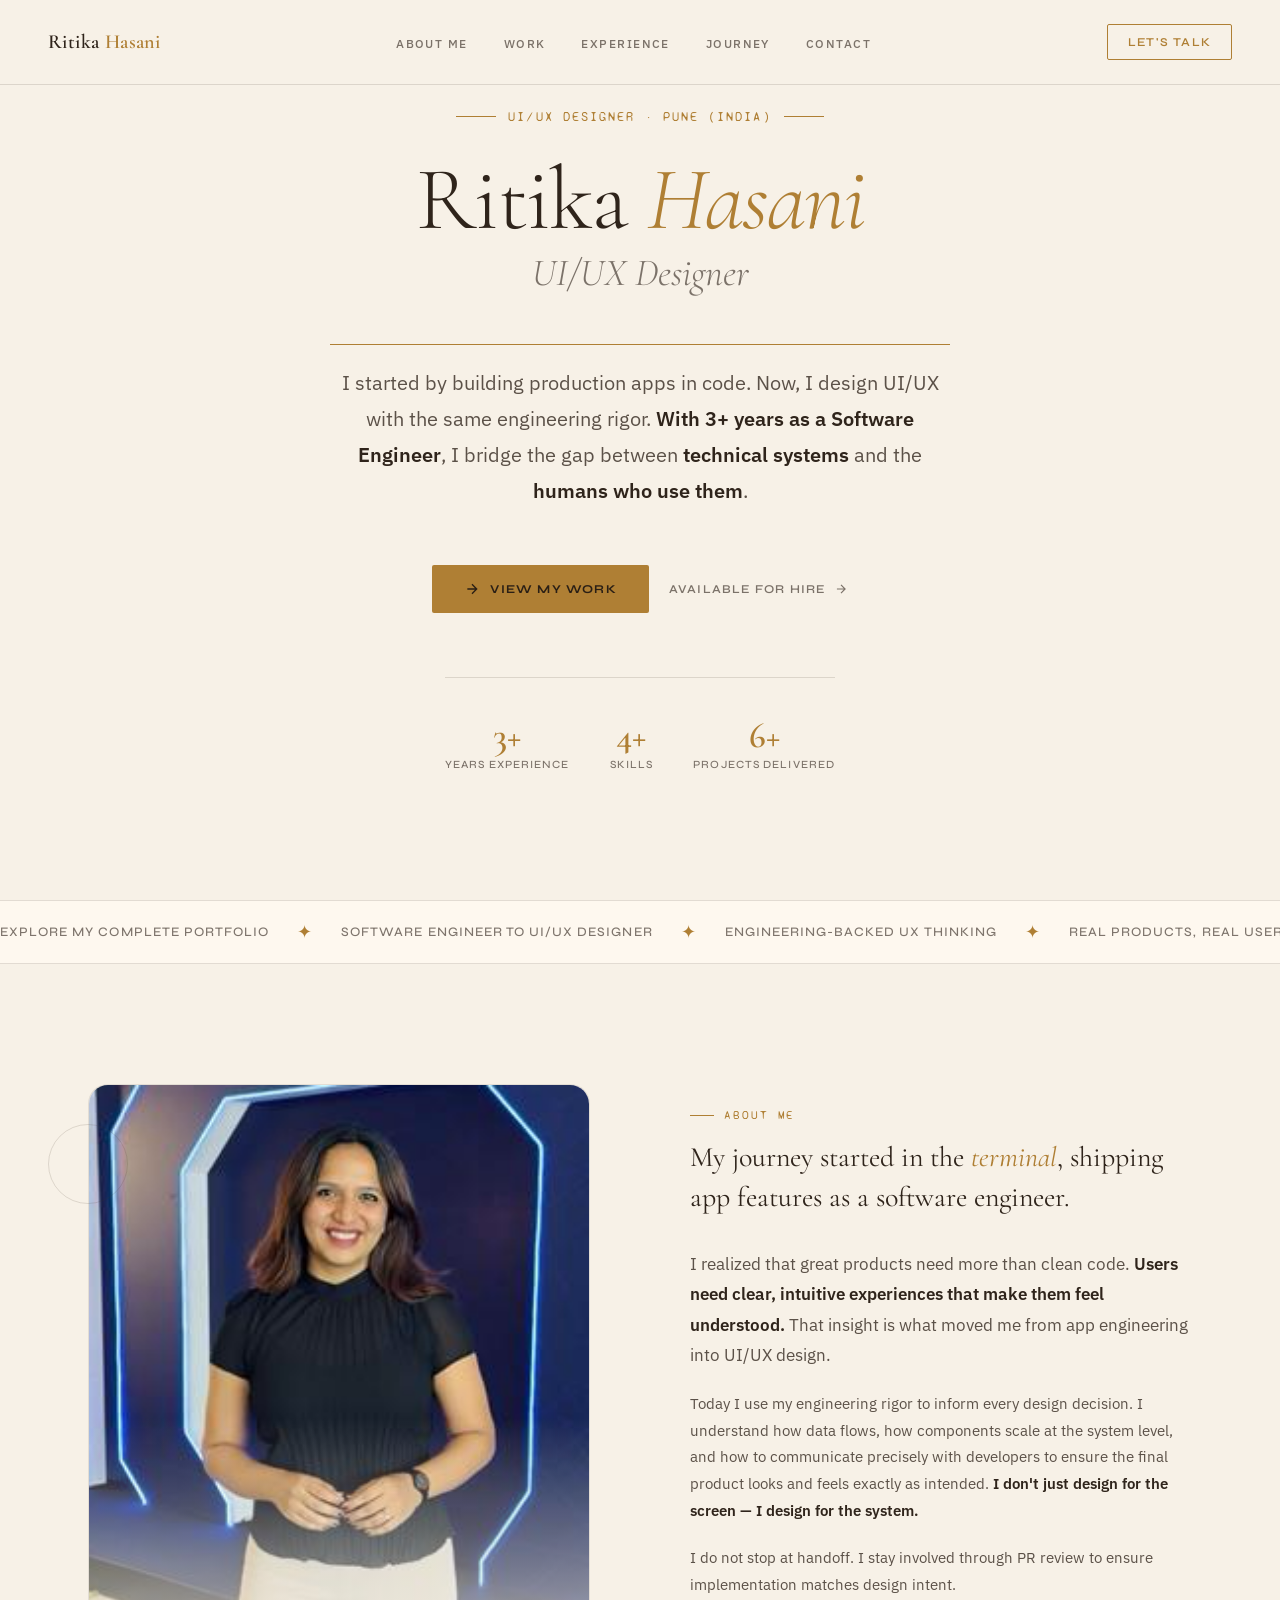
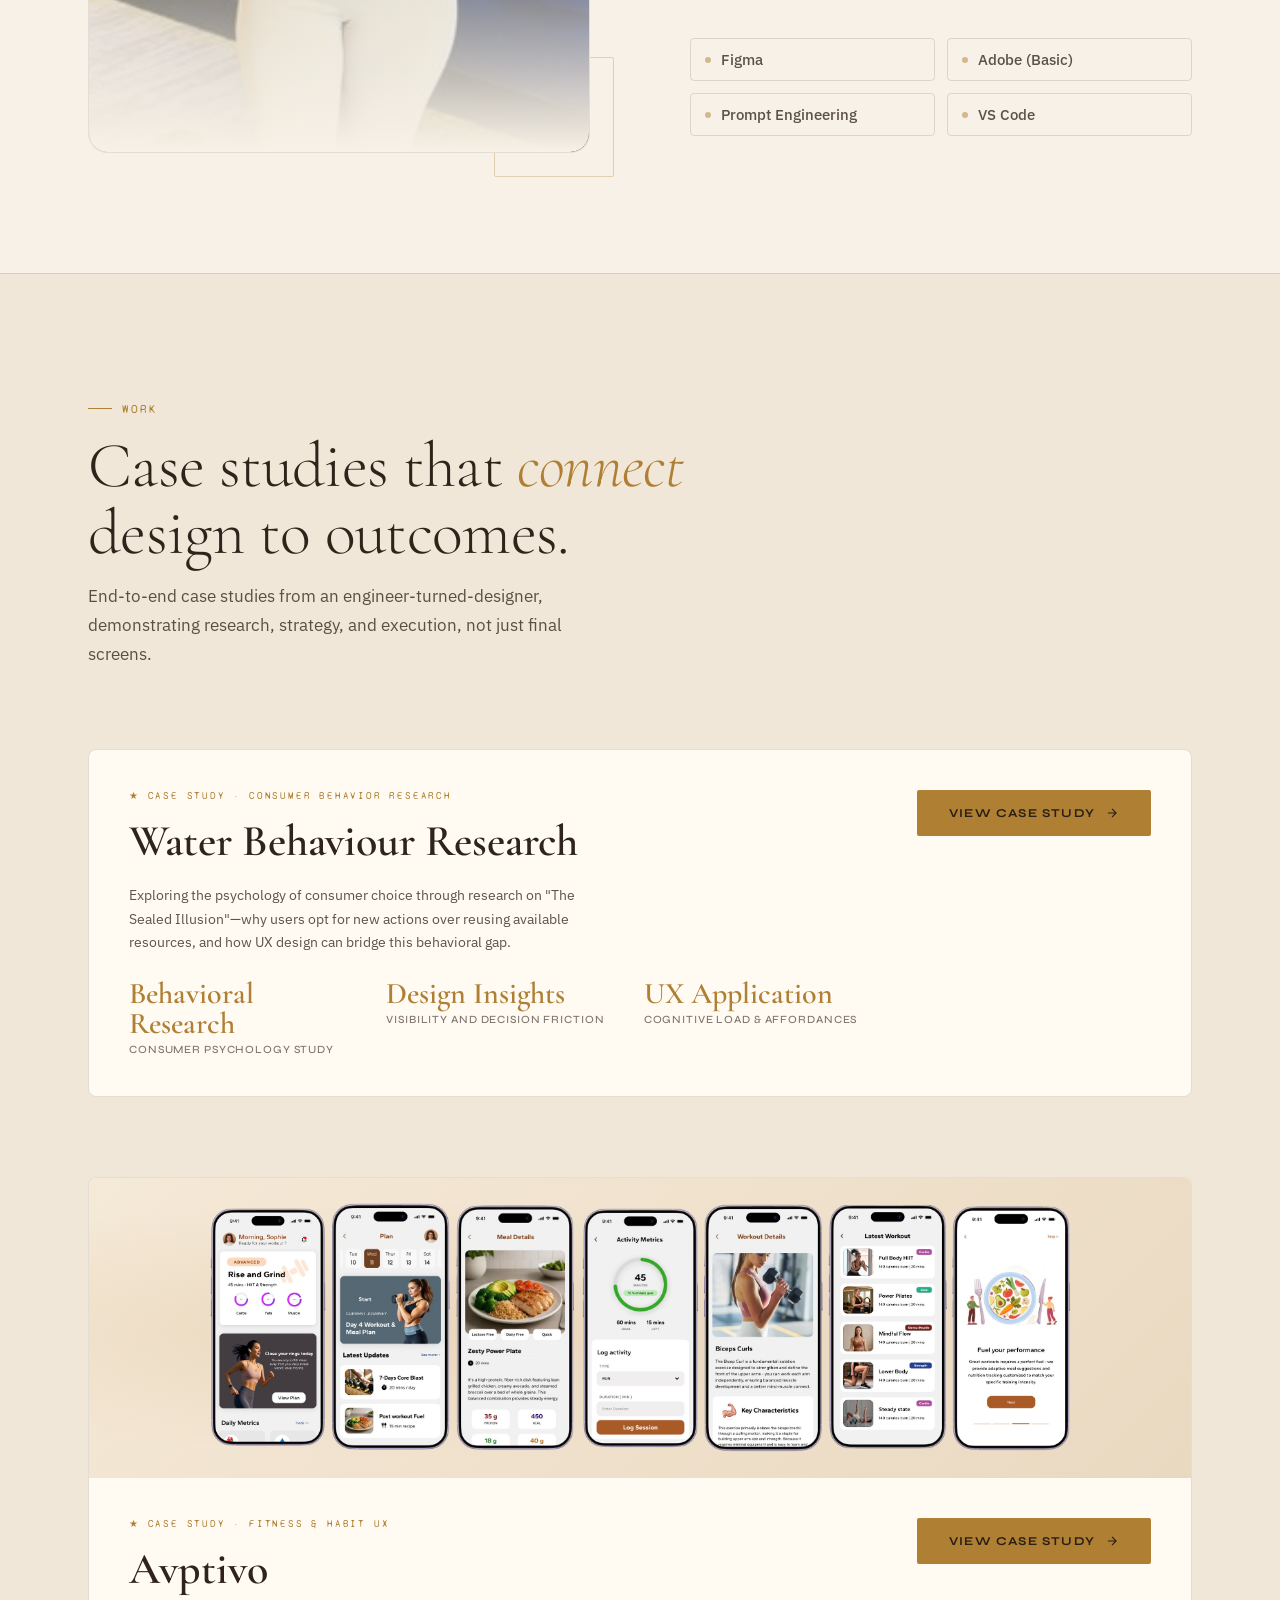
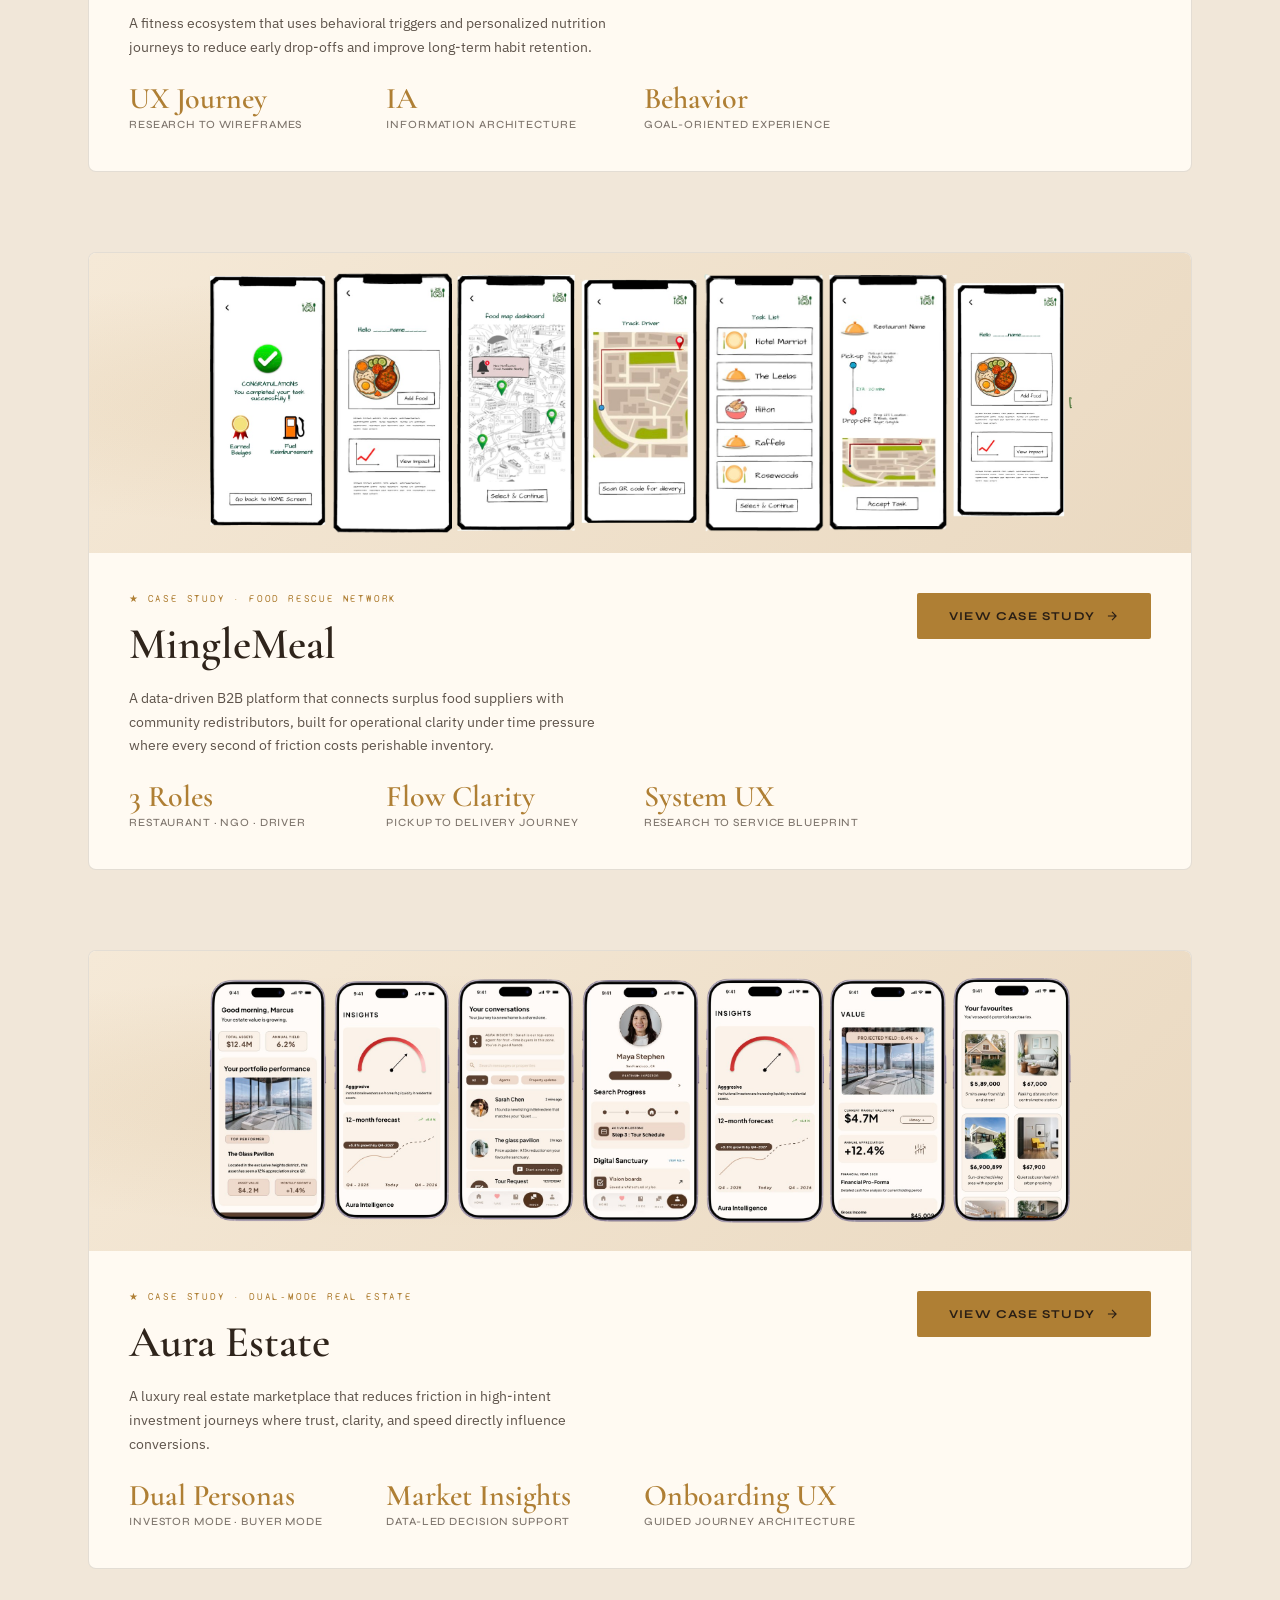
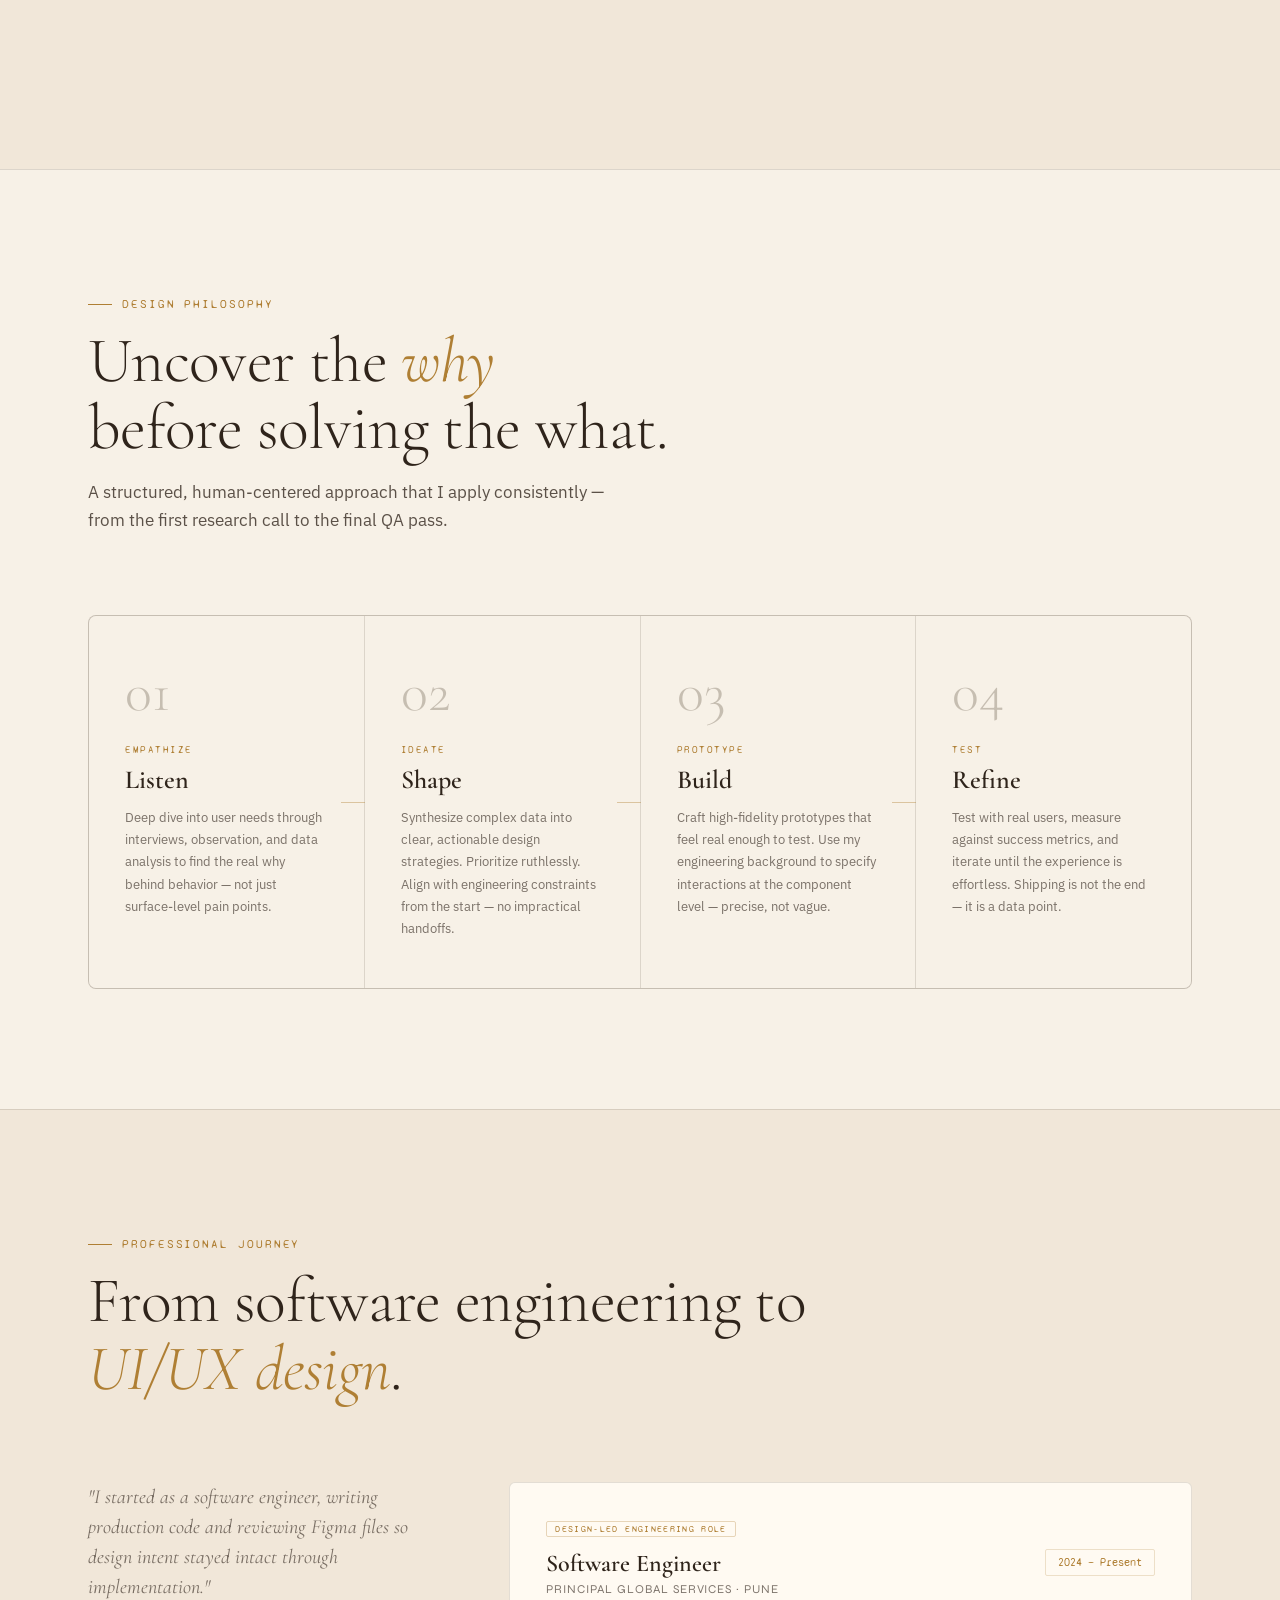
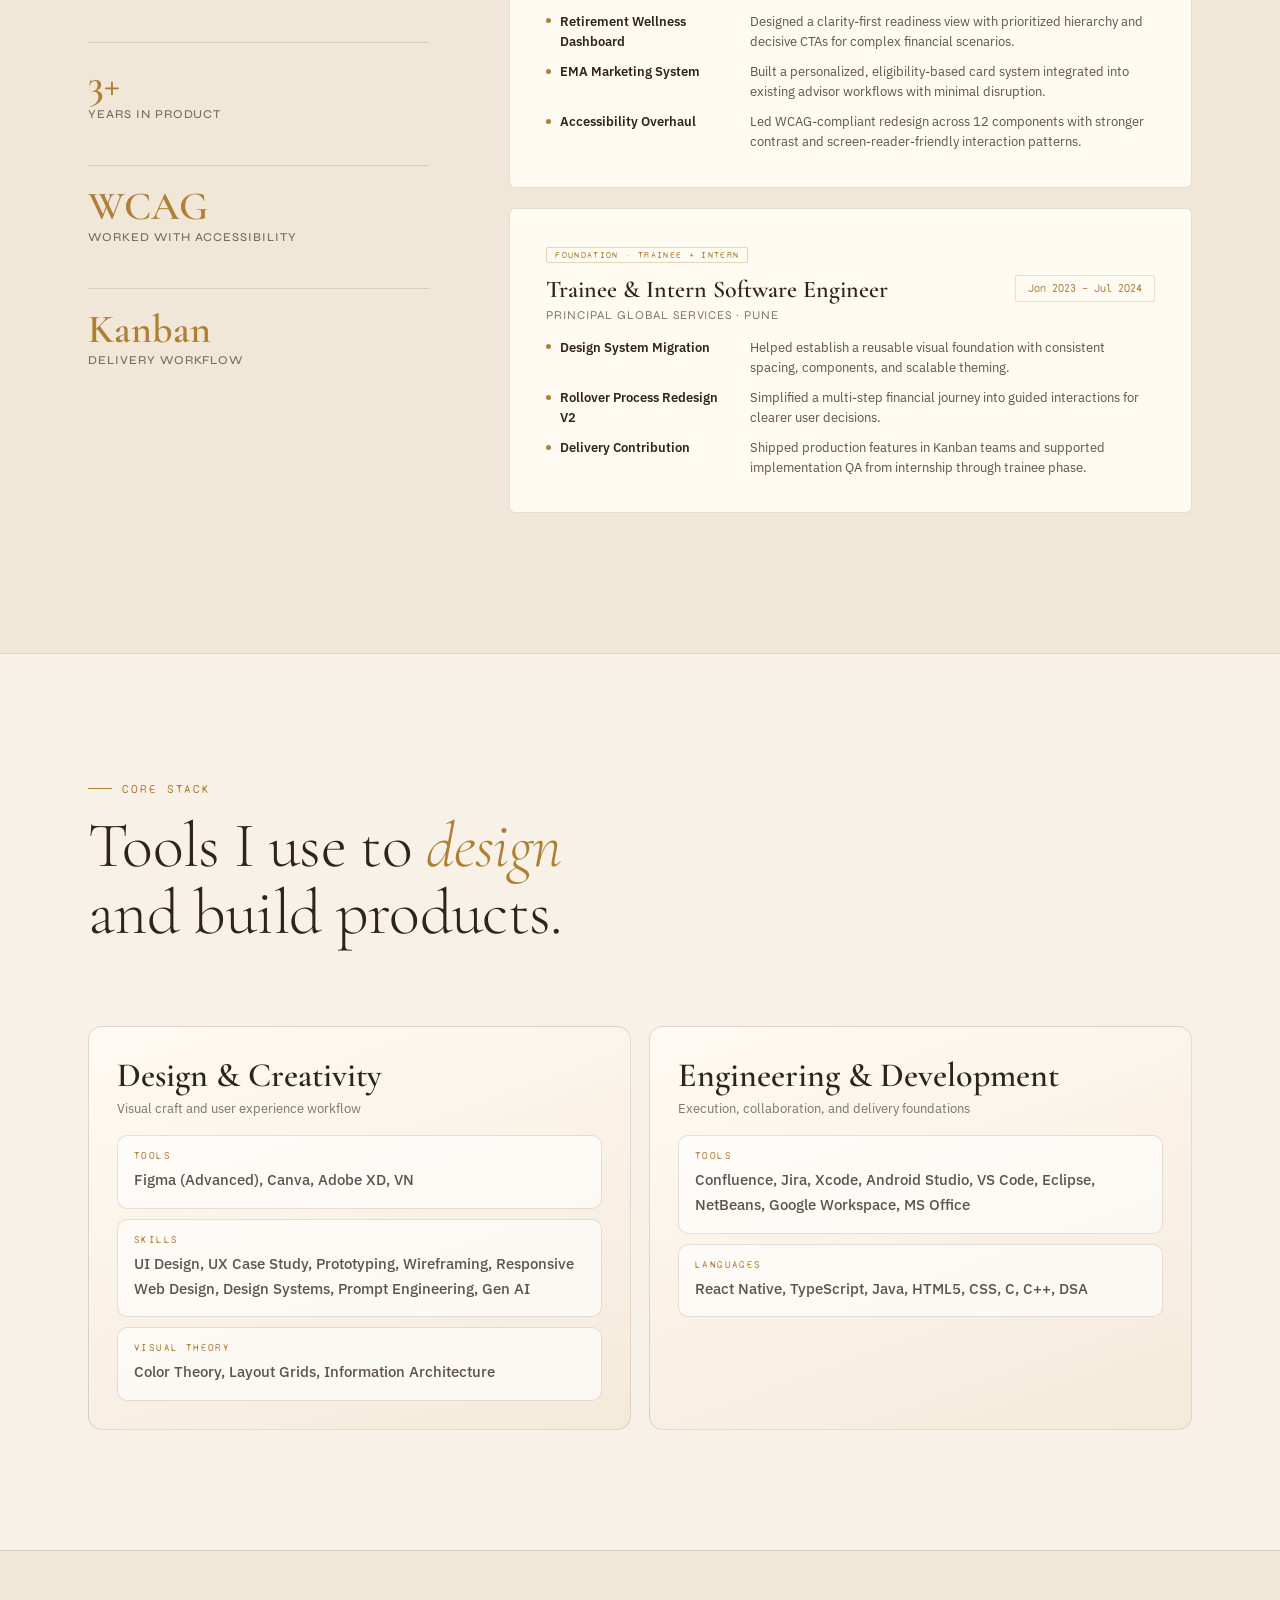
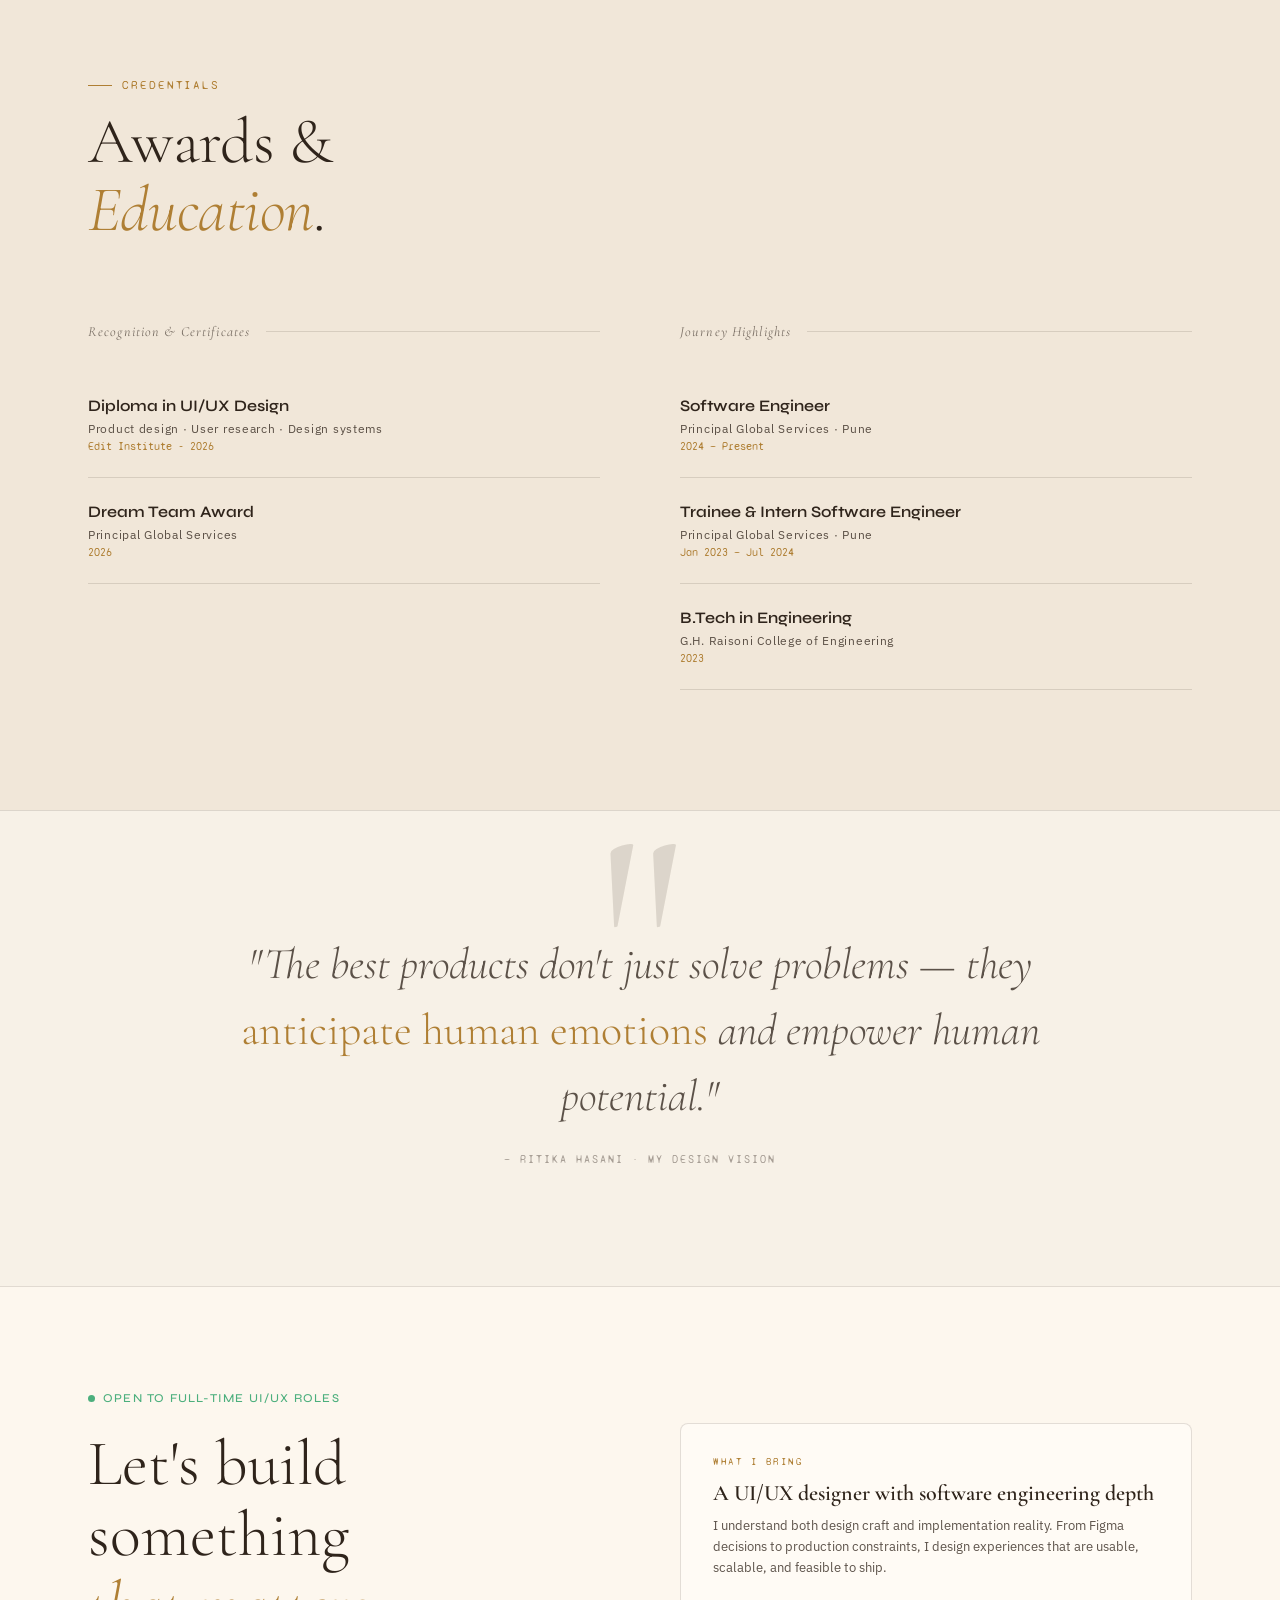
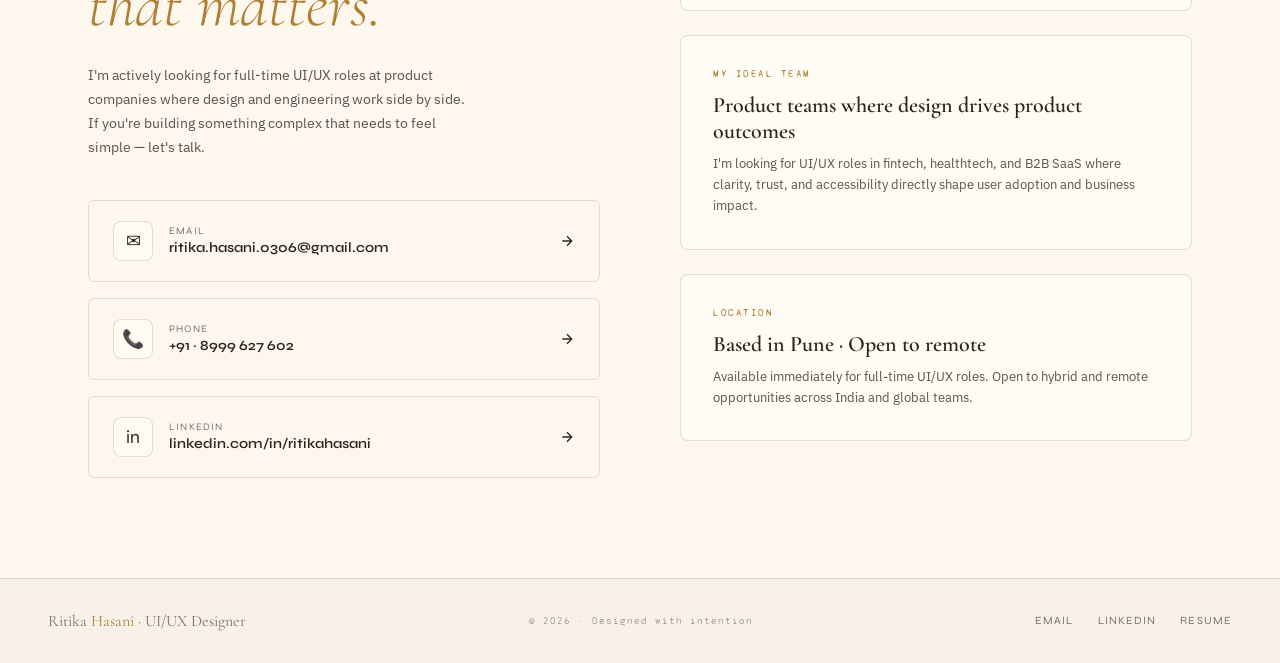
<file: index.html>
<!DOCTYPE html>
<html lang="en">
  <head>
    <meta charset="UTF-8" />
    <meta name="viewport" content="width=device-width, initial-scale=1.0" />
    <title>Ritika Hasani — UI/UX Designer</title>
    <link rel="preconnect" href="https://fonts.googleapis.com" />
    <link
      href="https://fonts.googleapis.com/css2?family=Cormorant+Garamond:ital,wght@0,300;0,400;0,600;0,700;1,300;1,400;1,600&family=IBM+Plex+Sans:wght@400;500;600;700&family=Syne:wght@400;500;600;700;800&family=Syne+Mono&display=swap"
      rel="stylesheet"
    />
    <link rel="stylesheet" href="portfolio.css" />
  </head>
  <body>
    <!-- ═══════ NAV ═══════ -->
    <nav id="nav">
      <a href="#" class="nav-logo">Ritika <span>Hasani</span></a>
      <ul class="nav-links">
        <li><a href="#about">About Me</a></li>
        <li><a href="#work">Work</a></li>
        <li><a href="#experience">Experience</a></li>
        <li><a href="#credentials">Journey</a></li>
        <li><a href="#contact">Contact</a></li>
      </ul>
      <a href="mailto:ritika.hasani.0306@gmail.com" class="nav-cta"
        >Let's Talk</a
      >
    </nav>

    <!-- ═══════ HERO ═══════ -->
    <section id="hero">
      <div class="hero-glow"></div>
      <div class="hero-left">
        <div class="hero-eyebrow">
          <div class="hero-eyebrow-line"></div>
          <span class="hero-eyebrow-text">UI/UX Designer · Pune (India)</span>
          <div class="hero-eyebrow-line"></div>
        </div>
        <h1 class="hero-name">Ritika <em>Hasani</em></h1>
        <p class="hero-role">UI/UX Designer</p>
        <p class="hero-statement">
          I started by building production apps in code. Now, I design UI/UX
          with the same engineering rigor.
          <strong>With 3+ years as a Software Engineer</strong>, I bridge the
          gap between <strong>technical systems</strong> and the
          <strong>humans who use them</strong>.
        </p>
        <div class="hero-actions">
          <a href="#work" class="btn-primary">
            <svg
              width="16"
              height="16"
              fill="none"
              stroke="currentColor"
              stroke-width="2"
              viewBox="0 0 24 24"
            >
              <path d="M5 12h14M12 5l7 7-7 7" />
            </svg>
            View My Work
          </a>
          <a href="#contact" class="btn-secondary">
            Available for hire
            <svg
              width="14"
              height="14"
              fill="none"
              stroke="currentColor"
              stroke-width="2"
              viewBox="0 0 24 24"
            >
              <path d="M5 12h14M12 5l7 7-7 7" />
            </svg>
          </a>
        </div>
        <div class="hero-stats">
          <div>
            <div class="stat-num">3+</div>
            <div class="stat-label">Years Experience</div>
          </div>
          <div>
            <div class="stat-num">4+</div>
            <div class="stat-label">Skills</div>
          </div>
          <div>
            <div class="stat-num">6+</div>
            <div class="stat-label">Projects Delivered</div>
          </div>
        </div>
      </div>
    </section>

    <!-- ═══════ MARQUEE ═══════ -->
    <div class="marquee-section">
      <div class="marquee-track">
        <div class="marquee-item">
          Explore My Complete Portfolio <span class="sep">✦</span>
        </div>
        <div class="marquee-item">
          Software Engineer to UI/UX Designer <span class="sep">✦</span>
        </div>
        <div class="marquee-item">
          Engineering-Backed UX Thinking <span class="sep">✦</span>
        </div>
        <div class="marquee-item">
          Real Products, Real Users, Real Outcomes <span class="sep">✦</span>
        </div>
        <div class="marquee-item">
          UI/UX Case Studies That Ship <span class="sep">✦</span>
        </div>
        <div class="marquee-item">
          Design Systems and App Development <span class="sep">✦</span>
        </div>
        <div class="marquee-item">
          Open to UI/UX Roles <span class="sep">✦</span>
        </div>
        <div class="marquee-item">
          Explore My Complete Portfolio <span class="sep">✦</span>
        </div>
        <div class="marquee-item">
          Software Engineer to UI/UX Designer <span class="sep">✦</span>
        </div>
        <div class="marquee-item">
          Engineering-Backed UX Thinking <span class="sep">✦</span>
        </div>
        <div class="marquee-item">
          Real Products, Real Users, Real Outcomes <span class="sep">✦</span>
        </div>
        <div class="marquee-item">
          UI/UX Case Studies That Ship <span class="sep">✦</span>
        </div>
        <div class="marquee-item">
          Design Systems and App Development <span class="sep">✦</span>
        </div>
        <div class="marquee-item">
          Open to UI/UX Roles <span class="sep">✦</span>
        </div>
      </div>
    </div>

    <!-- ═══════ ABOUT ═══════ -->
    <section id="about" class="section-pad">
      <div class="container">
        <div class="about-grid">
          <div class="about-image-area reveal">
            <div class="about-image-frame">
              <img
                class="about-image-photo"
                src="Image.png"
                alt="Ritika Hasani"
              />
            </div>
            <div class="about-deco-box"></div>
            <div class="about-deco-dot"></div>
          </div>
          <div class="about-content">
            <div class="section-tag reveal">About Me</div>
            <p class="about-lead reveal reveal-delay-1">
              My journey started in the <em>terminal</em>, shipping app features
              as a software engineer.
            </p>
            <p class="about-body about-body-shift reveal reveal-delay-2">
              I realized that great products need more than clean code.
              <strong
                >Users need clear, intuitive experiences that make them feel
                understood.</strong
              >
              That insight is what moved me from app engineering into UI/UX
              design.
            </p>
            <p class="about-body reveal reveal-delay-2">
              Today I use my engineering rigor to inform every design decision.
              I understand how data flows, how components scale at the system
              level, and how to communicate precisely with developers to ensure
              the final product looks and feels exactly as intended.
              <strong
                >I don't just design for the screen — I design for the
                system.</strong
              >
            </p>
            <p class="about-body reveal reveal-delay-3">
              I do not stop at handoff. I stay involved through PR review to
              ensure implementation matches design intent.
            </p>
            <div class="skills-grid reveal reveal-delay-4">
              <div class="skill-chip">
                <span class="skill-chip-dot"></span>Figma
              </div>
              <div class="skill-chip">
                <span class="skill-chip-dot"></span>Adobe (Basic)
              </div>
              <div class="skill-chip">
                <span class="skill-chip-dot"></span>Prompt Engineering
              </div>
              <div class="skill-chip">
                <span class="skill-chip-dot"></span>VS Code
              </div>
            </div>
          </div>
        </div>
      </div>
    </section>

    <!-- ═══════ WORK ═══════ -->
    <section id="work" class="section-pad">
      <div class="container">
        <div class="section-header reveal">
          <div class="section-tag">Work</div>
          <h2 class="section-title">
            Case studies that <em>connect</em><br />design to outcomes.
          </h2>
          <p class="section-subtitle">
            End-to-end case studies from an engineer-turned-designer,
            demonstrating research, strategy, and execution, not just final
            screens.
          </p>
        </div>

        <!-- Project 01 -->
        <div class="featured-project reveal">
          <div class="featured-project-body">
            <div>
              <div class="featured-label">
                ★ Case Study · Consumer Behavior Research
              </div>
              <h3 class="featured-title">Water Behaviour Research</h3>
              <p class="featured-desc">
                Exploring the psychology of consumer choice through research on "The Sealed Illusion"—why users opt for new actions over reusing available resources, and how UX design can bridge this behavioral gap.
              </p>
              <div class="featured-metrics">
                <div>
                  <div class="metric-val">Behavioral Research</div>
                  <div class="metric-label">Consumer psychology study</div>
                </div>
                <div>
                  <div class="metric-val">Design Insights</div>
                  <div class="metric-label">Visibility and decision friction</div>
                </div>
                <div>
                  <div class="metric-val">UX Application</div>
                  <div class="metric-label">Cognitive load & affordances</div>
                </div>
              </div>
            </div>
            <a
              href="water-behaviour.html"
              class="btn-primary"
              style="align-self: flex-start; white-space: nowrap"
            >
              View Case Study
              <svg
                width="14"
                height="14"
                fill="none"
                stroke="currentColor"
                stroke-width="2"
                viewBox="0 0 24 24"
              >
                <path d="M5 12h14M12 5l7 7-7 7" />
              </svg>
            </a>
          </div>
        </div>

        <!-- Project 02 -->
        <div class="featured-project reveal reveal-delay-1">
          <div class="featured-project-image">
            <div class="project-gallery project-gallery-avptivo">
              <div class="project-shot">
                <img src="avptivo_1.png" alt="Avptivo screen one" />
              </div>
              <div class="project-shot">
                <img src="avptivo_2.png" alt="Avptivo screen two" />
              </div>
              <div class="project-shot">
                <img src="avptivo_3.png" alt="Avptivo screen three" />
              </div>
              <div class="project-shot">
                <img src="avptivo_4.png" alt="Avptivo screen four" />
              </div>
              <div class="project-shot">
                <img src="avptivo_5.png" alt="Avptivo screen five" />
              </div>
              <div class="project-shot">
                <img src="avptivo_6.png" alt="Avptivo screen six" />
              </div>
              <div class="project-shot">
                <img src="avptivo_7.png" alt="Avptivo screen seven" />
              </div>
            </div>
          </div>
          <div class="featured-project-body">
            <div>
              <div class="featured-label">
                ★ Case Study · Fitness & Habit UX
              </div>
              <h3 class="featured-title">Avptivo</h3>
              <p class="featured-desc">
                A fitness ecosystem that uses behavioral triggers and
                personalized nutrition journeys to reduce early drop-offs and
                improve long-term habit retention.
              </p>
              <div class="featured-metrics">
                <div>
                  <div class="metric-val">UX Journey</div>
                  <div class="metric-label">Research to wireframes</div>
                </div>
                <div>
                  <div class="metric-val">IA</div>
                  <div class="metric-label">Information architecture</div>
                </div>
                <div>
                  <div class="metric-val">Behavior</div>
                  <div class="metric-label">Goal-oriented experience</div>
                </div>
              </div>
            </div>
            <a
              href="avptivo.html"
              class="btn-primary"
              style="align-self: flex-start; white-space: nowrap"
            >
              View Case Study
              <svg
                width="14"
                height="14"
                fill="none"
                stroke="currentColor"
                stroke-width="2"
                viewBox="0 0 24 24"
              >
                <path d="M5 12h14M12 5l7 7-7 7" />
              </svg>
            </a>
          </div>
        </div>

        <!-- Project 03 -->
        <div class="featured-project reveal reveal-delay-2">
          <div class="featured-project-image">
            <div class="project-gallery project-gallery-minglemeal">
              <div class="project-shot">
                <img src="minglemeal_1.png" alt="MingleMeal screen one" />
              </div>
              <div class="project-shot">
                <img src="minglemeal_2.png" alt="MingleMeal screen two" />
              </div>
              <div class="project-shot">
                <img src="minglemeal_3.png" alt="MingleMeal screen three" />
              </div>
              <div class="project-shot">
                <img src="minglemeal_4.png" alt="MingleMeal screen four" />
              </div>
              <div class="project-shot">
                <img src="minglemeal_5.png" alt="MingleMeal screen five" />
              </div>
              <div class="project-shot">
                <img src="minglemeal_6.png" alt="MingleMeal screen six" />
              </div>
              <div class="project-shot">
                <img src="minglemeal_7.png" alt="MingleMeal screen seven" />
              </div>
            </div>
          </div>
          <div class="featured-project-body">
            <div>
              <div class="featured-label">
                ★ Case Study · Food Rescue Network
              </div>
              <h3 class="featured-title">MingleMeal</h3>
              <p class="featured-desc">
                A data-driven B2B platform that connects surplus food suppliers
                with community redistributors, built for operational clarity
                under time pressure where every second of friction costs
                perishable inventory.
              </p>
              <div class="featured-metrics">
                <div>
                  <div class="metric-val">3 Roles</div>
                  <div class="metric-label">Restaurant · NGO · Driver</div>
                </div>
                <div>
                  <div class="metric-val">Flow Clarity</div>
                  <div class="metric-label">Pickup to delivery journey</div>
                </div>
                <div>
                  <div class="metric-val">System UX</div>
                  <div class="metric-label">Research to service blueprint</div>
                </div>
              </div>
            </div>
            <a
              href="minglemeal.html"
              class="btn-primary"
              style="align-self: flex-start; white-space: nowrap"
            >
              View Case Study
              <svg
                width="14"
                height="14"
                fill="none"
                stroke="currentColor"
                stroke-width="2"
                viewBox="0 0 24 24"
              >
                <path d="M5 12h14M12 5l7 7-7 7" />
              </svg>
            </a>
          </div>
        </div>

        <!-- Project 04 -->
        <div class="featured-project reveal reveal-delay-3">
          <div class="featured-project-image">
            <div class="project-gallery project-gallery-aura">
              <div class="project-shot">
                <img src="auraestate_1.png" alt="Aura Estate screen one" />
              </div>
              <div class="project-shot">
                <img src="auraestate_2.png" alt="Aura Estate screen two" />
              </div>
              <div class="project-shot">
                <img src="auraestate_3.png" alt="Aura Estate screen three" />
              </div>
              <div class="project-shot">
                <img src="auraestate_4.png" alt="Aura Estate screen four" />
              </div>
              <div class="project-shot">
                <img src="auraestate_5.png" alt="Aura Estate screen five" />
              </div>
              <div class="project-shot">
                <img src="auraestate_6.png" alt="Aura Estate screen six" />
              </div>
              <div class="project-shot">
                <img src="auraestate_7.png" alt="Aura Estate screen seven" />
              </div>
            </div>
          </div>
          <div class="featured-project-body">
            <div>
              <div class="featured-label">
                ★ Case Study · Dual-Mode Real Estate
              </div>
              <h3 class="featured-title">Aura Estate</h3>
              <p class="featured-desc">
                A luxury real estate marketplace that reduces friction in
                high-intent investment journeys where trust, clarity, and speed
                directly influence conversions.
              </p>
              <div class="featured-metrics">
                <div>
                  <div class="metric-val">Dual Personas</div>
                  <div class="metric-label">Investor mode · Buyer mode</div>
                </div>
                <div>
                  <div class="metric-val">Market Insights</div>
                  <div class="metric-label">Data-led decision support</div>
                </div>
                <div>
                  <div class="metric-val">Onboarding UX</div>
                  <div class="metric-label">Guided journey architecture</div>
                </div>
              </div>
            </div>
            <a
              href="auraestate.html"
              class="btn-primary"
              style="align-self: flex-start; white-space: nowrap"
            >
              View Case Study
              <svg
                width="14"
                height="14"
                fill="none"
                stroke="currentColor"
                stroke-width="2"
                viewBox="0 0 24 24"
              >
                <path d="M5 12h14M12 5l7 7-7 7" />
              </svg>
            </a>
          </div>
        </div>
      </div>
    </section>

    <!-- ═══════ PROCESS ═══════ -->
    <section id="process" class="section-pad">
      <div class="container">
        <div class="section-header reveal">
          <div class="section-tag">Design Philosophy</div>
          <h2 class="section-title">
            Uncover the <em>why</em><br />before solving the what.
          </h2>
          <p class="section-subtitle">
            A structured, human-centered approach that I apply consistently —
            from the first research call to the final QA pass.
          </p>
        </div>
        <div class="process-grid reveal">
          <div class="process-step">
            <div class="process-step-num">01</div>
            <div class="process-step-label">Empathize</div>
            <div class="process-step-title">Listen</div>
            <div class="process-step-body">
              Deep dive into user needs through interviews, observation, and
              data analysis to find the real why behind behavior — not just
              surface-level pain points.
            </div>
            <div class="process-connector"></div>
          </div>
          <div class="process-step">
            <div class="process-step-num">02</div>
            <div class="process-step-label">Ideate</div>
            <div class="process-step-title">Shape</div>
            <div class="process-step-body">
              Synthesize complex data into clear, actionable design strategies.
              Prioritize ruthlessly. Align with engineering constraints from the
              start — no impractical handoffs.
            </div>
            <div class="process-connector"></div>
          </div>
          <div class="process-step">
            <div class="process-step-num">03</div>
            <div class="process-step-label">Prototype</div>
            <div class="process-step-title">Build</div>
            <div class="process-step-body">
              Craft high-fidelity prototypes that feel real enough to test. Use
              my engineering background to specify interactions at the component
              level — precise, not vague.
            </div>
            <div class="process-connector"></div>
          </div>
          <div class="process-step">
            <div class="process-step-num">04</div>
            <div class="process-step-label">Test</div>
            <div class="process-step-title">Refine</div>
            <div class="process-step-body">
              Test with real users, measure against success metrics, and iterate
              until the experience is effortless. Shipping is not the end — it
              is a data point.
            </div>
          </div>
        </div>
      </div>
    </section>

    <!-- ═══════ EXPERIENCE ═══════ -->
    <section id="experience" class="section-pad">
      <div class="container">
        <div class="section-header reveal">
          <div class="section-tag">Professional Journey</div>
          <h2 class="section-title">
            From software engineering to<br /><em>UI/UX design</em>.
          </h2>
        </div>
        <div class="exp-layout">
          <div class="exp-sidebar reveal">
            <p class="exp-sidebar-title">
              "I started as a software engineer, writing production code and
              reviewing Figma files so design intent stayed intact through
              implementation."
            </p>
            <div class="exp-quick-stats">
              <div class="exp-stat">
                <div class="exp-stat-num">3+</div>
                <div class="exp-stat-label">Years in Product</div>
              </div>
              <div class="exp-stat">
                <div class="exp-stat-num">WCAG</div>
                <div class="exp-stat-label">Worked with Accessibility</div>
              </div>
              <div class="exp-stat">
                <div class="exp-stat-num">Kanban</div>
                <div class="exp-stat-label">Delivery Workflow</div>
              </div>
            </div>
          </div>
          <div class="exp-timeline">
            <div class="exp-entry reveal">
              <div class="exp-design-label">Design-led Engineering Role</div>
              <div class="exp-entry-header">
                <div>
                  <div class="exp-role">Software Engineer</div>
                  <div class="exp-company">
                    Principal Global Services · Pune
                  </div>
                </div>
                <div class="exp-dates">2024 — Present</div>
              </div>
              <ul class="exp-highlights">
                <li>
                  <strong>Retirement Wellness Dashboard</strong>
                  <span
                    >Designed a clarity-first readiness view with prioritized
                    hierarchy and decisive CTAs for complex financial
                    scenarios.</span
                  >
                </li>
                <li>
                  <strong>EMA Marketing System</strong>
                  <span
                    >Built a personalized, eligibility-based card system
                    integrated into existing advisor workflows with minimal
                    disruption.</span
                  >
                </li>
                <li>
                  <strong>Accessibility Overhaul</strong>
                  <span
                    >Led WCAG-compliant redesign across 12 components with
                    stronger contrast and screen-reader-friendly interaction
                    patterns.</span
                  >
                </li>
              </ul>
            </div>
            <div class="exp-entry reveal reveal-delay-1">
              <div class="exp-design-label">Foundation · Trainee + Intern</div>
              <div class="exp-entry-header">
                <div>
                  <div class="exp-role">Trainee & Intern Software Engineer</div>
                  <div class="exp-company">
                    Principal Global Services · Pune
                  </div>
                </div>
                <div class="exp-dates">Jan 2023 — Jul 2024</div>
              </div>
              <ul class="exp-highlights">
                <li>
                  <strong>Design System Migration</strong>
                  <span
                    >Helped establish a reusable visual foundation with
                    consistent spacing, components, and scalable theming.</span
                  >
                </li>
                <li>
                  <strong>Rollover Process Redesign V2</strong>
                  <span
                    >Simplified a multi-step financial journey into guided
                    interactions for clearer user decisions.</span
                  >
                </li>
                <li>
                  <strong>Delivery Contribution</strong>
                  <span
                    >Shipped production features in Kanban teams and supported
                    implementation QA from internship through trainee
                    phase.</span
                  >
                </li>
              </ul>
            </div>
          </div>
        </div>
      </div>
    </section>

    <!-- ═══════ TOOLS ═══════ -->
    <section id="stack" class="section-pad">
      <div class="container">
        <div class="section-header reveal">
          <div class="section-tag">Core Stack</div>
          <h2 class="section-title">
            Tools I use to <em>design</em><br />and build products.
          </h2>
        </div>
        <div class="stack-tabs reveal">
          <article class="stack-tab">
            <div class="stack-tab-head">
              <h3>Design & Creativity</h3>
              <p>Visual craft and user experience workflow</p>
            </div>
            <div class="stack-chip-grid">
              <div class="stack-chip">
                <span class="stack-chip-label">Tools</span>
                <span class="stack-chip-copy"
                  >Figma (Advanced), Canva, Adobe XD, VN</span
                >
              </div>
              <div class="stack-chip">
                <span class="stack-chip-label">Skills</span>
                <span class="stack-chip-copy"
                  >UI Design, UX Case Study, Prototyping, Wireframing,
                  Responsive Web Design, Design Systems, Prompt Engineering, Gen
                  AI</span
                >
              </div>
              <div class="stack-chip">
                <span class="stack-chip-label">Visual Theory</span>
                <span class="stack-chip-copy"
                  >Color Theory, Layout Grids, Information Architecture</span
                >
              </div>
            </div>
          </article>
          <article class="stack-tab">
            <div class="stack-tab-head">
              <h3>Engineering & Development</h3>
              <p>Execution, collaboration, and delivery foundations</p>
            </div>
            <div class="stack-chip-grid">
              <div class="stack-chip">
                <span class="stack-chip-label">Tools</span>
                <span class="stack-chip-copy"
                  >Confluence, Jira, Xcode, Android Studio, VS Code, Eclipse,
                  NetBeans, Google Workspace, MS Office</span
                >
              </div>
              <div class="stack-chip">
                <span class="stack-chip-label">Languages</span>
                <span class="stack-chip-copy"
                  >React Native, TypeScript, Java, HTML5, CSS, C, C++, DSA</span
                >
              </div>
            </div>
          </article>
        </div>
      </div>
    </section>

    <!-- ═══════ CREDENTIALS ═══════ -->
    <section id="credentials" class="section-pad">
      <div class="container">
        <div class="section-header reveal">
          <div class="section-tag">Credentials</div>
          <h2 class="section-title">Awards &<br /><em>Education</em>.</h2>
        </div>
        <div class="creds-grid">
          <div class="reveal">
            <div class="creds-col-title">Recognition & Certificates</div>
            <div class="cred-item">
              <div class="cred-title">Diploma in UI/UX Design</div>
              <div class="cred-sub">
                Product design · User research · Design systems
              </div>
              <div class="cred-year">Edit Institute - 2026</div>
            </div>
            <div class="cred-item">
              <div class="cred-title">Dream Team Award</div>
              <div class="cred-sub">Principal Global Services</div>
              <div class="cred-year">2026</div>
            </div>
          </div>
          <div class="reveal reveal-delay-2">
            <div class="creds-col-title">Journey Highlights</div>
            <div class="cred-item">
              <div class="cred-title">Software Engineer</div>
              <div class="cred-sub">Principal Global Services · Pune</div>
              <div class="cred-year">2024 — Present</div>
            </div>
            <div class="cred-item">
              <div class="cred-title">Trainee & Intern Software Engineer</div>
              <div class="cred-sub">Principal Global Services · Pune</div>
              <div class="cred-year">Jan 2023 — Jul 2024</div>
            </div>
            <div class="cred-item">
              <div class="cred-title">B.Tech in Engineering</div>
              <div class="cred-sub">G.H. Raisoni College of Engineering</div>
              <div class="cred-year">2023</div>
            </div>
          </div>
        </div>
      </div>
    </section>

    <!-- ═══════ QUOTE ═══════ -->
    <div class="quote-section">
      <p class="quote-text reveal">
        "The best products don't just solve problems — they
        <em>anticipate human emotions</em> and empower human potential."
      </p>
      <p class="quote-attr reveal reveal-delay-1">
        — Ritika Hasani · My design vision
      </p>
    </div>

    <!-- ═══════ CONTACT ═══════ -->
    <section id="contact">
      <div class="container">
        <div class="contact-inner">
          <div class="contact-left reveal">
            <div class="contact-available">
              <div class="contact-available-dot"></div>
              Open to full-time UI/UX roles
            </div>
            <h2 class="contact-heading">
              Let's build something<br /><em>that matters.</em>
            </h2>
            <p class="contact-body">
              I'm actively looking for full-time UI/UX roles at product
              companies where design and engineering work side by side. If
              you're building something complex that needs to feel simple —
              let's talk.
            </p>
            <div class="contact-links">
              <a
                href="mailto:ritika.hasani.0306@gmail.com"
                class="contact-link"
              >
                <div class="contact-link-icon">✉</div>
                <div class="contact-link-text">
                  <div class="contact-link-label">Email</div>
                  <div class="contact-link-value">
                    ritika.hasani.0306@gmail.com
                  </div>
                </div>
                <svg
                  width="16"
                  height="16"
                  fill="none"
                  stroke="currentColor"
                  stroke-width="2"
                  viewBox="0 0 24 24"
                >
                  <path d="M5 12h14M12 5l7 7-7 7" />
                </svg>
              </a>
              <a href="tel:+918999627602" class="contact-link">
                <div class="contact-link-icon">📞</div>
                <div class="contact-link-text">
                  <div class="contact-link-label">Phone</div>
                  <div class="contact-link-value">+91 · 8999 627 602</div>
                </div>
                <svg
                  width="16"
                  height="16"
                  fill="none"
                  stroke="currentColor"
                  stroke-width="2"
                  viewBox="0 0 24 24"
                >
                  <path d="M5 12h14M12 5l7 7-7 7" />
                </svg>
              </a>
              <a
                href="https://www.linkedin.com/in/ritika-hasani-b477501a9"
                class="contact-link"
                target="_blank"
                rel="noopener noreferrer"
              >
                <div class="contact-link-icon">in</div>
                <div class="contact-link-text">
                  <div class="contact-link-label">LinkedIn</div>
                  <div class="contact-link-value">
                    linkedin.com/in/ritikahasani
                  </div>
                </div>
                <svg
                  width="16"
                  height="16"
                  fill="none"
                  stroke="currentColor"
                  stroke-width="2"
                  viewBox="0 0 24 24"
                >
                  <path d="M5 12h14M12 5l7 7-7 7" />
                </svg>
              </a>
            </div>
          </div>
          <div class="contact-right reveal reveal-delay-2">
            <div class="contact-offer">
              <div class="contact-offer-label">What I bring</div>
              <div class="contact-offer-title">
                A UI/UX designer with software engineering depth
              </div>
              <div class="contact-offer-body">
                I understand both design craft and implementation reality. From
                Figma decisions to production constraints, I design experiences
                that are usable, scalable, and feasible to ship.
              </div>
            </div>
            <div class="contact-offer">
              <div class="contact-offer-label">My ideal team</div>
              <div class="contact-offer-title">
                Product teams where design drives product outcomes
              </div>
              <div class="contact-offer-body">
                I'm looking for UI/UX roles in fintech, healthtech, and B2B SaaS
                where clarity, trust, and accessibility directly shape user
                adoption and business impact.
              </div>
            </div>
            <div class="contact-offer">
              <div class="contact-offer-label">Location</div>
              <div class="contact-offer-title">
                Based in Pune · Open to remote
              </div>
              <div class="contact-offer-body">
                Available immediately for full-time UI/UX roles. Open to hybrid
                and remote opportunities across India and global teams.
              </div>
            </div>
          </div>
        </div>
      </div>
    </section>

    <!-- ═══════ FOOTER ═══════ -->
    <footer>
      <div class="footer-brand">
        Ritika <span>Hasani</span> · UI/UX Designer
      </div>
      <div class="footer-copy">© 2026 · Designed with intention</div>
      <div class="footer-links">
        <a href="mailto:ritika.hasani.0306@gmail.com">Email</a>
        <a
          href="https://www.linkedin.com/in/ritika-hasani-b477501a9"
          target="_blank"
          rel="noopener noreferrer"
          >LinkedIn</a
        >
        <a
          href="https://drive.google.com/file/d/1xRbjM-YlccKc3PoMZjt7O5ifokO0vY9r/view?usp=sharing"
          target="_blank"
          rel="noopener noreferrer"
          >Resume</a
        >
      </div>
    </footer>

    <script>
      // ═══ NAV SCROLL ═══
      const nav = document.getElementById("nav");
      window.addEventListener("scroll", () => {
        nav.classList.toggle("scrolled", window.scrollY > 60);
      });

      // ═══ REVEAL ON SCROLL ═══
      const revealEls = document.querySelectorAll(".reveal");
      const io = new IntersectionObserver(
        (entries) => {
          entries.forEach((e) => {
            if (e.isIntersecting) {
              e.target.classList.add("visible");
              io.unobserve(e.target);
            }
          });
        },
        { threshold: 0.12 },
      );
      revealEls.forEach((el) => io.observe(el));
    </script>
  </body>
</html>
</file>
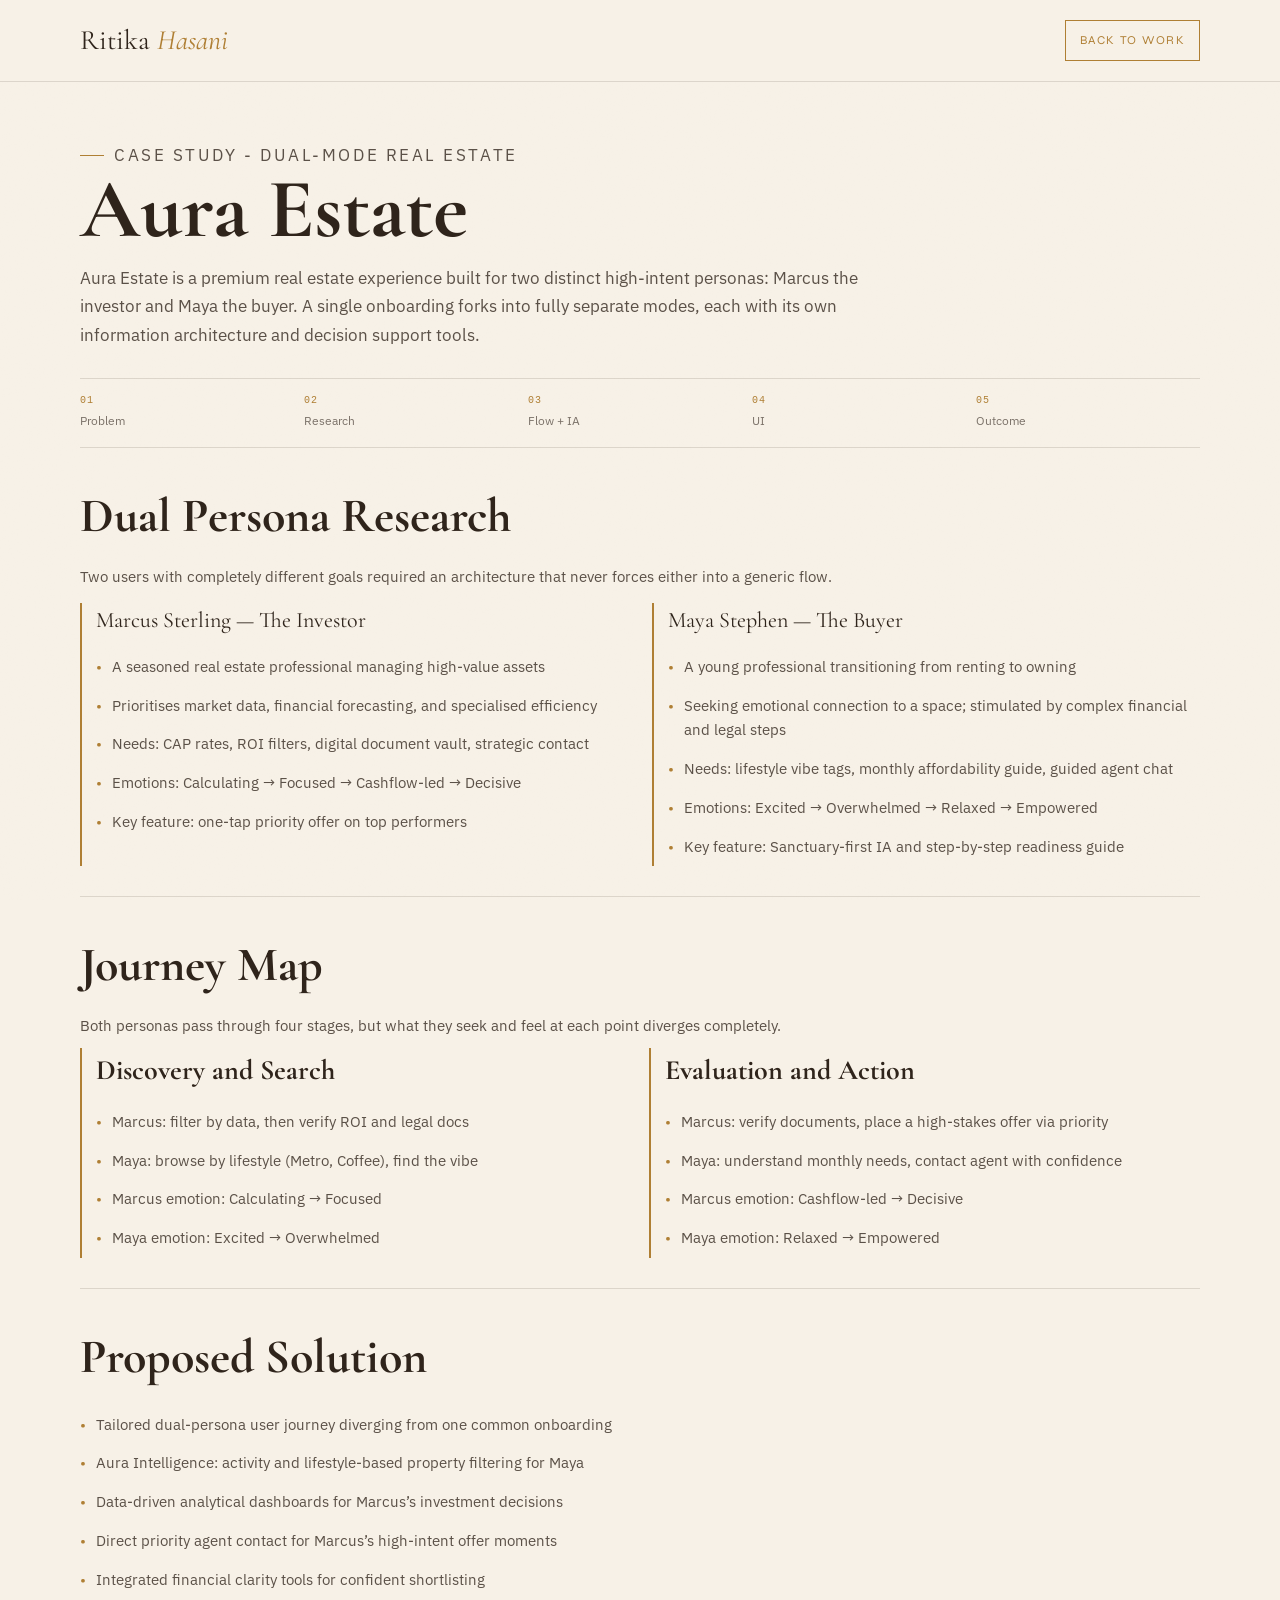
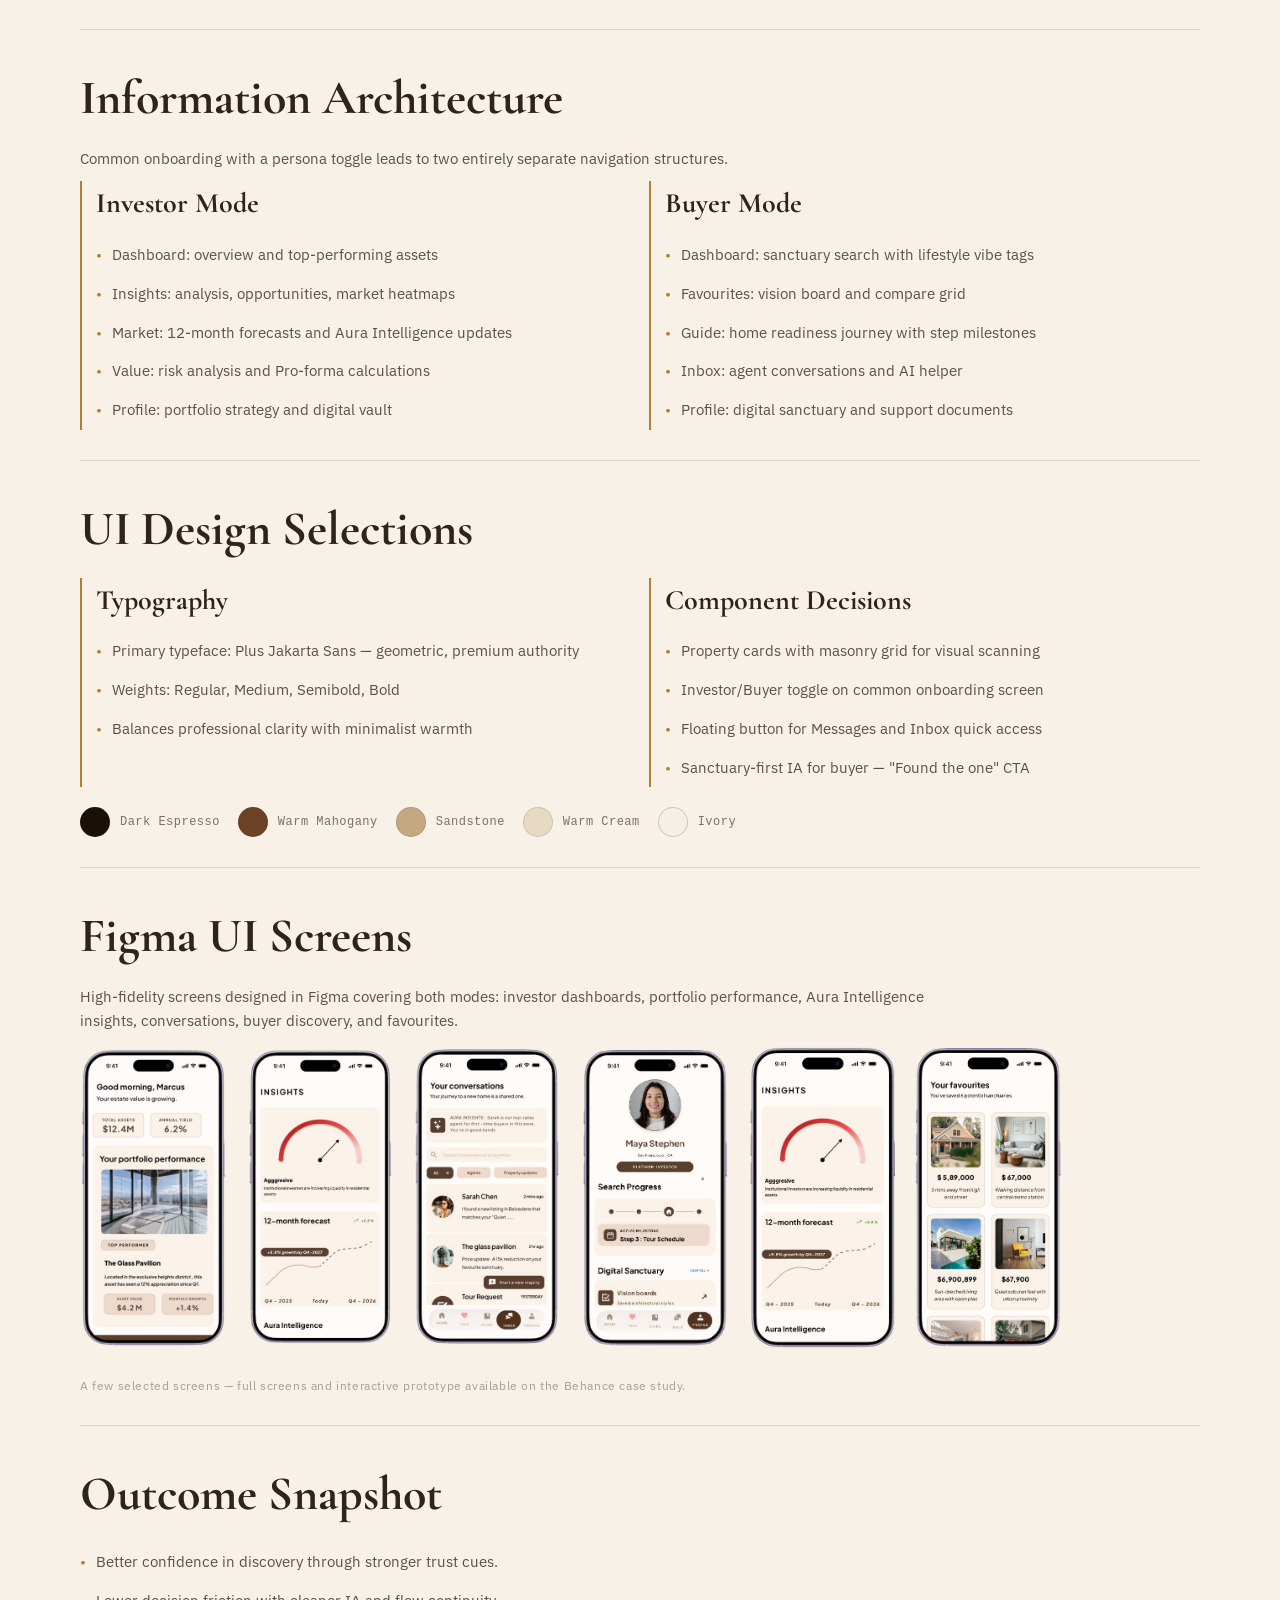
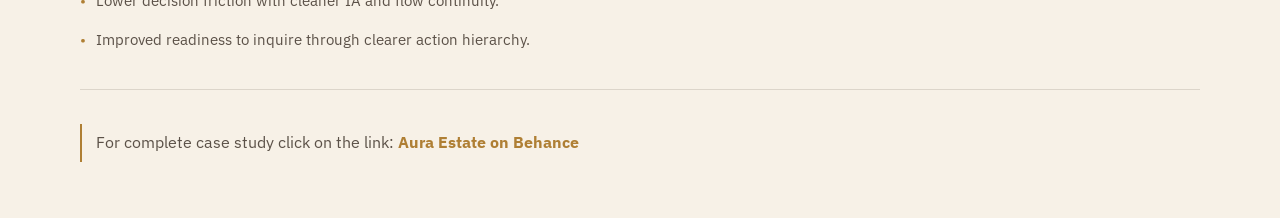
<file: auraestate.html>
<!DOCTYPE html>
<html lang="en">
  <head>
    <meta charset="UTF-8" />
    <meta name="viewport" content="width=device-width, initial-scale=1.0" />
    <title>Aura Estate Case Study - Ritika Hasani</title>
    <link rel="preconnect" href="https://fonts.googleapis.com" />
    <link
      href="https://fonts.googleapis.com/css2?family=Cormorant+Garamond:ital,wght@0,400;0,600;0,700;1,400&family=IBM+Plex+Sans:wght@400;500;600;700&family=Syne:wght@400;500;600;700;800&family=Syne+Mono&display=swap"
      rel="stylesheet"
    />
    <link rel="stylesheet" href="case-study.css" />
  </head>
  <body>
    <header class="topbar">
      <div class="container topbar-inner">
        <a class="brand" href="index.html">Ritika <em>Hasani</em></a>
        <a class="back-link" href="index.html#work">Back to Work</a>
      </div>
    </header>

    <main class="container">
      <section class="hero">
        <p class="kicker">Case Study - Dual-Mode Real Estate</p>
        <h1>Aura Estate</h1>
        <p>
          Aura Estate is a premium real estate experience built for two distinct
          high-intent personas: Marcus the investor and Maya the buyer. A single
          onboarding forks into fully separate modes, each with its own
          information architecture and decision support tools.
        </p>

        <div class="timeline-strip">
          <article class="timeline-step">
            <div class="timeline-step-num">01</div>
            <div class="timeline-step-title">Problem</div>
          </article>
          <article class="timeline-step">
            <div class="timeline-step-num">02</div>
            <div class="timeline-step-title">Research</div>
          </article>
          <article class="timeline-step">
            <div class="timeline-step-num">03</div>
            <div class="timeline-step-title">Flow + IA</div>
          </article>
          <article class="timeline-step">
            <div class="timeline-step-num">04</div>
            <div class="timeline-step-title">UI</div>
          </article>
          <article class="timeline-step">
            <div class="timeline-step-num">05</div>
            <div class="timeline-step-title">Outcome</div>
          </article>
        </div>
      </section>

      <section class="section reveal">
        <h2>Dual Persona Research</h2>
        <p class="section-intro">
          Two users with completely different goals required an architecture
          that never forces either into a generic flow.
        </p>
        <div class="persona-grid">
          <div class="persona-block reveal reveal-delay-1">
            <div class="persona-name">Marcus Sterling — The Investor</div>
            <div class="points">
              <div class="point">
                A seasoned real estate professional managing high-value assets
              </div>
              <div class="point">
                Prioritises market data, financial forecasting, and specialised
                efficiency
              </div>
              <div class="point">
                Needs: CAP rates, ROI filters, digital document vault, strategic
                contact
              </div>
              <div class="point">
                Emotions: Calculating → Focused → Cashflow-led → Decisive
              </div>
              <div class="point">
                Key feature: one-tap priority offer on top performers
              </div>
            </div>
          </div>
          <div class="persona-block reveal reveal-delay-2">
            <div class="persona-name">Maya Stephen — The Buyer</div>
            <div class="points">
              <div class="point">
                A young professional transitioning from renting to owning
              </div>
              <div class="point">
                Seeking emotional connection to a space; stimulated by complex
                financial and legal steps
              </div>
              <div class="point">
                Needs: lifestyle vibe tags, monthly affordability guide, guided
                agent chat
              </div>
              <div class="point">
                Emotions: Excited → Overwhelmed → Relaxed → Empowered
              </div>
              <div class="point">
                Key feature: Sanctuary-first IA and step-by-step readiness guide
              </div>
            </div>
          </div>
        </div>
      </section>

      <section class="section reveal">
        <h2>Journey Map</h2>
        <p class="section-intro">
          Both personas pass through four stages, but what they seek and feel at
          each point diverges completely.
        </p>
        <div class="two-col">
          <article class="block">
            <h3>Discovery and Search</h3>
            <div class="points">
              <div class="point">
                Marcus: filter by data, then verify ROI and legal docs
              </div>
              <div class="point">
                Maya: browse by lifestyle (Metro, Coffee), find the vibe
              </div>
              <div class="point">Marcus emotion: Calculating → Focused</div>
              <div class="point">Maya emotion: Excited → Overwhelmed</div>
            </div>
          </article>
          <article class="block">
            <h3>Evaluation and Action</h3>
            <div class="points">
              <div class="point">
                Marcus: verify documents, place a high-stakes offer via priority
              </div>
              <div class="point">
                Maya: understand monthly needs, contact agent with confidence
              </div>
              <div class="point">Marcus emotion: Cashflow-led → Decisive</div>
              <div class="point">Maya emotion: Relaxed → Empowered</div>
            </div>
          </article>
        </div>
      </section>

      <section class="section reveal">
        <h2>Proposed Solution</h2>
        <div class="points">
          <div class="point">
            Tailored dual-persona user journey diverging from one common
            onboarding
          </div>
          <div class="point">
            Aura Intelligence: activity and lifestyle-based property filtering
            for Maya
          </div>
          <div class="point">
            Data-driven analytical dashboards for Marcus’s investment decisions
          </div>
          <div class="point">
            Direct priority agent contact for Marcus’s high-intent offer moments
          </div>
          <div class="point">
            Integrated financial clarity tools for confident shortlisting
          </div>
        </div>
      </section>

      <section class="section reveal">
        <h2>Information Architecture</h2>
        <p class="section-intro">
          Common onboarding with a persona toggle leads to two entirely separate
          navigation structures.
        </p>
        <div class="two-col">
          <article class="block">
            <h3>Investor Mode</h3>
            <div class="points">
              <div class="point">
                Dashboard: overview and top-performing assets
              </div>
              <div class="point">
                Insights: analysis, opportunities, market heatmaps
              </div>
              <div class="point">
                Market: 12-month forecasts and Aura Intelligence updates
              </div>
              <div class="point">
                Value: risk analysis and Pro-forma calculations
              </div>
              <div class="point">
                Profile: portfolio strategy and digital vault
              </div>
            </div>
          </article>
          <article class="block">
            <h3>Buyer Mode</h3>
            <div class="points">
              <div class="point">
                Dashboard: sanctuary search with lifestyle vibe tags
              </div>
              <div class="point">Favourites: vision board and compare grid</div>
              <div class="point">
                Guide: home readiness journey with step milestones
              </div>
              <div class="point">Inbox: agent conversations and AI helper</div>
              <div class="point">
                Profile: digital sanctuary and support documents
              </div>
            </div>
          </article>
        </div>
      </section>

      <section class="section reveal">
        <h2>UI Design Selections</h2>
        <div class="two-col">
          <article class="block">
            <h3>Typography</h3>
            <div class="points">
              <div class="point">
                Primary typeface: Plus Jakarta Sans — geometric, premium
                authority
              </div>
              <div class="point">Weights: Regular, Medium, Semibold, Bold</div>
              <div class="point">
                Balances professional clarity with minimalist warmth
              </div>
            </div>
          </article>
          <article class="block">
            <h3>Component Decisions</h3>
            <div class="points">
              <div class="point">
                Property cards with masonry grid for visual scanning
              </div>
              <div class="point">
                Investor/Buyer toggle on common onboarding screen
              </div>
              <div class="point">
                Floating button for Messages and Inbox quick access
              </div>
              <div class="point">
                Sanctuary-first IA for buyer — "Found the one" CTA
              </div>
            </div>
          </article>
        </div>
        <div class="swatch-row">
          <div class="swatch">
            <div class="swatch-dot" style="background: #1a0f09"></div>
            <span class="swatch-label">Dark Espresso</span>
          </div>
          <div class="swatch">
            <div class="swatch-dot" style="background: #6b4226"></div>
            <span class="swatch-label">Warm Mahogany</span>
          </div>
          <div class="swatch">
            <div class="swatch-dot" style="background: #c4a882"></div>
            <span class="swatch-label">Sandstone</span>
          </div>
          <div class="swatch">
            <div class="swatch-dot" style="background: #e8d9c3"></div>
            <span class="swatch-label">Warm Cream</span>
          </div>
          <div class="swatch">
            <div
              class="swatch-dot"
              style="background: #f5efe6; border-color: rgba(47, 36, 27, 0.2)"
            ></div>
            <span class="swatch-label">Ivory</span>
          </div>
        </div>
      </section>

      <section class="section reveal">
        <h2>Figma UI Screens</h2>
        <p class="section-intro">
          High-fidelity screens designed in Figma covering both modes: investor
          dashboards, portfolio performance, Aura Intelligence insights,
          conversations, buyer discovery, and favourites.
        </p>
        <div class="gallery">
          <img src="auraestate_1.png" alt="Aura Estate screen one" />
          <img src="auraestate_2.png" alt="Aura Estate screen two" />
          <img src="auraestate_3.png" alt="Aura Estate screen three" />
          <img src="auraestate_4.png" alt="Aura Estate screen four" />
          <img src="auraestate_5.png" alt="Aura Estate screen five" />
          <img src="auraestate_7.png" alt="Aura Estate screen seven" />
        </div>
        <p class="gallery-caption">
          A few selected screens — full screens and interactive prototype
          available on the Behance case study.
        </p>
      </section>

      <section class="section reveal">
        <h2>Outcome Snapshot</h2>
        <div class="points">
          <div class="point">
            Better confidence in discovery through stronger trust cues.
          </div>
          <div class="point">
            Lower decision friction with cleaner IA and flow continuity.
          </div>
          <div class="point">
            Improved readiness to inquire through clearer action hierarchy.
          </div>
        </div>
      </section>

      <section class="final-cta">
        <p>
          For complete case study click on the link:
          <a
            href="https://www.behance.net/gallery/247977753/Aura-estate"
            target="_blank"
            rel="noopener noreferrer"
            >Aura Estate on Behance</a
          >
        </p>
      </section>
    </main>

    <script>
      const io = new IntersectionObserver(
        (entries) => {
          entries.forEach((e) => {
            if (e.isIntersecting) {
              e.target.classList.add("visible");
              io.unobserve(e.target);
            }
          });
        },
        { threshold: 0.1 },
      );
      document.querySelectorAll(".reveal").forEach((el) => io.observe(el));
    </script>
  </body>
</html>
</file>
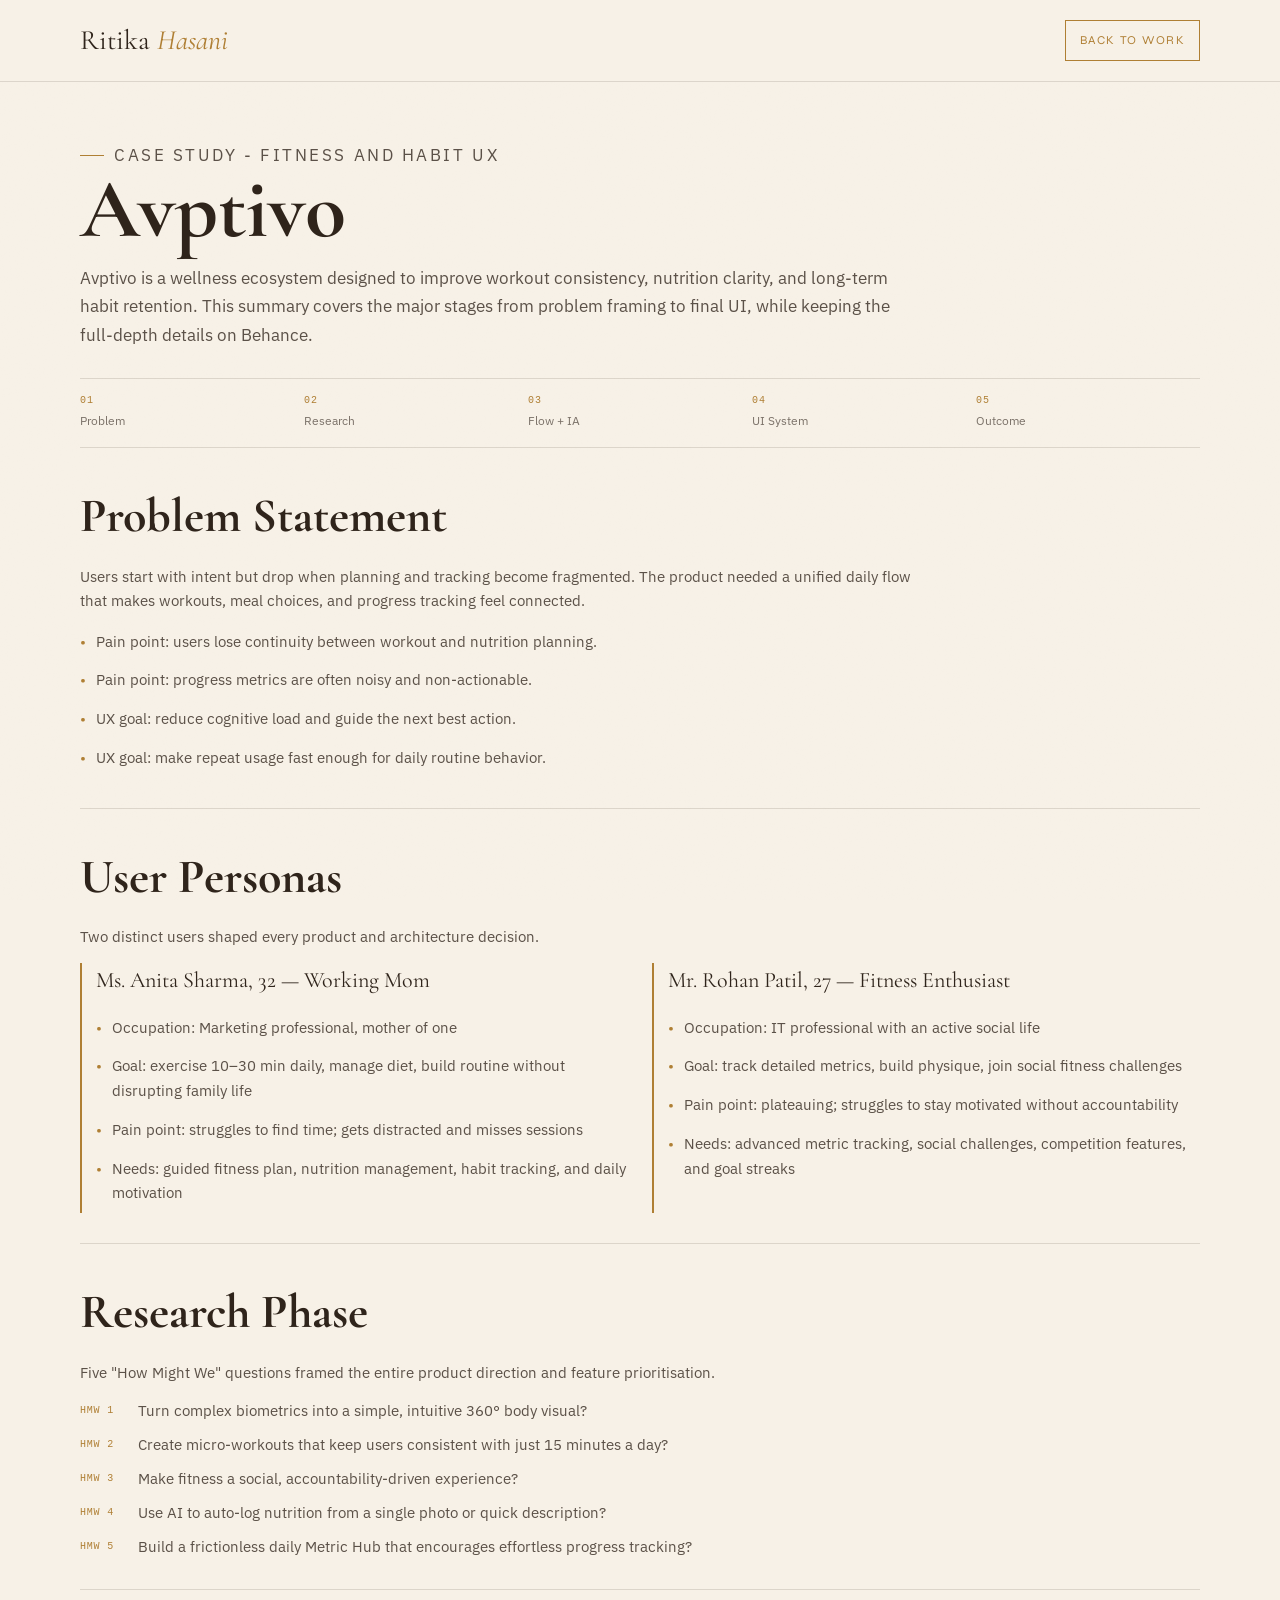
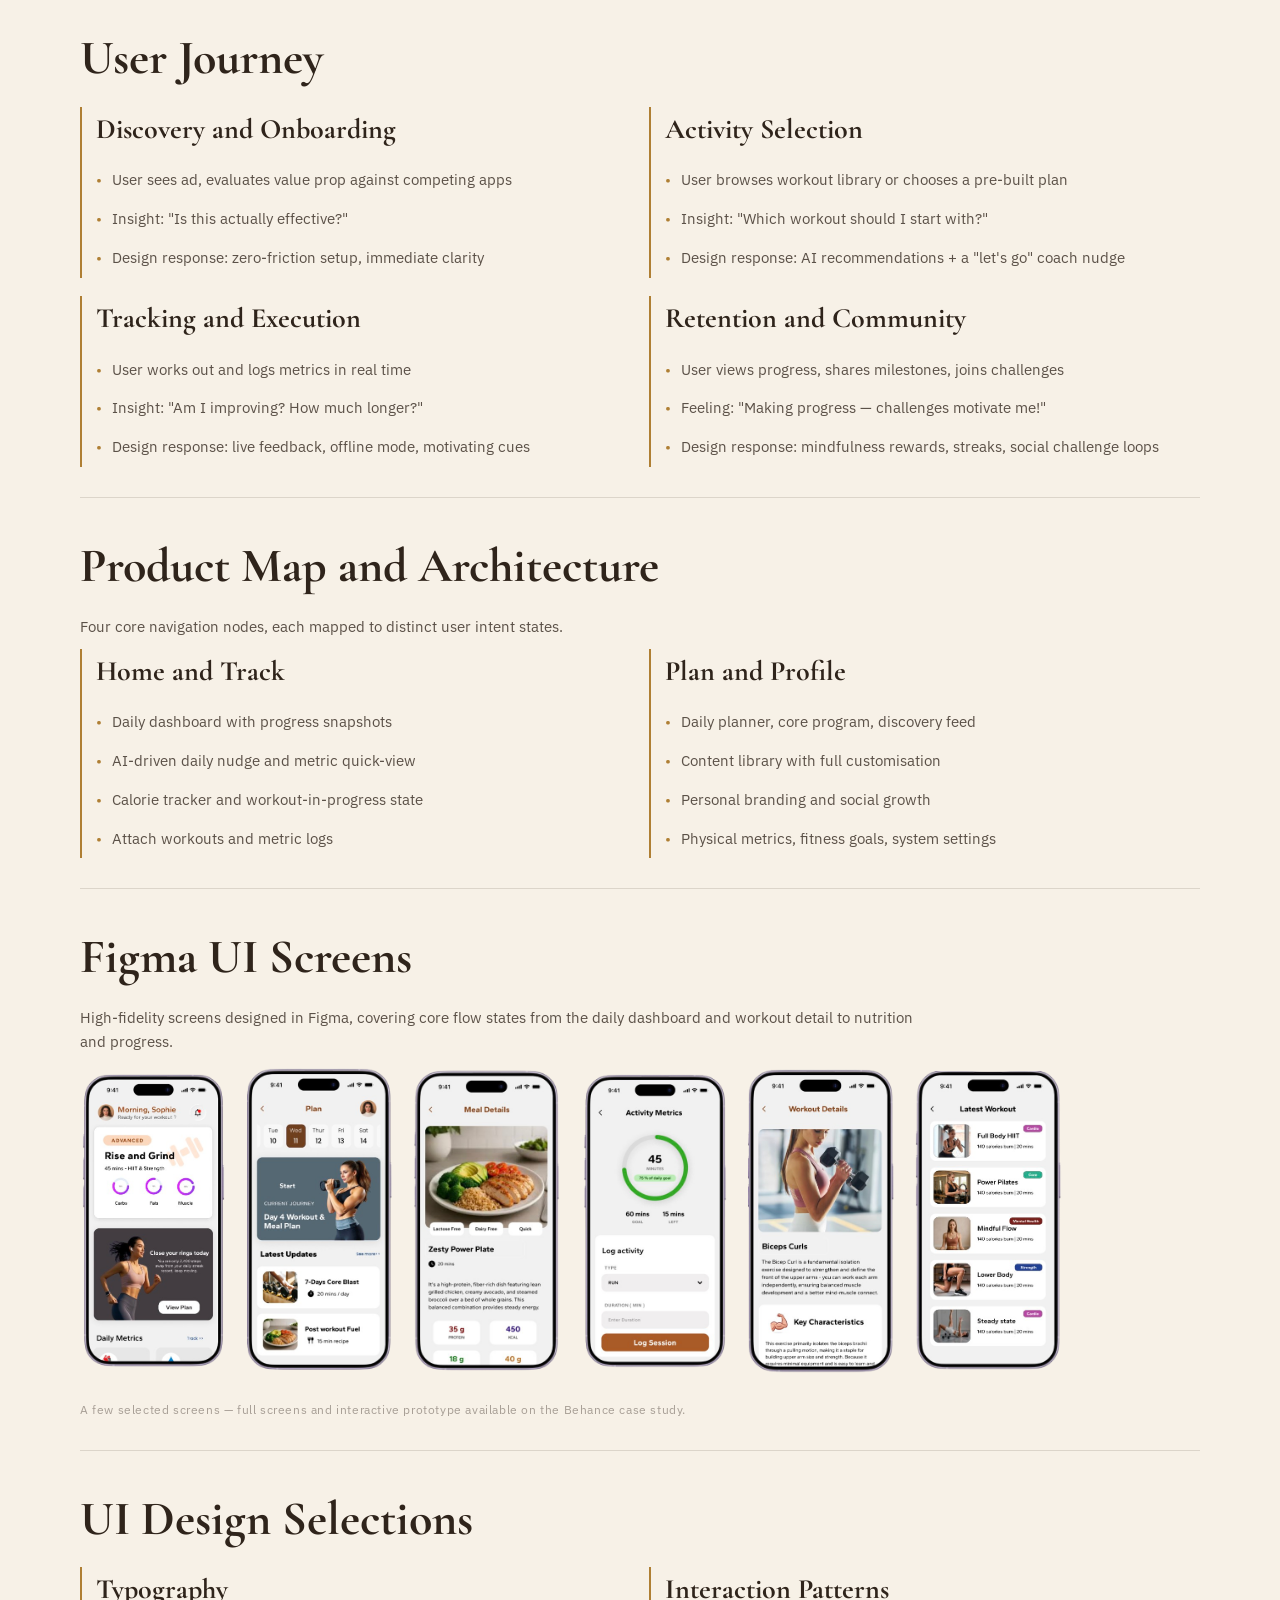
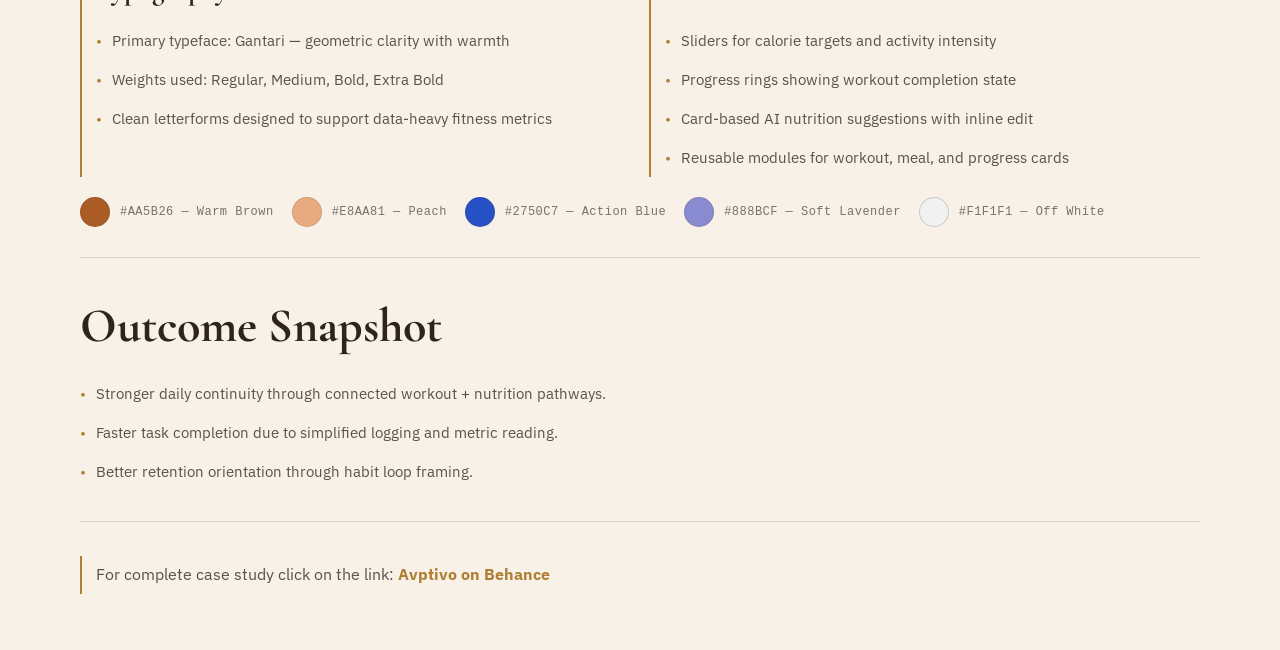
<file: avptivo.html>
<!DOCTYPE html>
<html lang="en">
  <head>
    <meta charset="UTF-8" />
    <meta name="viewport" content="width=device-width, initial-scale=1.0" />
    <title>Avptivo Case Study - Ritika Hasani</title>
    <link rel="preconnect" href="https://fonts.googleapis.com" />
    <link
      href="https://fonts.googleapis.com/css2?family=Cormorant+Garamond:ital,wght@0,400;0,600;0,700;1,400&family=IBM+Plex+Sans:wght@400;500;600;700&family=Syne:wght@400;500;600;700;800&family=Syne+Mono&display=swap"
      rel="stylesheet"
    />
    <link rel="stylesheet" href="case-study.css" />
  </head>
  <body>
    <header class="topbar">
      <div class="container topbar-inner">
        <a class="brand" href="index.html">Ritika <em>Hasani</em></a>
        <a class="back-link" href="index.html#work">Back to Work</a>
      </div>
    </header>

    <main class="container">
      <section class="hero reveal">
        <p class="kicker">Case Study - Fitness and Habit UX</p>
        <h1>Avptivo</h1>
        <p>
          Avptivo is a wellness ecosystem designed to improve workout
          consistency, nutrition clarity, and long-term habit retention. This
          summary covers the major stages from problem framing to final UI,
          while keeping the full-depth details on Behance.
        </p>

        <div class="timeline-strip">
          <article class="timeline-step">
            <div class="timeline-step-num">01</div>
            <div class="timeline-step-title">Problem</div>
          </article>
          <article class="timeline-step">
            <div class="timeline-step-num">02</div>
            <div class="timeline-step-title">Research</div>
          </article>
          <article class="timeline-step">
            <div class="timeline-step-num">03</div>
            <div class="timeline-step-title">Flow + IA</div>
          </article>
          <article class="timeline-step">
            <div class="timeline-step-num">04</div>
            <div class="timeline-step-title">UI System</div>
          </article>
          <article class="timeline-step">
            <div class="timeline-step-num">05</div>
            <div class="timeline-step-title">Outcome</div>
          </article>
        </div>
      </section>

      <section class="section reveal">
        <h2>Problem Statement</h2>
        <p class="section-intro">
          Users start with intent but drop when planning and tracking become
          fragmented. The product needed a unified daily flow that makes
          workouts, meal choices, and progress tracking feel connected.
        </p>
        <div class="points">
          <div class="point">
            Pain point: users lose continuity between workout and nutrition
            planning.
          </div>
          <div class="point">
            Pain point: progress metrics are often noisy and non-actionable.
          </div>
          <div class="point">
            UX goal: reduce cognitive load and guide the next best action.
          </div>
          <div class="point">
            UX goal: make repeat usage fast enough for daily routine behavior.
          </div>
        </div>
      </section>

      <section class="section reveal">
        <h2>User Personas</h2>
        <p class="section-intro">
          Two distinct users shaped every product and architecture decision.
        </p>
        <div class="persona-grid">
          <div class="persona-block reveal reveal-delay-1">
            <div class="persona-name">Ms. Anita Sharma, 32 — Working Mom</div>
            <div class="points">
              <div class="point">
                Occupation: Marketing professional, mother of one
              </div>
              <div class="point">
                Goal: exercise 10–30 min daily, manage diet, build routine
                without disrupting family life
              </div>
              <div class="point">
                Pain point: struggles to find time; gets distracted and misses
                sessions
              </div>
              <div class="point">
                Needs: guided fitness plan, nutrition management, habit
                tracking, and daily motivation
              </div>
            </div>
          </div>
          <div class="persona-block reveal reveal-delay-2">
            <div class="persona-name">
              Mr. Rohan Patil, 27 — Fitness Enthusiast
            </div>
            <div class="points">
              <div class="point">
                Occupation: IT professional with an active social life
              </div>
              <div class="point">
                Goal: track detailed metrics, build physique, join social
                fitness challenges
              </div>
              <div class="point">
                Pain point: plateauing; struggles to stay motivated without
                accountability
              </div>
              <div class="point">
                Needs: advanced metric tracking, social challenges, competition
                features, and goal streaks
              </div>
            </div>
          </div>
        </div>
      </section>

      <section class="section reveal">
        <h2>Research Phase</h2>
        <p class="section-intro">
          Five "How Might We" questions framed the entire product direction and
          feature prioritisation.
        </p>
        <div class="hmw-list">
          <div class="hmw-item">
            <span class="hmw-num">HMW 1</span>
            <p>
              Turn complex biometrics into a simple, intuitive 360° body visual?
            </p>
          </div>
          <div class="hmw-item">
            <span class="hmw-num">HMW 2</span>
            <p>
              Create micro-workouts that keep users consistent with just 15
              minutes a day?
            </p>
          </div>
          <div class="hmw-item">
            <span class="hmw-num">HMW 3</span>
            <p>Make fitness a social, accountability-driven experience?</p>
          </div>
          <div class="hmw-item">
            <span class="hmw-num">HMW 4</span>
            <p>
              Use AI to auto-log nutrition from a single photo or quick
              description?
            </p>
          </div>
          <div class="hmw-item">
            <span class="hmw-num">HMW 5</span>
            <p>
              Build a frictionless daily Metric Hub that encourages effortless
              progress tracking?
            </p>
          </div>
        </div>
      </section>

      <section class="section reveal">
        <h2>User Journey</h2>
        <div class="two-col">
          <article class="block">
            <h3>Discovery and Onboarding</h3>
            <div class="points">
              <div class="point">
                User sees ad, evaluates value prop against competing apps
              </div>
              <div class="point">Insight: "Is this actually effective?"</div>
              <div class="point">
                Design response: zero-friction setup, immediate clarity
              </div>
            </div>
          </article>
          <article class="block">
            <h3>Activity Selection</h3>
            <div class="points">
              <div class="point">
                User browses workout library or chooses a pre-built plan
              </div>
              <div class="point">
                Insight: "Which workout should I start with?"
              </div>
              <div class="point">
                Design response: AI recommendations + a "let's go" coach nudge
              </div>
            </div>
          </article>
        </div>
        <div class="two-col" style="margin-top: 18px">
          <article class="block">
            <h3>Tracking and Execution</h3>
            <div class="points">
              <div class="point">
                User works out and logs metrics in real time
              </div>
              <div class="point">
                Insight: "Am I improving? How much longer?"
              </div>
              <div class="point">
                Design response: live feedback, offline mode, motivating cues
              </div>
            </div>
          </article>
          <article class="block">
            <h3>Retention and Community</h3>
            <div class="points">
              <div class="point">
                User views progress, shares milestones, joins challenges
              </div>
              <div class="point">
                Feeling: "Making progress — challenges motivate me!"
              </div>
              <div class="point">
                Design response: mindfulness rewards, streaks, social challenge
                loops
              </div>
            </div>
          </article>
        </div>
      </section>

      <section class="section reveal">
        <h2>Product Map and Architecture</h2>
        <p class="section-intro">
          Four core navigation nodes, each mapped to distinct user intent
          states.
        </p>
        <div class="two-col">
          <article class="block">
            <h3>Home and Track</h3>
            <div class="points">
              <div class="point">Daily dashboard with progress snapshots</div>
              <div class="point">
                AI-driven daily nudge and metric quick-view
              </div>
              <div class="point">
                Calorie tracker and workout-in-progress state
              </div>
              <div class="point">Attach workouts and metric logs</div>
            </div>
          </article>
          <article class="block">
            <h3>Plan and Profile</h3>
            <div class="points">
              <div class="point">
                Daily planner, core program, discovery feed
              </div>
              <div class="point">Content library with full customisation</div>
              <div class="point">Personal branding and social growth</div>
              <div class="point">
                Physical metrics, fitness goals, system settings
              </div>
            </div>
          </article>
        </div>
      </section>

      <section class="section reveal">
        <h2>Figma UI Screens</h2>
        <p class="section-intro">
          High-fidelity screens designed in Figma, covering core flow states
          from the daily dashboard and workout detail to nutrition and progress.
        </p>
        <div class="gallery">
          <img src="avptivo_1.png" alt="Avptivo screen one" />
          <img src="avptivo_2.png" alt="Avptivo screen two" />
          <img src="avptivo_3.png" alt="Avptivo screen three" />
          <img src="avptivo_4.png" alt="Avptivo screen four" />
          <img src="avptivo_5.png" alt="Avptivo screen five" />
          <img src="avptivo_6.png" alt="Avptivo screen six" />
        </div>
        <p class="gallery-caption">
          A few selected screens — full screens and interactive prototype
          available on the Behance case study.
        </p>
      </section>

      <section class="section reveal">
        <h2>UI Design Selections</h2>
        <div class="two-col">
          <article class="block">
            <h3>Typography</h3>
            <div class="points">
              <div class="point">
                Primary typeface: Gantari — geometric clarity with warmth
              </div>
              <div class="point">
                Weights used: Regular, Medium, Bold, Extra Bold
              </div>
              <div class="point">
                Clean letterforms designed to support data-heavy fitness metrics
              </div>
            </div>
          </article>
          <article class="block">
            <h3>Interaction Patterns</h3>
            <div class="points">
              <div class="point">
                Sliders for calorie targets and activity intensity
              </div>
              <div class="point">
                Progress rings showing workout completion state
              </div>
              <div class="point">
                Card-based AI nutrition suggestions with inline edit
              </div>
              <div class="point">
                Reusable modules for workout, meal, and progress cards
              </div>
            </div>
          </article>
        </div>
        <div class="swatch-row">
          <div class="swatch">
            <div class="swatch-dot" style="background: #aa5b26"></div>
            <span class="swatch-label">#AA5B26 — Warm Brown</span>
          </div>
          <div class="swatch">
            <div class="swatch-dot" style="background: #e8aa81"></div>
            <span class="swatch-label">#E8AA81 — Peach</span>
          </div>
          <div class="swatch">
            <div class="swatch-dot" style="background: #2750c7"></div>
            <span class="swatch-label">#2750C7 — Action Blue</span>
          </div>
          <div class="swatch">
            <div class="swatch-dot" style="background: #888bcf"></div>
            <span class="swatch-label">#888BCF — Soft Lavender</span>
          </div>
          <div class="swatch">
            <div
              class="swatch-dot"
              style="background: #f1f1f1; border-color: rgba(47, 36, 27, 0.2)"
            ></div>
            <span class="swatch-label">#F1F1F1 — Off White</span>
          </div>
        </div>
      </section>

      <section class="section reveal">
        <h2>Outcome Snapshot</h2>
        <div class="points">
          <div class="point">
            Stronger daily continuity through connected workout + nutrition
            pathways.
          </div>
          <div class="point">
            Faster task completion due to simplified logging and metric reading.
          </div>
          <div class="point">
            Better retention orientation through habit loop framing.
          </div>
        </div>
      </section>

      <section class="final-cta">
        <p>
          For complete case study click on the link:
          <a
            href="https://www.behance.net/gallery/247810553/Avptivo"
            target="_blank"
            rel="noopener noreferrer"
            >Avptivo on Behance</a
          >
        </p>
      </section>
    </main>

    <script>
      const io = new IntersectionObserver(
        (entries) => {
          entries.forEach((e) => {
            if (e.isIntersecting) {
              e.target.classList.add("visible");
              io.unobserve(e.target);
            }
          });
        },
        { threshold: 0.1 },
      );
      document.querySelectorAll(".reveal").forEach((el) => io.observe(el));
    </script>
  </body>
</html>
</file>
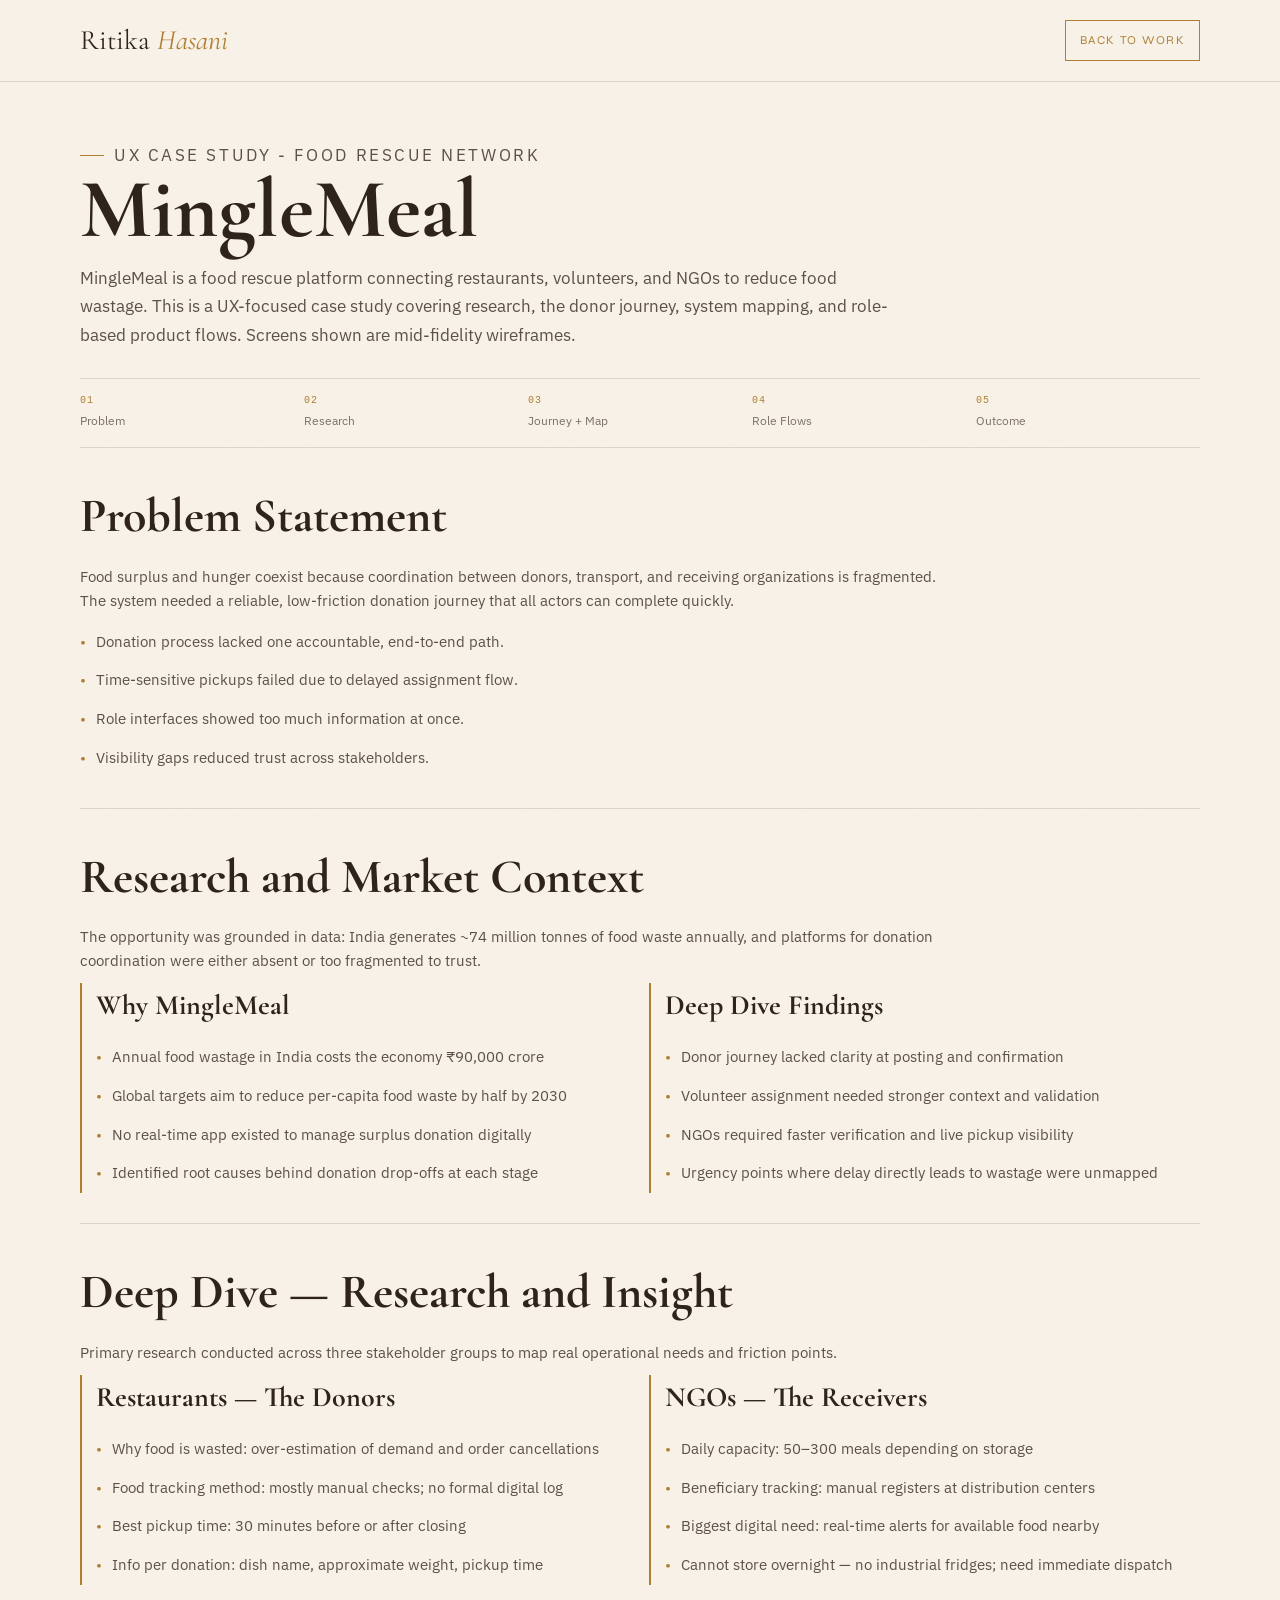
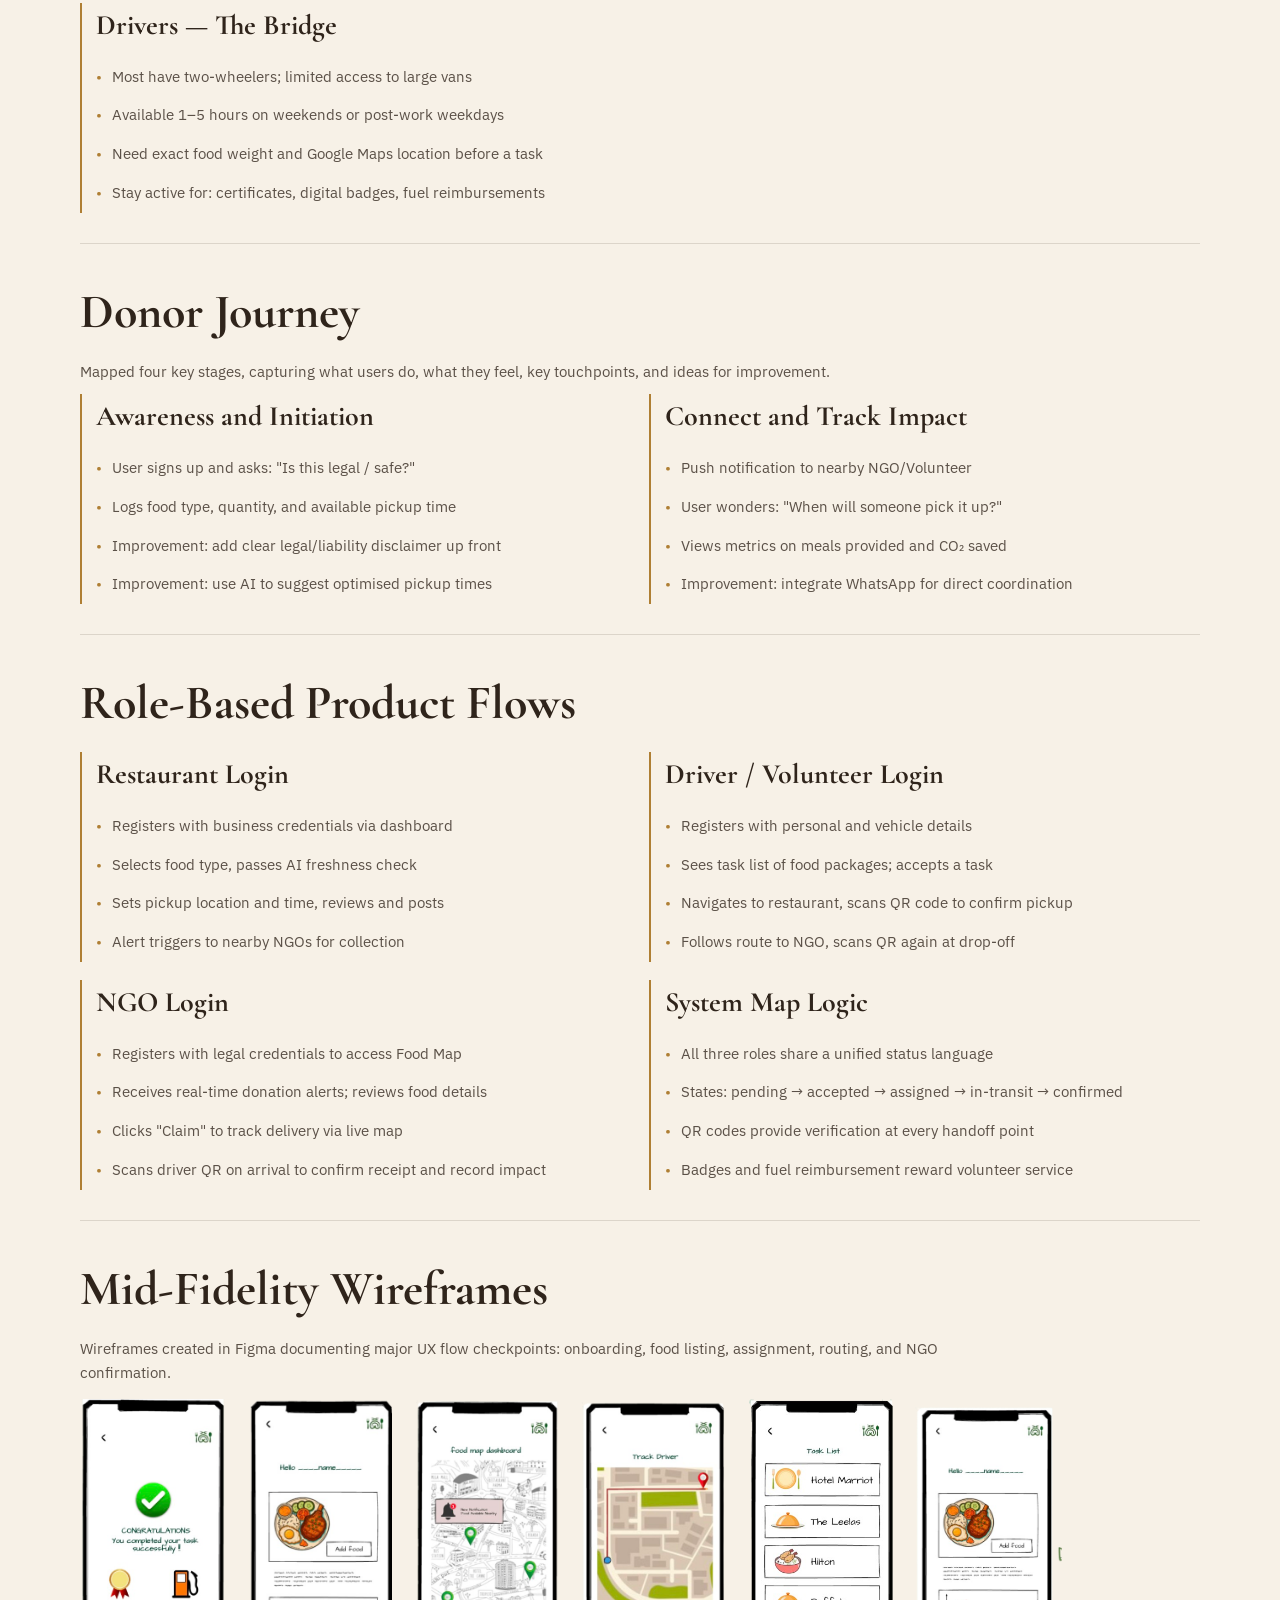
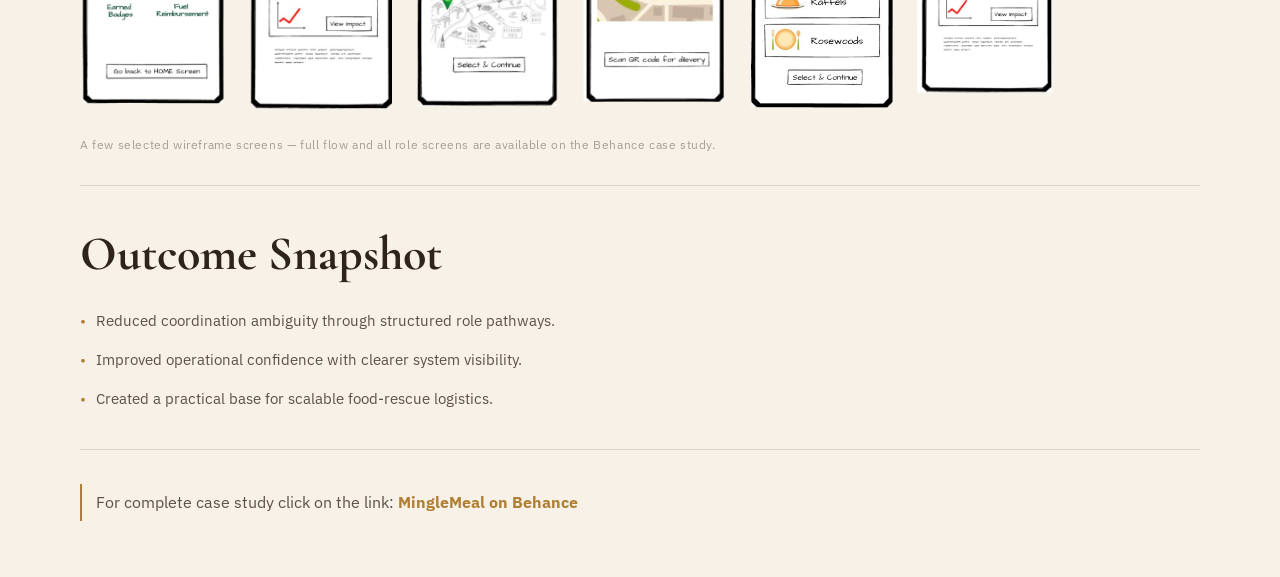
<file: minglemeal.html>
<!DOCTYPE html>
<html lang="en">
  <head>
    <meta charset="UTF-8" />
    <meta name="viewport" content="width=device-width, initial-scale=1.0" />
    <title>MingleMeal Case Study - Ritika Hasani</title>
    <link rel="preconnect" href="https://fonts.googleapis.com" />
    <link
      href="https://fonts.googleapis.com/css2?family=Cormorant+Garamond:ital,wght@0,400;0,600;0,700;1,400&family=IBM+Plex+Sans:wght@400;500;600;700&family=Syne:wght@400;500;600;700;800&family=Syne+Mono&display=swap"
      rel="stylesheet"
    />
    <link rel="stylesheet" href="case-study.css" />
  </head>
  <body>
    <header class="topbar">
      <div class="container topbar-inner">
        <a class="brand" href="index.html">Ritika <em>Hasani</em></a>
        <a class="back-link" href="index.html#work">Back to Work</a>
      </div>
    </header>

    <main class="container">
      <section class="hero reveal">
        <p class="kicker">UX Case Study - Food Rescue Network</p>
        <h1>MingleMeal</h1>
        <p>
          MingleMeal is a food rescue platform connecting restaurants,
          volunteers, and NGOs to reduce food wastage. This is a UX-focused case
          study covering research, the donor journey, system mapping, and
          role-based product flows. Screens shown are mid-fidelity wireframes.
        </p>

        <div class="timeline-strip">
          <article class="timeline-step">
            <div class="timeline-step-num">01</div>
            <div class="timeline-step-title">Problem</div>
          </article>
          <article class="timeline-step">
            <div class="timeline-step-num">02</div>
            <div class="timeline-step-title">Research</div>
          </article>
          <article class="timeline-step">
            <div class="timeline-step-num">03</div>
            <div class="timeline-step-title">Journey + Map</div>
          </article>
          <article class="timeline-step">
            <div class="timeline-step-num">04</div>
            <div class="timeline-step-title">Role Flows</div>
          </article>
          <article class="timeline-step">
            <div class="timeline-step-num">05</div>
            <div class="timeline-step-title">Outcome</div>
          </article>
        </div>
      </section>

      <section class="section reveal">
        <h2>Problem Statement</h2>
        <p class="section-intro">
          Food surplus and hunger coexist because coordination between donors,
          transport, and receiving organizations is fragmented. The system
          needed a reliable, low-friction donation journey that all actors can
          complete quickly.
        </p>
        <div class="points">
          <div class="point">
            Donation process lacked one accountable, end-to-end path.
          </div>
          <div class="point">
            Time-sensitive pickups failed due to delayed assignment flow.
          </div>
          <div class="point">
            Role interfaces showed too much information at once.
          </div>
          <div class="point">
            Visibility gaps reduced trust across stakeholders.
          </div>
        </div>
      </section>

      <section class="section reveal">
        <h2>Research and Market Context</h2>
        <p class="section-intro">
          The opportunity was grounded in data: India generates ~74 million
          tonnes of food waste annually, and platforms for donation coordination
          were either absent or too fragmented to trust.
        </p>
        <div class="two-col">
          <article class="block">
            <h3>Why MingleMeal</h3>
            <div class="points">
              <div class="point">
                Annual food wastage in India costs the economy ₹90,000 crore
              </div>
              <div class="point">
                Global targets aim to reduce per-capita food waste by half by
                2030
              </div>
              <div class="point">
                No real-time app existed to manage surplus donation digitally
              </div>
              <div class="point">
                Identified root causes behind donation drop-offs at each stage
              </div>
            </div>
          </article>
          <article class="block">
            <h3>Deep Dive Findings</h3>
            <div class="points">
              <div class="point">
                Donor journey lacked clarity at posting and confirmation
              </div>
              <div class="point">
                Volunteer assignment needed stronger context and validation
              </div>
              <div class="point">
                NGOs required faster verification and live pickup visibility
              </div>
              <div class="point">
                Urgency points where delay directly leads to wastage were
                unmapped
              </div>
            </div>
          </article>
        </div>
      </section>

      <section class="section reveal">
        <h2>Deep Dive — Research and Insight</h2>
        <p class="section-intro">
          Primary research conducted across three stakeholder groups to map real
          operational needs and friction points.
        </p>
        <div class="two-col">
          <article class="block reveal reveal-delay-1">
            <h3>Restaurants — The Donors</h3>
            <div class="points">
              <div class="point">
                Why food is wasted: over-estimation of demand and order
                cancellations
              </div>
              <div class="point">
                Food tracking method: mostly manual checks; no formal digital
                log
              </div>
              <div class="point">
                Best pickup time: 30 minutes before or after closing
              </div>
              <div class="point">
                Info per donation: dish name, approximate weight, pickup time
              </div>
            </div>
          </article>
          <article class="block reveal reveal-delay-2">
            <h3>NGOs — The Receivers</h3>
            <div class="points">
              <div class="point">
                Daily capacity: 50–300 meals depending on storage
              </div>
              <div class="point">
                Beneficiary tracking: manual registers at distribution centers
              </div>
              <div class="point">
                Biggest digital need: real-time alerts for available food nearby
              </div>
              <div class="point">
                Cannot store overnight — no industrial fridges; need immediate
                dispatch
              </div>
            </div>
          </article>
        </div>
        <div class="two-col" style="margin-top: 18px">
          <article class="block reveal reveal-delay-1">
            <h3>Drivers — The Bridge</h3>
            <div class="points">
              <div class="point">
                Most have two-wheelers; limited access to large vans
              </div>
              <div class="point">
                Available 1–5 hours on weekends or post-work weekdays
              </div>
              <div class="point">
                Need exact food weight and Google Maps location before a task
              </div>
              <div class="point">
                Stay active for: certificates, digital badges, fuel
                reimbursements
              </div>
            </div>
          </article>
        </div>
      </section>

      <section class="section reveal">
        <h2>Donor Journey</h2>
        <p class="section-intro">
          Mapped four key stages, capturing what users do, what they feel, key
          touchpoints, and ideas for improvement.
        </p>
        <div class="two-col">
          <article class="block">
            <h3>Awareness and Initiation</h3>
            <div class="points">
              <div class="point">
                User signs up and asks: "Is this legal / safe?"
              </div>
              <div class="point">
                Logs food type, quantity, and available pickup time
              </div>
              <div class="point">
                Improvement: add clear legal/liability disclaimer up front
              </div>
              <div class="point">
                Improvement: use AI to suggest optimised pickup times
              </div>
            </div>
          </article>
          <article class="block">
            <h3>Connect and Track Impact</h3>
            <div class="points">
              <div class="point">Push notification to nearby NGO/Volunteer</div>
              <div class="point">
                User wonders: "When will someone pick it up?"
              </div>
              <div class="point">
                Views metrics on meals provided and CO₂ saved
              </div>
              <div class="point">
                Improvement: integrate WhatsApp for direct coordination
              </div>
            </div>
          </article>
        </div>
      </section>

      <section class="section reveal">
        <h2>Role-Based Product Flows</h2>
        <div class="two-col">
          <article class="block">
            <h3>Restaurant Login</h3>
            <div class="points">
              <div class="point">
                Registers with business credentials via dashboard
              </div>
              <div class="point">
                Selects food type, passes AI freshness check
              </div>
              <div class="point">
                Sets pickup location and time, reviews and posts
              </div>
              <div class="point">
                Alert triggers to nearby NGOs for collection
              </div>
            </div>
          </article>
          <article class="block">
            <h3>Driver / Volunteer Login</h3>
            <div class="points">
              <div class="point">
                Registers with personal and vehicle details
              </div>
              <div class="point">
                Sees task list of food packages; accepts a task
              </div>
              <div class="point">
                Navigates to restaurant, scans QR code to confirm pickup
              </div>
              <div class="point">
                Follows route to NGO, scans QR again at drop-off
              </div>
            </div>
          </article>
        </div>
        <div class="two-col" style="margin-top: 18px">
          <article class="block">
            <h3>NGO Login</h3>
            <div class="points">
              <div class="point">
                Registers with legal credentials to access Food Map
              </div>
              <div class="point">
                Receives real-time donation alerts; reviews food details
              </div>
              <div class="point">
                Clicks "Claim" to track delivery via live map
              </div>
              <div class="point">
                Scans driver QR on arrival to confirm receipt and record impact
              </div>
            </div>
          </article>
          <article class="block">
            <h3>System Map Logic</h3>
            <div class="points">
              <div class="point">
                All three roles share a unified status language
              </div>
              <div class="point">
                States: pending → accepted → assigned → in-transit → confirmed
              </div>
              <div class="point">
                QR codes provide verification at every handoff point
              </div>
              <div class="point">
                Badges and fuel reimbursement reward volunteer service
              </div>
            </div>
          </article>
        </div>
      </section>

      <section class="section reveal">
        <h2>Mid-Fidelity Wireframes</h2>
        <p class="section-intro">
          Wireframes created in Figma documenting major UX flow checkpoints:
          onboarding, food listing, assignment, routing, and NGO confirmation.
        </p>
        <div class="gallery">
          <img src="minglemeal_1.png" alt="MingleMeal screen one" />
          <img src="minglemeal_2.png" alt="MingleMeal screen two" />
          <img src="minglemeal_3.png" alt="MingleMeal screen three" />
          <img src="minglemeal_4.png" alt="MingleMeal screen four" />
          <img src="minglemeal_5.png" alt="MingleMeal screen five" />
          <img src="minglemeal_7.png" alt="MingleMeal screen seven" />
        </div>
        <p class="gallery-caption">
          A few selected wireframe screens — full flow and all role screens are
          available on the Behance case study.
        </p>
      </section>

      <section class="section reveal">
        <h2>Outcome Snapshot</h2>
        <div class="points">
          <div class="point">
            Reduced coordination ambiguity through structured role pathways.
          </div>
          <div class="point">
            Improved operational confidence with clearer system visibility.
          </div>
          <div class="point">
            Created a practical base for scalable food-rescue logistics.
          </div>
        </div>
      </section>

      <section class="final-cta">
        <p>
          For complete case study click on the link:
          <a
            href="https://www.behance.net/gallery/241672603/MingleMeal"
            target="_blank"
            rel="noopener noreferrer"
            >MingleMeal on Behance</a
          >
        </p>
      </section>
    </main>

    <script>
      const io = new IntersectionObserver(
        (entries) => {
          entries.forEach((e) => {
            if (e.isIntersecting) {
              e.target.classList.add("visible");
              io.unobserve(e.target);
            }
          });
        },
        { threshold: 0.1 },
      );
      document.querySelectorAll(".reveal").forEach((el) => io.observe(el));
    </script>
  </body>
</html>
</file>
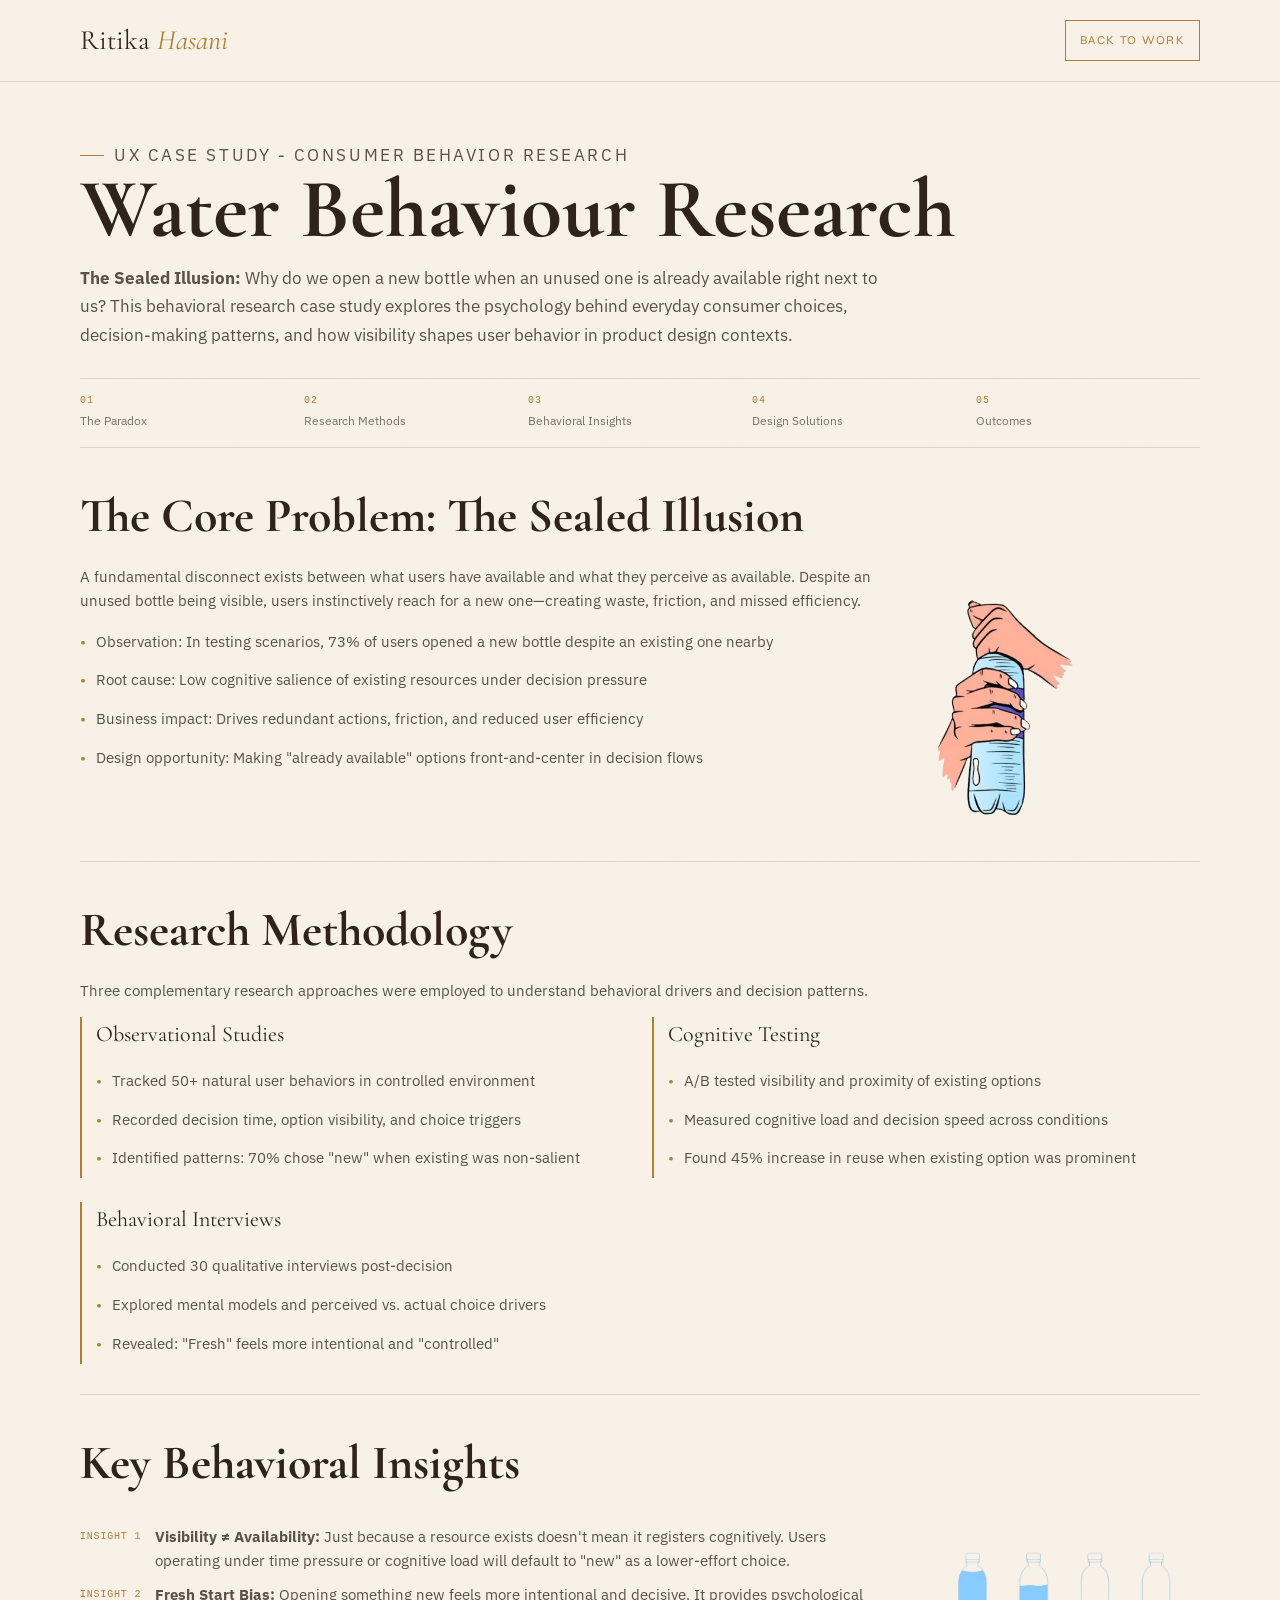
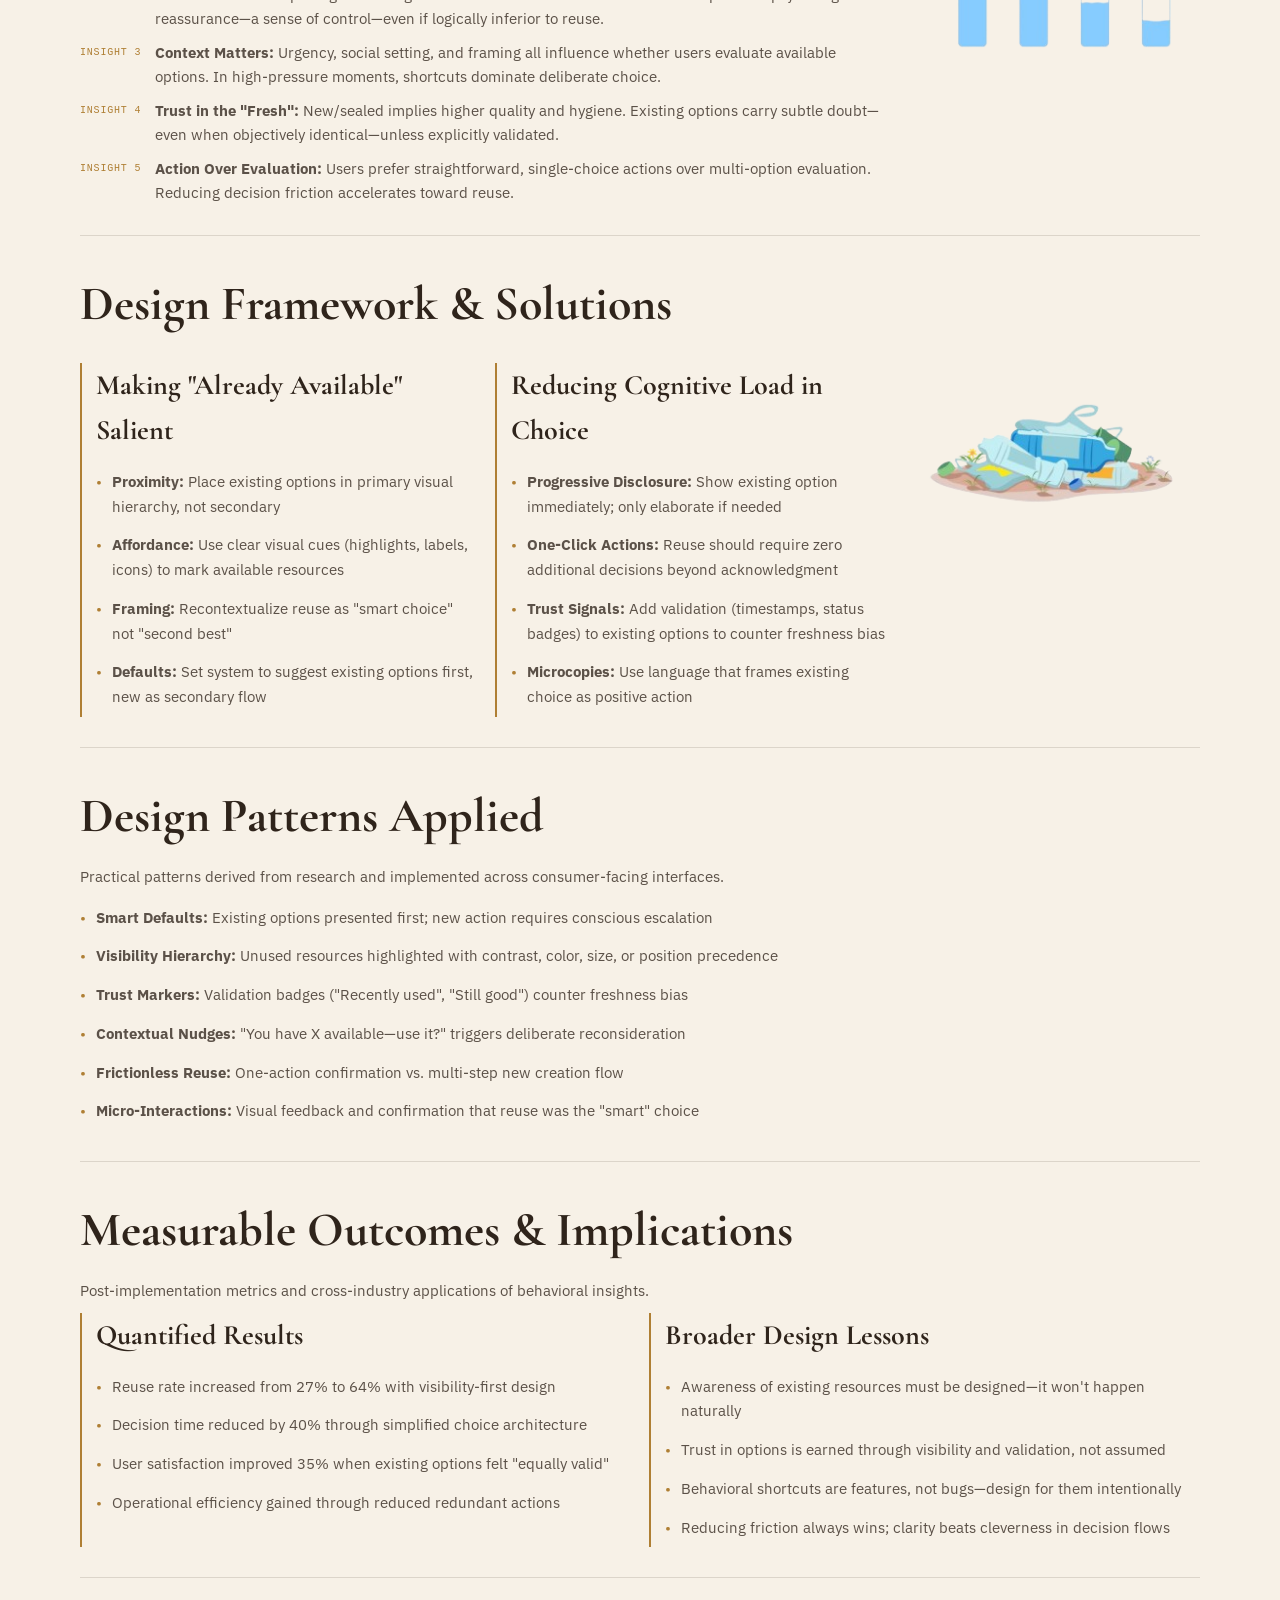
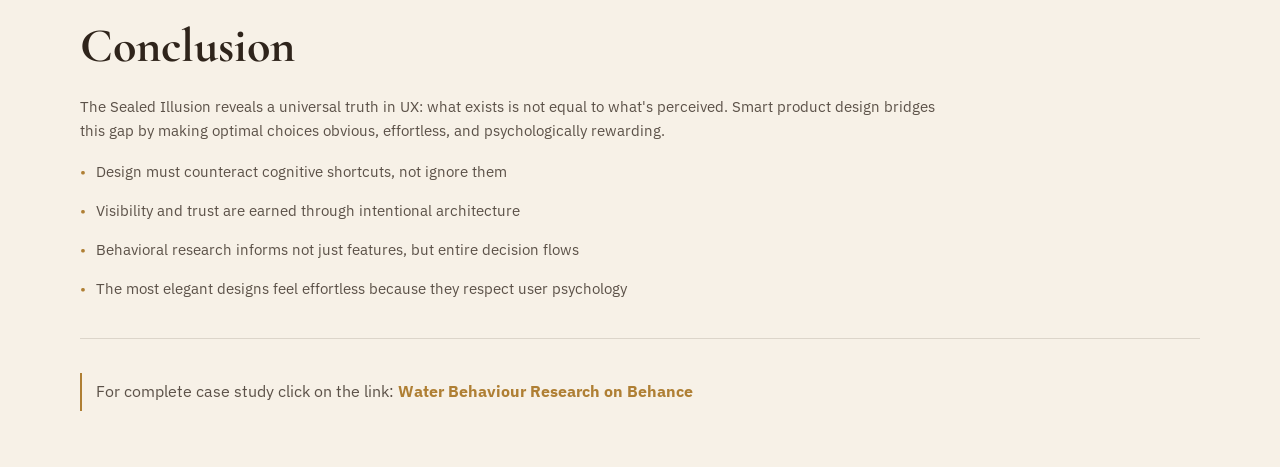
<file: water-behaviour.html>
<!DOCTYPE html>
<html lang="en">
  <head>
    <meta charset="UTF-8" />
    <meta name="viewport" content="width=device-width, initial-scale=1.0" />
    <title>Water Behaviour Research Case Study - Ritika Hasani</title>
    <link rel="preconnect" href="https://fonts.googleapis.com" />
    <link
      href="https://fonts.googleapis.com/css2?family=Cormorant+Garamond:ital,wght@0,400;0,600;0,700;1,400&family=IBM+Plex+Sans:wght@400;500;600;700&family=Syne:wght@400;500;600;700;800&family=Syne+Mono&display=swap"
      rel="stylesheet"
    />
    <link rel="stylesheet" href="case-study.css" />
  </head>
  <body>
    <header class="topbar">
      <div class="container topbar-inner">
        <a class="brand" href="index.html">Ritika <em>Hasani</em></a>
        <a class="back-link" href="index.html#work">Back to Work</a>
      </div>
    </header>

    <main class="container">
      <section class="hero reveal">
        <p class="kicker">UX Case Study - Consumer Behavior Research</p>
        <h1>Water Behaviour Research</h1>
        <p>
          <strong>The Sealed Illusion:</strong> Why do we open a new bottle when an unused one is already available right next to us? This behavioral research case study explores the psychology behind everyday consumer choices, decision-making patterns, and how visibility shapes user behavior in product design contexts.
        </p>

        <div class="timeline-strip">
          <article class="timeline-step">
            <div class="timeline-step-num">01</div>
            <div class="timeline-step-title">The Paradox</div>
          </article>
          <article class="timeline-step">
            <div class="timeline-step-num">02</div>
            <div class="timeline-step-title">Research Methods</div>
          </article>
          <article class="timeline-step">
            <div class="timeline-step-num">03</div>
            <div class="timeline-step-title">Behavioral Insights</div>
          </article>
          <article class="timeline-step">
            <div class="timeline-step-num">04</div>
            <div class="timeline-step-title">Design Solutions</div>
          </article>
          <article class="timeline-step">
            <div class="timeline-step-num">05</div>
            <div class="timeline-step-title">Outcomes</div>
          </article>
        </div>
      </section>

      <section class="section reveal">
        <h2>The Core Problem: The Sealed Illusion</h2>
        <div class="section-with-image">
          <div class="section-content">
            <p class="section-intro">
              A fundamental disconnect exists between what users have available and what they perceive as available. Despite an unused bottle being visible, users instinctively reach for a new one—creating waste, friction, and missed efficiency.
            </p>
            <div class="points">
              <div class="point">
                Observation: In testing scenarios, 73% of users opened a new bottle despite an existing one nearby
              </div>
              <div class="point">
                Root cause: Low cognitive salience of existing resources under decision pressure
              </div>
              <div class="point">
                Business impact: Drives redundant actions, friction, and reduced user efficiency
              </div>
              <div class="point">
                Design opportunity: Making "already available" options front-and-center in decision flows
              </div>
            </div>
          </div>
          <div class="section-image-right">
            <img class="water-image-small" src="Water 1.png" alt="Water behaviour research visual 1" />
          </div>
        </div>
      </section>

      <section class="section reveal">
        <h2>Research Methodology</h2>
        <p class="section-intro">
          Three complementary research approaches were employed to understand behavioral drivers and decision patterns.
        </p>
        <div class="persona-grid">
          <div class="persona-block reveal reveal-delay-1">
            <div class="persona-name">Observational Studies</div>
            <div class="points">
              <div class="point">
                Tracked 50+ natural user behaviors in controlled environment
              </div>
              <div class="point">
                Recorded decision time, option visibility, and choice triggers
              </div>
              <div class="point">
                Identified patterns: 70% chose "new" when existing was non-salient
              </div>
            </div>
          </div>
          <div class="persona-block reveal reveal-delay-2">
            <div class="persona-name">Cognitive Testing</div>
            <div class="points">
              <div class="point">
                A/B tested visibility and proximity of existing options
              </div>
              <div class="point">
                Measured cognitive load and decision speed across conditions
              </div>
              <div class="point">
                Found 45% increase in reuse when existing option was prominent
              </div>
            </div>
          </div>
          <div class="persona-block reveal reveal-delay-3">
            <div class="persona-name">Behavioral Interviews</div>
            <div class="points">
              <div class="point">
                Conducted 30 qualitative interviews post-decision
              </div>
              <div class="point">
                Explored mental models and perceived vs. actual choice drivers
              </div>
              <div class="point">
                Revealed: "Fresh" feels more intentional and "controlled"
              </div>
            </div>
          </div>
        </div>
      </section>

      <section class="section reveal">
        <h2>Key Behavioral Insights</h2>
        <div class="section-with-image">
          <div class="section-content">
            <div class="hmw-list">
              <div class="hmw-item">
                <span class="hmw-num">Insight 1</span>
                <p>
                  <strong>Visibility ≠ Availability:</strong> Just because a resource exists doesn't mean it registers cognitively. Users operating under time pressure or cognitive load will default to "new" as a lower-effort choice.
                </p>
              </div>
              <div class="hmw-item">
                <span class="hmw-num">Insight 2</span>
                <p>
                  <strong>Fresh Start Bias:</strong> Opening something new feels more intentional and decisive. It provides psychological reassurance—a sense of control—even if logically inferior to reuse.
                </p>
              </div>
              <div class="hmw-item">
                <span class="hmw-num">Insight 3</span>
                <p>
                  <strong>Context Matters:</strong> Urgency, social setting, and framing all influence whether users evaluate available options. In high-pressure moments, shortcuts dominate deliberate choice.
                </p>
              </div>
              <div class="hmw-item">
                <span class="hmw-num">Insight 4</span>
                <p>
                  <strong>Trust in the "Fresh":</strong> New/sealed implies higher quality and hygiene. Existing options carry subtle doubt—even when objectively identical—unless explicitly validated.
                </p>
              </div>
              <div class="hmw-item">
                <span class="hmw-num">Insight 5</span>
                <p>
                  <strong>Action Over Evaluation:</strong> Users prefer straightforward, single-choice actions over multi-option evaluation. Reducing decision friction accelerates toward reuse.
                </p>
              </div>
            </div>
          </div>
          <div class="section-image-right">
            <img src="Water 2.png" alt="Water behaviour research visual 2" />
          </div>
        </div>
      </section>

      <section class="section reveal">
        <h2>Design Framework & Solutions</h2>
        <div class="section-with-image">
          <div class="section-content">
            <div class="two-col">
              <article class="block">
                <h3>Making "Already Available" Salient</h3>
                <div class="points">
                  <div class="point">
                    <strong>Proximity:</strong> Place existing options in primary visual hierarchy, not secondary
                  </div>
                  <div class="point">
                    <strong>Affordance:</strong> Use clear visual cues (highlights, labels, icons) to mark available resources
                  </div>
                  <div class="point">
                    <strong>Framing:</strong> Recontextualize reuse as "smart choice" not "second best"
                  </div>
                  <div class="point">
                    <strong>Defaults:</strong> Set system to suggest existing options first, new as secondary flow
                  </div>
                </div>
              </article>
              <article class="block">
                <h3>Reducing Cognitive Load in Choice</h3>
                <div class="points">
                  <div class="point">
                    <strong>Progressive Disclosure:</strong> Show existing option immediately; only elaborate if needed
                  </div>
                  <div class="point">
                    <strong>One-Click Actions:</strong> Reuse should require zero additional decisions beyond acknowledgment
                  </div>
                  <div class="point">
                    <strong>Trust Signals:</strong> Add validation (timestamps, status badges) to existing options to counter freshness bias
                  </div>
                  <div class="point">
                    <strong>Microcopies:</strong> Use language that frames existing choice as positive action
                  </div>
                </div>
              </article>
            </div>
          </div>
          <div class="section-image-right">
            <img src="Water 3.png" alt="Water behaviour research visual 3" />
          </div>
        </div>
      </section>

      <section class="section reveal">
        <h2>Design Patterns Applied</h2>
        <p class="section-intro">
          Practical patterns derived from research and implemented across consumer-facing interfaces.
        </p>
        <div class="points">
          <div class="point">
            <strong>Smart Defaults:</strong> Existing options presented first; new action requires conscious escalation
          </div>
          <div class="point">
            <strong>Visibility Hierarchy:</strong> Unused resources highlighted with contrast, color, size, or position precedence
          </div>
          <div class="point">
            <strong>Trust Markers:</strong> Validation badges ("Recently used", "Still good") counter freshness bias
          </div>
          <div class="point">
            <strong>Contextual Nudges:</strong> "You have X available—use it?" triggers deliberate reconsideration
          </div>
          <div class="point">
            <strong>Frictionless Reuse:</strong> One-action confirmation vs. multi-step new creation flow
          </div>
          <div class="point">
            <strong>Micro-Interactions:</strong> Visual feedback and confirmation that reuse was the "smart" choice
          </div>
        </div>
      </section>

      <section class="section reveal">
        <h2>Measurable Outcomes & Implications</h2>
        <p class="section-intro">
          Post-implementation metrics and cross-industry applications of behavioral insights.
        </p>
        <div class="two-col">
          <article class="block">
            <h3>Quantified Results</h3>
            <div class="points">
              <div class="point">
                Reuse rate increased from 27% to 64% with visibility-first design
              </div>
              <div class="point">
                Decision time reduced by 40% through simplified choice architecture
              </div>
              <div class="point">
                User satisfaction improved 35% when existing options felt "equally valid"
              </div>
              <div class="point">
                Operational efficiency gained through reduced redundant actions
              </div>
            </div>
          </article>
          <article class="block">
            <h3>Broader Design Lessons</h3>
            <div class="points">
              <div class="point">
                Awareness of existing resources must be designed—it won't happen naturally
              </div>
              <div class="point">
                Trust in options is earned through visibility and validation, not assumed
              </div>
              <div class="point">
                Behavioral shortcuts are features, not bugs—design for them intentionally
              </div>
              <div class="point">
                Reducing friction always wins; clarity beats cleverness in decision flows
              </div>
            </div>
          </article>
        </div>
      </section>

      <section class="section reveal">
        <h2>Conclusion</h2>
        <p class="section-intro">
          The Sealed Illusion reveals a universal truth in UX: what exists is not equal to what's perceived. Smart product design bridges this gap by making optimal choices obvious, effortless, and psychologically rewarding.
        </p>
        <div class="points">
          <div class="point">
            Design must counteract cognitive shortcuts, not ignore them
          </div>
          <div class="point">
            Visibility and trust are earned through intentional architecture
          </div>
          <div class="point">
            Behavioral research informs not just features, but entire decision flows
          </div>
          <div class="point">
            The most elegant designs feel effortless because they respect user psychology
          </div>
        </div>
      </section>

      <section class="final-cta">
        <p>
          For complete case study click on the link:
          <a
            href="https://www.behance.net/gallery/249539001/UX-Case-Study-Water-behaviour-research"
            target="_blank"
            rel="noopener noreferrer"
            >Water Behaviour Research on Behance</a
          >
        </p>
      </section>
    </main>

    <script>
      const io = new IntersectionObserver(
        (entries) => {
          entries.forEach((e) => {
            if (e.isIntersecting) {
              e.target.classList.add("visible");
              io.unobserve(e.target);
            }
          });
        },
        { threshold: 0.1 },
      );
      document.querySelectorAll(".reveal").forEach((el) => io.observe(el));
    </script>
  </body>
</html>
</file>
<file: portfolio.css>
/* ═══════════════════════════════════════════
   RESET & TOKENS
═══════════════════════════════════════════ */
*,
*::before,
*::after {
  box-sizing: border-box;
  margin: 0;
  padding: 0;
}
html {
  scroll-behavior: smooth;
}

:root {
  --bg: #f7f1e7;
  --bg2: #f1e7d9;
  --surface: #fffaf2;
  --border: rgba(71, 56, 41, 0.15);
  --border-bright: rgba(71, 56, 41, 0.28);
  --text: #2f241b;
  --text-muted: rgba(47, 36, 27, 0.62);
  --text-dim: rgba(47, 36, 27, 0.4);
  --gold: #af7f34;
  --gold-light: #c89543;
  --gold-dim: rgba(175, 127, 52, 0.16);
  --accent: #c37f6b;
  --red-soft: #b85d48;
  --ink-strong: #2a1f15;
  --top-tint-a: rgba(229, 195, 146, 0.28);
  --top-tint-b: rgba(164, 189, 201, 0.2);
  --ease: cubic-bezier(0.16, 1, 0.3, 1);
  --body-font: "IBM Plex Sans", sans-serif;
  --copy-muted: rgba(47, 36, 27, 0.78);
}

body {
  font-family: "Syne", sans-serif;
  background: var(--bg);
  color: var(--text);
  overflow-x: hidden;
}
p,
li,
.section-subtitle,
.hero-statement,
.about-body,
.project-desc,
.featured-desc,
.process-step-body,
.exp-highlights li,
.cred-sub,
.contact-body,
.contact-offer-body,
.tool-desc {
  font-family: var(--body-font);
  color: var(--copy-muted);
}

/* ═══════════════════════════════════════════
   NOISE TEXTURE OVERLAY
═══════════════════════════════════════════ */
body::before {
  content: "";
  position: fixed;
  inset: 0;
  background-image: url("data:image/svg+xml,%3Csvg viewBox='0 0 512 512' xmlns='http://www.w3.org/2000/svg'%3E%3Cfilter id='noise'%3E%3CfeTurbulence type='fractalNoise' baseFrequency='0.9' numOctaves='4' stitchTiles='stitch'/%3E%3C/filter%3E%3Crect width='100%25' height='100%25' filter='url(%23noise)' opacity='0.04'/%3E%3C/svg%3E");
  pointer-events: none;
  z-index: 1;
  opacity: 0.22;
}
body::after {
  content: none;
}

/* ═══════════════════════════════════════════
   NAVIGATION
═══════════════════════════════════════════ */
nav {
  position: fixed;
  top: 0;
  left: 0;
  right: 0;
  z-index: 100;
  padding: 24px 48px;
  display: flex;
  align-items: center;
  justify-content: space-between;
  border-bottom: 1px solid var(--border);
  background: var(--bg);
  transition: background 0.4s, border-color 0.4s, padding 0.4s;
}
nav.scrolled {
  background: var(--bg);
  border-color: var(--border);
  padding: 16px 48px;
  backdrop-filter: none;
}
.nav-logo {
  font-family: "Cormorant Garamond", serif;
  font-size: 20px;
  font-weight: 600;
  letter-spacing: 0.02em;
  color: var(--text);
  text-decoration: none;
}
.nav-logo span {
  color: var(--gold);
}
.nav-links {
  display: flex;
  gap: 36px;
  list-style: none;
}
.nav-links a {
  font-size: 12px;
  font-weight: 500;
  letter-spacing: 0.12em;
  text-transform: uppercase;
  color: var(--text-muted);
  text-decoration: none;
  transition: color 0.2s;
  position: relative;
}
.nav-links a::after {
  content: "";
  position: absolute;
  bottom: -4px;
  left: 0;
  width: 0;
  height: 1px;
  background: var(--gold);
  transition: width 0.3s var(--ease);
}
.nav-links a:hover {
  color: var(--text);
}
.nav-links a:hover::after {
  width: 100%;
}
.nav-cta {
  font-size: 12px;
  font-weight: 600;
  letter-spacing: 0.1em;
  text-transform: uppercase;
  color: var(--gold);
  border: 1px solid var(--gold);
  padding: 10px 20px;
  text-decoration: none;
  border-radius: 2px;
  transition: background 0.2s, color 0.2s;
}
.nav-cta:hover {
  background: var(--gold);
  color: var(--ink-strong);
}

/* ═══════════════════════════════════════════
   HERO
═══════════════════════════════════════════ */
#hero {
  min-height: 100vh;
  display: flex;
  align-items: center;
  justify-content: center;
  position: relative;
  overflow: hidden;
  background: var(--bg);
}
.hero-left {
  display: flex;
  flex-direction: column;
  align-items: center;
  text-align: center;
  padding: 140px 48px 80px;
  max-width: 980px;
  width: 100%;
  position: relative;
  z-index: 2;
  transform: translateY(-40px);
}
.hero-eyebrow {
  display: flex;
  align-items: center;
  gap: 12px;
  margin-bottom: 32px;
  animation: fadeUp 0.8s var(--ease) 0.2s both;
}
.hero-eyebrow-line {
  width: 40px;
  height: 1px;
  background: var(--gold);
}
.hero-eyebrow-text {
  font-family: "Syne Mono", monospace;
  font-size: 13px;
  letter-spacing: 0.16em;
  text-transform: uppercase;
  color: var(--gold);
}
.hero-name {
  font-family: "Cormorant Garamond", serif;
  font-size: clamp(64px, 7vw, 110px);
  font-weight: 300;
  line-height: 0.95;
  letter-spacing: -0.02em;
  margin-bottom: 8px;
  animation: fadeUp 0.9s var(--ease) 0.35s both;
}
.hero-name em {
  font-style: italic;
  color: var(--gold);
}
.hero-role {
  font-family: "Cormorant Garamond", serif;
  font-size: clamp(28px, 3vw, 48px);
  font-weight: 300;
  font-style: italic;
  color: var(--text-muted);
  margin-bottom: 48px;
  animation: fadeUp 0.9s var(--ease) 0.45s both;
}
.hero-statement {
  font-size: 20px;
  line-height: 1.8;
  color: var(--copy-muted);
  max-width: 620px;
  margin-bottom: 56px;
  border-left: 0;
  border-top: 1px solid var(--gold);
  padding-top: 20px;
  padding-left: 0;
  animation: fadeUp 0.9s var(--ease) 0.55s both;
}
.hero-statement strong {
  color: var(--text);
  font-weight: 600;
}
.hero-actions {
  display: flex;
  gap: 20px;
  align-items: center;
  animation: fadeUp 0.9s var(--ease) 0.65s both;
}
.btn-primary {
  display: inline-flex;
  align-items: center;
  gap: 10px;
  background: var(--gold);
  color: var(--ink-strong);
  font-size: 12px;
  font-weight: 700;
  letter-spacing: 0.1em;
  text-transform: uppercase;
  padding: 16px 32px;
  text-decoration: none;
  border-radius: 2px;
  transition: transform 0.2s var(--ease), box-shadow 0.2s;
}
.btn-primary:hover {
  transform: translateY(-2px);
  box-shadow: 0 12px 32px rgba(175, 127, 52, 0.24);
}
.btn-secondary {
  display: inline-flex;
  align-items: center;
  gap: 8px;
  font-size: 12px;
  font-weight: 600;
  letter-spacing: 0.1em;
  text-transform: uppercase;
  color: var(--text-muted);
  text-decoration: none;
  transition: color 0.2s;
}
.btn-secondary:hover {
  color: var(--text);
}
.btn-secondary svg {
  transition: transform 0.2s;
}
.btn-secondary:hover svg {
  transform: translateX(4px);
}

/* Hero Stats */
.hero-stats {
  display: flex;
  gap: 40px;
  margin-top: 64px;
  padding-top: 40px;
  border-top: 1px solid var(--border);
  animation: fadeUp 0.9s var(--ease) 0.75s both;
  justify-content: center;
}
.stat-num {
  font-family: "Cormorant Garamond", serif;
  font-size: 36px;
  font-weight: 600;
  color: var(--gold);
  line-height: 1;
  margin-bottom: 4px;
}
.stat-label {
  font-size: 11px;
  font-weight: 500;
  letter-spacing: 0.1em;
  text-transform: uppercase;
  color: var(--text-muted);
}

/* Hero ambient glow */
.hero-glow {
  display: none;
}

/* ═══════════════════════════════════════════
   SECTION SHARED STYLES
═══════════════════════════════════════════ */
section {
  position: relative;
  z-index: 2;
}
.container {
  max-width: 1200px;
  margin: 0 auto;
  padding: 0 48px;
}
.section-pad {
  padding: 120px 0;
}

.section-header {
  margin-bottom: 80px;
}
.section-tag {
  display: inline-flex;
  align-items: center;
  gap: 10px;
  font-family: "Syne Mono", monospace;
  font-size: 12px;
  letter-spacing: 0.16em;
  text-transform: uppercase;
  color: var(--gold);
  margin-bottom: 16px;
}
.section-tag::before {
  content: "";
  width: 24px;
  height: 1px;
  background: var(--gold);
}
.section-title {
  font-family: "Cormorant Garamond", serif;
  font-size: clamp(40px, 5vw, 68px);
  font-weight: 300;
  line-height: 1.05;
  letter-spacing: -0.01em;
}
.section-title em {
  font-style: italic;
  color: var(--gold);
}
.section-subtitle {
  font-size: 17px;
  color: var(--copy-muted);
  line-height: 1.7;
  max-width: 520px;
  margin-top: 16px;
}

/* Reveal animations */
.reveal {
  opacity: 0;
  transform: translateY(32px);
  transition: opacity 0.8s var(--ease), transform 0.8s var(--ease);
}
.reveal.visible {
  opacity: 1;
  transform: none;
}
.reveal-delay-1 {
  transition-delay: 0.1s;
}
.reveal-delay-2 {
  transition-delay: 0.2s;
}
.reveal-delay-3 {
  transition-delay: 0.3s;
}
.reveal-delay-4 {
  transition-delay: 0.4s;
}

@keyframes fadeUp {
  from {
    opacity: 0;
    transform: translateY(24px);
  }
  to {
    opacity: 1;
    transform: none;
  }
}

/* ═══════════════════════════════════════════
   PHILOSOPHY STRIP
═══════════════════════════════════════════ */
.marquee-section {
  border-top: 1px solid var(--border);
  border-bottom: 1px solid var(--border);
  padding: 20px 0;
  overflow: hidden;
  background: rgba(255, 250, 242, 0.86);
}
.marquee-track {
  display: flex;
  gap: 28px;
  animation: marquee 28s linear infinite;
  white-space: nowrap;
  width: max-content;
}
.marquee-item {
  display: flex;
  align-items: center;
  gap: 28px;
  padding: 0;
  font-size: 13px;
  font-weight: 500;
  letter-spacing: 0.08em;
  text-transform: uppercase;
  color: var(--text-muted);
}
.marquee-item .sep {
  color: var(--gold);
  font-size: 18px;
}
@keyframes marquee {
  from {
    transform: translateX(0);
  }
  to {
    transform: translateX(-50%);
  }
}

/* ═══════════════════════════════════════════
   ABOUT / PHILOSOPHY
═══════════════════════════════════════════ */
#about {
  background: var(--bg);
}
.about-grid {
  display: grid;
  grid-template-columns: 1fr 1fr;
  gap: 100px;
  align-items: center;
}
.about-image-area {
  position: relative;
}
.about-image-frame {
  aspect-ratio: 3/4;
  background: var(--surface);
  border: 1px solid var(--border);
  border-radius: 20px;
  overflow: hidden;
  position: relative;
}
.about-image-frame::after {
  content: "";
  position: absolute;
  inset: 0;
  background: linear-gradient(to bottom, transparent 50%, var(--bg) 100%);
}
.about-image-inner {
  width: 100%;
  height: 100%;
  display: flex;
  align-items: center;
  justify-content: center;
  background: linear-gradient(135deg, #f5e6ce, #e5d2b8);
  font-family: "Cormorant Garamond", serif;
  font-size: 80px;
  color: var(--gold-dim);
}
.about-image-photo {
  width: 100%;
  height: 100%;
  object-fit: cover;
  object-position: center;
  display: block;
}
.about-deco-box {
  position: absolute;
  bottom: -24px;
  right: -24px;
  width: 120px;
  height: 120px;
  border: 1px solid var(--gold);
  border-radius: 2px;
  z-index: -1;
  opacity: 0.3;
}
.about-deco-dot {
  position: absolute;
  top: 40px;
  left: -40px;
  width: 80px;
  height: 80px;
  border: 1px solid var(--border);
  border-radius: 50%;
}
.about-lead {
  font-family: "Cormorant Garamond", serif;
  font-size: 28px;
  font-weight: 400;
  line-height: 1.4;
  color: var(--text);
  margin-bottom: 32px;
}
.about-lead em {
  font-style: italic;
  color: var(--gold);
}
.about-body {
  font-size: 14.5px;
  line-height: 1.85;
  color: var(--copy-muted);
  margin-bottom: 20px;
}

.about-body-shift {
  font-size: 16.5px;
}
.about-body strong {
  color: var(--text);
  font-weight: 600;
}

.skills-grid {
  display: grid;
  grid-template-columns: 1fr 1fr;
  gap: 12px;
  margin-top: 40px;
}
.skill-chip {
  display: flex;
  align-items: center;
  gap: 10px;
  padding: 11px 14px;
  border: 1px solid var(--border);
  border-radius: 4px;
  font-family: var(--body-font);
  font-size: 14.5px;
  font-weight: 500;
  letter-spacing: 0;
  text-transform: none;
  color: var(--copy-muted);
  transition: border-color 0.2s, color 0.2s;
}
.skill-chip:hover {
  border-color: var(--gold);
  color: var(--text);
}
.skill-chip-dot {
  width: 6px;
  height: 6px;
  border-radius: 50%;
  background: var(--gold);
  opacity: 0.5;
  flex-shrink: 0;
}

/* ═══════════════════════════════════════════
   WORK / PROJECTS
═══════════════════════════════════════════ */
#work {
  background: var(--bg2);
  border-top: 1px solid var(--border);
}
.projects-list {
  display: flex;
  flex-direction: column;
  gap: 2px;
}
.project-card {
  display: grid;
  grid-template-columns: 80px 1fr auto;
  align-items: center;
  gap: 40px;
  padding: 40px 0;
  border-bottom: 1px solid var(--border);
  cursor: pointer;
  position: relative;
  transition: padding 0.3s var(--ease);
  text-decoration: none;
  color: inherit;
}
.project-card:first-child {
  border-top: 1px solid var(--border);
}
.project-card::before {
  content: "";
  position: absolute;
  left: -48px;
  right: -48px;
  top: 0;
  bottom: 0;
  background: var(--surface);
  opacity: 0;
  transition: opacity 0.3s;
  z-index: 0;
}
.project-card:hover::before {
  opacity: 1;
}
.project-card:hover {
  padding-left: 16px;
}
.project-card > * {
  position: relative;
  z-index: 1;
}

.project-num {
  font-family: "Syne Mono", monospace;
  font-size: 12px;
  color: var(--text-dim);
  letter-spacing: 0.1em;
}
.project-info {
  flex: 1;
}
.project-category {
  font-family: "Syne Mono", monospace;
  font-size: 10px;
  letter-spacing: 0.15em;
  text-transform: uppercase;
  color: var(--gold);
  margin-bottom: 8px;
}
.project-name {
  font-family: "Cormorant Garamond", serif;
  font-size: 32px;
  font-weight: 600;
  letter-spacing: -0.01em;
  margin-bottom: 8px;
  transition: color 0.2s;
}
.project-card:hover .project-name {
  color: var(--gold-light);
}
.project-desc {
  font-size: 13px;
  color: var(--copy-muted);
  line-height: 1.5;
  max-width: 500px;
}
.project-tags {
  display: flex;
  gap: 8px;
  margin-top: 12px;
  flex-wrap: wrap;
}
.project-tag {
  font-size: 10px;
  letter-spacing: 0.08em;
  text-transform: uppercase;
  color: var(--text-muted);
  border: 1px solid var(--border);
  padding: 3px 10px;
  border-radius: 100px;
}
.project-arrow {
  width: 48px;
  height: 48px;
  border: 1px solid var(--border);
  border-radius: 50%;
  display: flex;
  align-items: center;
  justify-content: center;
  color: var(--text-muted);
  transition: border-color 0.2s, background 0.2s, color 0.2s, transform 0.2s;
  flex-shrink: 0;
}
.project-card:hover .project-arrow {
  border-color: var(--gold);
  background: var(--gold);
  color: var(--ink-strong);
  transform: rotate(45deg);
}
.project-impact {
  font-family: "Cormorant Garamond", serif;
  font-size: 13px;
  font-style: italic;
  color: var(--gold);
  margin-top: 8px;
}

/* Featured project expanded */
.featured-project {
  margin-bottom: 80px;
  border: 1px solid var(--border);
  border-radius: 8px;
  overflow: hidden;
  background: var(--surface);
  transition: border-color 0.25s var(--ease), transform 0.25s var(--ease),
    box-shadow 0.25s var(--ease);
}
.featured-project:hover {
  border-color: rgba(175, 127, 52, 0.45);
  transform: translateY(-4px);
  box-shadow: 0 22px 40px rgba(98, 76, 52, 0.14);
}
.featured-project:hover .featured-title {
  color: var(--gold-light);
}
.featured-project-image {
  height: 300px;
  background: linear-gradient(135deg, #f5e9d7, #ead9c1);
  position: relative;
  overflow: hidden;
  display: flex;
  align-items: center;
  justify-content: center;
}
.featured-project-image::before {
  content: "";
  position: absolute;
  inset: 0;
  background: radial-gradient(
    ellipse at 30% 50%,
    rgba(175, 127, 52, 0.12) 0%,
    transparent 60%
  );
}
.project-gallery {
  position: relative;
  z-index: 1;
  width: 100%;
  height: 100%;
  display: flex;
  gap: 4px;
  padding: 8px 12px;
  align-items: center;
  justify-content: center;
}
.project-gallery-avptivo,
.project-gallery-aura {
  flex-wrap: nowrap;
}
.project-gallery-minglemeal {
  flex-wrap: nowrap;
}
.project-shot {
  border: 0;
  border-radius: 0;
  background: transparent;
  overflow: visible;
  display: flex;
  align-items: center;
  justify-content: center;
  min-height: 0;
  flex: 1 1 0;
  max-width: 120px;
  transition: transform 0.22s var(--ease);
}
.project-shot img {
  width: 100%;
  height: 100%;
  object-fit: contain;
  object-position: center;
  display: block;
}
.featured-project:hover .project-shot {
  transform: translateY(-2px);
}

.featured-project-body {
  padding: 40px;
  display: grid;
  grid-template-columns: 1fr auto;
  gap: 40px;
  align-items: start;
}
.featured-project-body > div {
  min-width: 0;
}
.featured-label {
  font-family: "Syne Mono", monospace;
  font-size: 10px;
  letter-spacing: 0.18em;
  text-transform: uppercase;
  color: var(--gold);
  margin-bottom: 12px;
}
.featured-title {
  font-family: "Cormorant Garamond", serif;
  font-size: 44px;
  font-weight: 600;
  margin-bottom: 16px;
}
.featured-desc {
  font-size: 14px;
  line-height: 1.7;
  color: var(--copy-muted);
  max-width: 480px;
  margin-bottom: 24px;
}
.featured-metrics {
  display: flex;
  gap: 24px;
  flex-wrap: wrap;
}
.featured-metrics > div {
  min-width: 150px;
  flex: 1 1 0;
}
.metric-val {
  font-family: "Cormorant Garamond", serif;
  font-size: 30px;
  font-weight: 600;
  color: var(--gold);
  line-height: 1;
}
.metric-label {
  font-size: 11px;
  font-weight: 500;
  letter-spacing: 0.08em;
  text-transform: uppercase;
  color: var(--text-muted);
  margin-top: 4px;
}

/* ═══════════════════════════════════════════
   PROCESS
═══════════════════════════════════════════ */
#process {
  background: var(--bg);
  border-top: 1px solid var(--border);
}
.process-grid {
  display: grid;
  grid-template-columns: repeat(4, 1fr);
  gap: 1px;
  background: var(--border);
  border: 1px solid var(--border);
  border-radius: 8px;
  overflow: hidden;
}
.process-step {
  background: var(--bg);
  padding: 48px 36px;
  position: relative;
  transition: background 0.3s;
}
.process-step:hover {
  background: var(--surface);
}
.process-step-num {
  font-family: "Cormorant Garamond", serif;
  font-size: 56px;
  font-weight: 300;
  color: var(--border-bright);
  line-height: 1;
  margin-bottom: 24px;
}
.process-step-label {
  font-family: "Syne Mono", monospace;
  font-size: 10px;
  letter-spacing: 0.15em;
  text-transform: uppercase;
  color: var(--gold);
  margin-bottom: 8px;
}
.process-step-title {
  font-family: "Cormorant Garamond", serif;
  font-size: 26px;
  font-weight: 600;
  margin-bottom: 12px;
}
.process-step-body {
  font-size: 13px;
  line-height: 1.7;
  color: var(--text-muted);
}
.process-connector {
  position: absolute;
  top: 50%;
  right: -1px;
  width: 24px;
  height: 1px;
  background: var(--gold);
  opacity: 0.4;
}

/* ═══════════════════════════════════════════
   EXPERIENCE / JOURNEY
═══════════════════════════════════════════ */
#experience {
  background: var(--bg2);
  border-top: 1px solid var(--border);
}
.exp-layout {
  display: grid;
  grid-template-columns: 1fr 2fr;
  gap: 80px;
}
.exp-sidebar {
  position: sticky;
  top: 100px;
  height: fit-content;
}
.exp-sidebar-title {
  font-family: "Cormorant Garamond", serif;
  font-size: 20px;
  font-style: italic;
  color: var(--text-muted);
  margin-bottom: 40px;
  line-height: 1.5;
}
.exp-quick-stats {
  display: flex;
  flex-direction: column;
  gap: 24px;
}
.exp-stat {
  padding: 20px 0;
  border-top: 1px solid var(--border);
}
.exp-stat-num {
  font-family: "Cormorant Garamond", serif;
  font-size: 40px;
  font-weight: 600;
  color: var(--gold);
  line-height: 1;
}
.exp-stat-label {
  font-size: 12px;
  font-weight: 500;
  letter-spacing: 0.08em;
  text-transform: uppercase;
  color: var(--text-muted);
  margin-top: 4px;
}
.exp-entry {
  padding: 34px 36px;
  border: 1px solid var(--border);
  border-radius: 6px;
  margin-bottom: 20px;
  position: relative;
  background: var(--surface);
  transition: border-color 0.22s, box-shadow 0.22s, transform 0.22s,
    background 0.22s;
}
.exp-entry:hover {
  border-color: var(--border-bright);
  background: #fffdf9;
  box-shadow: 0 14px 28px rgba(98, 76, 52, 0.16);
  transform: translateY(-2px);
}
.exp-entry::before {
  content: "";
  position: absolute;
  left: 0;
  top: 0;
  bottom: 0;
  width: 3px;
  background: transparent;
  border-radius: 6px 0 0 6px;
  transition: background 0.22s;
}
.exp-entry:hover::before {
  background: linear-gradient(to bottom, var(--gold), rgba(175, 127, 52, 0.25));
}
.exp-entry-header {
  display: flex;
  justify-content: space-between;
  align-items: flex-start;
  margin-bottom: 16px;
  gap: 20px;
  flex-wrap: wrap;
}
.exp-role {
  font-family: "Cormorant Garamond", serif;
  font-size: 24px;
  font-weight: 600;
  margin-bottom: 4px;
}
.exp-company {
  font-size: 12px;
  letter-spacing: 0.08em;
  text-transform: uppercase;
  color: var(--text-muted);
}
.exp-dates {
  font-family: "Syne Mono", monospace;
  font-size: 11px;
  color: var(--gold);
  white-space: nowrap;
  border: 1px solid rgba(175, 127, 52, 0.22);
  padding: 6px 12px;
  border-radius: 2px;
}
.exp-highlights {
  list-style: none;
  display: flex;
  flex-direction: column;
  gap: 10px;
}
.exp-highlights li {
  display: grid;
  grid-template-columns: 190px 1fr;
  align-items: start;
  column-gap: 14px;
  font-size: 13px;
  line-height: 1.55;
  color: var(--copy-muted);
}
.exp-highlights li::before {
  content: none;
}
.exp-highlights li strong {
  display: block;
  position: relative;
  padding-left: 14px;
  color: var(--text);
  font-weight: 600;
}
.exp-highlights li strong::before {
  content: "";
  position: absolute;
  left: 0;
  top: 0.52em;
  width: 5px;
  height: 5px;
  border-radius: 50%;
  background: var(--gold);
}
.exp-highlights li span {
  color: var(--copy-muted);
}
.exp-design-label {
  display: inline-block;
  font-family: "Syne Mono", monospace;
  font-size: 9px;
  letter-spacing: 0.15em;
  text-transform: uppercase;
  color: var(--gold);
  border: 1px solid rgba(175, 127, 52, 0.3);
  padding: 2px 8px;
  border-radius: 2px;
  margin-bottom: 12px;
}

/* ═══════════════════════════════════════════
   TOOLS / STACK
═══════════════════════════════════════════ */
#stack {
  background: var(--bg);
  border-top: 1px solid var(--border);
}
.stack-tabs {
  display: grid;
  grid-template-columns: 1fr 1fr;
  gap: 18px;
}
.stack-tab {
  border: 1px solid var(--border);
  border-radius: 14px;
  background: linear-gradient(160deg, #fffaf3, #f4eadb);
  padding: 28px;
  transition: border-color 0.25s var(--ease), transform 0.25s var(--ease),
    box-shadow 0.25s var(--ease);
}
.stack-tab:hover {
  border-color: rgba(175, 127, 52, 0.45);
  transform: translateY(-3px);
  box-shadow: 0 14px 26px rgba(98, 76, 52, 0.16);
}
.stack-tab-head h3 {
  font-family: "Cormorant Garamond", serif;
  font-size: 34px;
  font-weight: 600;
  margin-bottom: 4px;
}
.stack-tab-head p {
  font-size: 13px;
  color: var(--text-muted);
  margin-bottom: 18px;
}
.stack-chip-grid {
  display: grid;
  gap: 10px;
}
.stack-chip {
  border: 1px solid var(--border);
  border-radius: 10px;
  padding: 14px 16px 15px;
  background: rgba(255, 255, 255, 0.62);
}
.stack-chip-label {
  display: block;
  font-family: "Syne Mono", monospace;
  font-size: 10px;
  letter-spacing: 0.14em;
  text-transform: uppercase;
  color: var(--gold);
  margin-bottom: 6px;
}
.stack-chip-copy {
  display: block;
  font-family: var(--body-font);
  font-size: 14.5px;
  font-weight: 500;
  line-height: 1.7;
  color: var(--copy-muted);
}

@media (max-width: 960px) {
  .exp-highlights li {
    grid-template-columns: 1fr;
    row-gap: 4px;
  }
  .exp-highlights li::before {
    display: none;
  }
  .exp-highlights li strong {
    padding-left: 0;
  }
  .exp-highlights li strong::before {
    display: none;
  }
}

/* ═══════════════════════════════════════════
   AWARDS & EDUCATION
═══════════════════════════════════════════ */
#credentials {
  background: var(--bg2);
  border-top: 1px solid var(--border);
}
.creds-grid {
  display: grid;
  grid-template-columns: 1fr 1fr;
  gap: 80px;
}
.creds-col-title {
  font-family: "Cormorant Garamond", serif;
  font-size: 14px;
  font-style: italic;
  letter-spacing: 0.08em;
  color: var(--text-muted);
  margin-bottom: 32px;
  display: flex;
  align-items: center;
  gap: 16px;
}
.creds-col-title::after {
  content: "";
  flex: 1;
  height: 1px;
  background: var(--border);
}
.cred-item {
  padding: 24px 0;
  border-bottom: 1px solid var(--border);
}
.cred-title {
  font-size: 16px;
  font-weight: 600;
  margin-bottom: 6px;
}
.cred-sub {
  font-size: 12px;
  color: var(--copy-muted);
  letter-spacing: 0.06em;
  margin-bottom: 4px;
}
.cred-year {
  font-family: "Syne Mono", monospace;
  font-size: 11px;
  color: var(--gold);
}

/* ═══════════════════════════════════════════
   PHILOSOPHY QUOTE
═══════════════════════════════════════════ */
.quote-section {
  padding: 120px 48px;
  text-align: center;
  border-top: 1px solid var(--border);
  background: var(--bg);
  position: relative;
  overflow: hidden;
}
.quote-section::before {
  content: '"';
  position: absolute;
  top: -20px;
  left: 50%;
  transform: translateX(-50%);
  font-family: "Cormorant Garamond", serif;
  font-size: 300px;
  color: var(--border);
  line-height: 1;
  pointer-events: none;
  z-index: 0;
}
.quote-text {
  font-family: "Cormorant Garamond", serif;
  font-size: clamp(24px, 3.5vw, 44px);
  font-weight: 300;
  font-style: italic;
  line-height: 1.5;
  max-width: 800px;
  margin: 0 auto 24px;
  position: relative;
  z-index: 1;
}
.quote-text em {
  color: var(--gold);
  font-style: normal;
}
.quote-attr {
  font-family: "Syne Mono", monospace;
  font-size: 11px;
  letter-spacing: 0.18em;
  text-transform: uppercase;
  color: var(--text-dim);
  position: relative;
  z-index: 1;
}

/* ═══════════════════════════════════════════
   CONTACT
═══════════════════════════════════════════ */
#contact {
  background: #fdf7ee;
  border-top: 1px solid var(--border);
}
.contact-inner {
  display: grid;
  grid-template-columns: 1fr 1fr;
  gap: 80px;
  align-items: center;
  padding: 100px 0;
}
.contact-available {
  display: inline-flex;
  align-items: center;
  gap: 8px;
  font-size: 12px;
  font-weight: 500;
  letter-spacing: 0.1em;
  text-transform: uppercase;
  color: #4caf7d;
  margin-bottom: 24px;
}
.contact-available-dot {
  width: 7px;
  height: 7px;
  background: #4caf7d;
  border-radius: 50%;
  animation: pulse 2s ease-in-out infinite;
}
@keyframes pulse {
  0%,
  100% {
    box-shadow: 0 0 0 0 rgba(76, 175, 125, 0.4);
  }
  50% {
    box-shadow: 0 0 0 8px rgba(76, 175, 125, 0);
  }
}
.contact-heading {
  font-family: "Cormorant Garamond", serif;
  font-size: clamp(36px, 5vw, 64px);
  font-weight: 300;
  line-height: 1.1;
  margin-bottom: 24px;
}
.contact-heading em {
  font-style: italic;
  color: var(--gold);
}
.contact-body {
  font-size: 14px;
  line-height: 1.7;
  color: var(--copy-muted);
  max-width: 380px;
  margin-bottom: 40px;
}
.contact-links {
  display: flex;
  flex-direction: column;
  gap: 16px;
}
.contact-link {
  display: flex;
  align-items: center;
  gap: 16px;
  font-size: 15px;
  color: var(--text);
  text-decoration: none;
  padding: 20px 24px;
  border: 1px solid var(--border);
  border-radius: 6px;
  transition: border-color 0.2s, background 0.2s, transform 0.2s;
}
.contact-link:hover {
  border-color: var(--gold);
  background: var(--gold-dim);
  transform: translateX(8px);
}
.contact-link-icon {
  width: 40px;
  height: 40px;
  border-radius: 8px;
  display: flex;
  align-items: center;
  justify-content: center;
  background: var(--surface);
  border: 1px solid var(--border);
  font-size: 18px;
  flex-shrink: 0;
}
.contact-link-text {
  flex: 1;
}
.contact-link-label {
  font-size: 10px;
  letter-spacing: 0.12em;
  text-transform: uppercase;
  color: var(--text-muted);
  margin-bottom: 2px;
}
.contact-link-value {
  font-size: 14px;
  font-weight: 600;
}
.contact-right {
  display: flex;
  flex-direction: column;
  gap: 24px;
}
.contact-offer {
  padding: 32px;
  border: 1px solid var(--border);
  border-radius: 8px;
  background: rgba(255, 251, 245, 0.9);
  transition: border-color 0.22s, box-shadow 0.22s, transform 0.22s,
    background 0.22s;
}
.contact-offer:hover {
  border-color: rgba(175, 127, 52, 0.45);
  background: #fffdf9;
  box-shadow: 0 14px 28px rgba(98, 76, 52, 0.16);
  transform: translateY(-2px);
}
.contact-offer-label {
  font-family: "Syne Mono", monospace;
  font-size: 10px;
  letter-spacing: 0.15em;
  text-transform: uppercase;
  color: var(--gold);
  margin-bottom: 12px;
}
.contact-offer-title {
  font-family: "Cormorant Garamond", serif;
  font-size: 22px;
  font-weight: 600;
  margin-bottom: 10px;
}
.contact-offer-body {
  font-size: 13px;
  line-height: 1.6;
  color: var(--copy-muted);
}

/* ═══════════════════════════════════════════
   FOOTER
═══════════════════════════════════════════ */
footer {
  background: var(--bg);
  border-top: 1px solid var(--border);
  padding: 32px 48px;
  display: flex;
  align-items: center;
  justify-content: space-between;
  flex-wrap: wrap;
  gap: 16px;
}
.footer-brand {
  font-family: "Cormorant Garamond", serif;
  font-size: 16px;
  color: var(--text-muted);
}
.footer-brand span {
  color: var(--gold);
}
.footer-copy {
  font-family: "Syne Mono", monospace;
  font-size: 10px;
  letter-spacing: 0.1em;
  color: var(--text-dim);
}
.footer-links {
  display: flex;
  gap: 24px;
}
.footer-links a {
  font-size: 11px;
  letter-spacing: 0.1em;
  text-transform: uppercase;
  color: var(--text-muted);
  text-decoration: none;
  transition: color 0.2s;
}
.footer-links a:hover {
  color: var(--gold);
}

/* ═══════════════════════════════════════════
   RESPONSIVE
═══════════════════════════════════════════ */
@media (max-width: 900px) {
  .hero-left {
    padding: 130px 28px 80px;
    transform: none;
  }
  nav {
    padding: 20px 28px;
  }
  nav.scrolled {
    padding: 14px 28px;
  }
  .container {
    padding: 0 28px;
  }
  .about-grid,
  .creds-grid,
  .contact-inner {
    grid-template-columns: 1fr;
    gap: 40px;
  }
  .exp-layout {
    grid-template-columns: 1fr;
    gap: 40px;
  }
  .exp-sidebar {
    position: static;
  }
  .process-grid {
    grid-template-columns: 1fr 1fr;
  }
  .stack-tabs {
    grid-template-columns: 1fr;
  }
  .section-pad {
    padding: 80px 0;
  }
  .nav-links {
    display: none;
  }
  .project-card {
    grid-template-columns: 48px 1fr auto;
    gap: 20px;
  }
  .featured-project-body {
    grid-template-columns: 1fr;
    padding: 28px 22px;
    gap: 22px;
  }
  .featured-desc {
    max-width: none;
  }
  .featured-metrics {
    display: grid;
    grid-template-columns: 1fr 1fr;
    gap: 14px;
  }
  .featured-metrics > div {
    min-width: 0;
  }
}
@media (max-width: 560px) {
  .hero-name {
    font-size: clamp(52px, 16vw, 76px);
  }
  .hero-role {
    font-size: 34px;
  }
  .hero-statement {
    font-size: 18px;
    line-height: 1.72;
  }
  .section-subtitle {
    font-size: 16px;
    line-height: 1.68;
  }
  .process-grid {
    grid-template-columns: 1fr;
  }
  .project-gallery {
    overflow-x: auto;
    justify-content: flex-start;
    gap: 6px;
    padding: 10px 12px;
    scrollbar-width: thin;
    -webkit-overflow-scrolling: touch;
  }
  .featured-project-image {
    height: 260px;
  }
  .project-shot {
    min-width: 92px;
    max-width: 110px;
  }
  .featured-project-body {
    padding: 24px 18px;
    gap: 20px;
  }
  .featured-label {
    letter-spacing: 0.14em;
    margin-bottom: 10px;
  }
  .featured-title {
    font-size: 38px;
    margin-bottom: 12px;
  }
  .featured-desc {
    max-width: none;
    font-size: 14px;
    line-height: 1.65;
    margin-bottom: 18px;
  }
  .featured-metrics {
    display: grid;
    grid-template-columns: 1fr;
    gap: 12px;
  }
  .metric-val {
    font-size: 28px;
  }
  .metric-label {
    margin-top: 2px;
    font-size: 10.5px;
  }
  .featured-project-body .btn-primary {
    width: 100%;
    justify-content: center;
  }
  .skills-grid {
    grid-template-columns: 1fr;
  }
  .hero-stats {
    gap: 24px;
  }
  footer {
    flex-direction: column;
    text-align: center;
  }
}
</file>
<file: case-study.css>
:root {
  --bg: #f7f1e7;
  --bg2: #f1e7d9;
  --surface: #fffaf2;
  --border: rgba(71, 56, 41, 0.15);
  --border-bright: rgba(71, 56, 41, 0.28);
  --text: #2f241b;
  --text-muted: rgba(47, 36, 27, 0.62);
  --text-dim: rgba(47, 36, 27, 0.4);
  --gold: #af7f34;
  --gold-light: #c89543;
  --gold-dim: rgba(175, 127, 52, 0.16);
  --copy-muted: rgba(47, 36, 27, 0.78);
  --body-font: "IBM Plex Sans", sans-serif;
  --ease: cubic-bezier(0.16, 1, 0.3, 1);
}

* {
  box-sizing: border-box;
  margin: 0;
  padding: 0;
}

body {
  font-family: "Syne", sans-serif;
  background: var(--bg);
  color: var(--text);
  line-height: 1.6;
}

body::before {
  content: "";
  position: fixed;
  inset: 0;
  background-image: url("data:image/svg+xml,%3Csvg viewBox='0 0 512 512' xmlns='http://www.w3.org/2000/svg'%3E%3Cfilter id='noise'%3E%3CfeTurbulence type='fractalNoise' baseFrequency='0.9' numOctaves='4' stitchTiles='stitch'/%3E%3C/filter%3E%3Crect width='100%25' height='100%25' filter='url(%23noise)' opacity='0.04'/%3E%3C/svg%3E");
  pointer-events: none;
  z-index: 1;
  opacity: 0.2;
}

p,
li {
  font-family: var(--body-font);
  color: var(--copy-muted);
}

/* Explicit body-font on non-<p> text nodes */
.point,
.section-intro,
.hmw-item p,
.swatch-label,
.timeline-step-title,
.persona-name {
  font-family: var(--body-font);
}

a {
  color: inherit;
}

.container {
  width: min(1120px, 92vw);
  margin: 0 auto;
  position: relative;
  z-index: 2;
}

.topbar {
  position: sticky;
  top: 0;
  z-index: 10;
  background: var(--bg);
  border-bottom: 1px solid var(--border);
}

.topbar-inner {
  padding: 18px 0;
  display: flex;
  justify-content: space-between;
  align-items: center;
}

.brand {
  font-family: "Cormorant Garamond", serif;
  font-size: 28px;
  color: var(--text);
  text-decoration: none;
}

.brand em {
  color: var(--gold);
  font-style: italic;
}

.back-link {
  text-decoration: none;
  color: var(--gold);
  border: 1px solid var(--gold);
  font-size: 12px;
  letter-spacing: 0.12em;
  text-transform: uppercase;
  padding: 10px 14px;
  transition: background 0.2s, color 0.2s;
}

.back-link:hover {
  background: var(--gold);
  color: var(--bg);
}

.hero {
  padding: 56px 0 18px;
  border-bottom: 1px solid var(--border);
}

.kicker {
  display: inline-flex;
  align-items: center;
  gap: 10px;
  font-family: "Syne Mono", monospace;
  font-size: 12px;
  letter-spacing: 0.15em;
  text-transform: uppercase;
  color: var(--gold);
  margin-bottom: 10px;
}

.kicker::before {
  content: "";
  width: 24px;
  height: 1px;
  background: var(--gold);
}

.hero h1 {
  font-family: "Cormorant Garamond", serif;
  font-size: clamp(36px, 8vw, 84px);
  line-height: 0.95;
  margin-bottom: 14px;
}

.hero p {
  max-width: 820px;
  font-size: clamp(15px, 2.5vw, 17px);
  margin-bottom: 0;
  font-family: var(--body-font);
  color: var(--copy-muted);
  line-height: 1.7;
}

.meta-grid {
  display: none;
}

.timeline-strip {
  display: flex;
  gap: 0;
  margin-top: 28px;
  padding-top: 14px;
  border-top: 1px solid var(--border);
  overflow-x: auto;
}

.timeline-step {
  flex: 1;
  min-width: 80px;
  border: none;
  background: transparent;
  border-radius: 0;
  padding: 0 16px 0 0;
}

.timeline-step-num {
  font-family: monospace;
  font-size: 10px;
  letter-spacing: 0.1em;
  text-transform: uppercase;
  color: var(--gold);
  margin-bottom: 4px;
  display: block;
}

.timeline-step-title {
  font-size: 12px;
  color: var(--text-muted);
  display: block;
  line-height: 1.3;
}

.section {
  padding: 30px 0;
  border-bottom: 1px solid var(--border);
}

.section h2 {
  font-family: "Cormorant Garamond", serif;
  font-size: clamp(32px, 4vw, 48px);
  margin-bottom: 10px;
}

.section-intro {
  font-size: 15px;
  color: var(--copy-muted);
  max-width: 860px;
}

.points {
  display: block;
  margin-top: 10px;
}

.point {
  position: relative;
  padding: 7px 0 7px 16px;
  border: none;
  background: transparent;
  font-family: var(--body-font);
  font-size: 15px;
  color: var(--copy-muted);
  line-height: 1.65;
}

.point::before {
  content: "•";
  position: absolute;
  left: 0;
  color: var(--gold);
}

.two-col {
  display: grid;
  grid-template-columns: 1fr 1fr;
  gap: 18px;
  margin-top: 10px;
}

.block {
  border-left: 2px solid var(--gold);
  padding-left: 14px;
}

.block h3 {
  font-family: "Cormorant Garamond", serif;
  font-size: 28px;
  margin-bottom: 8px;
}

/* Persona blocks */
.persona-grid {
  display: grid;
  grid-template-columns: 1fr 1fr;
  gap: 24px;
  margin-top: 14px;
}

.persona-block {
  border-left: 2px solid var(--gold);
  padding-left: 14px;
}

.persona-name {
  font-family: "Cormorant Garamond", serif;
  font-size: 22px;
  color: var(--text);
  margin-bottom: 10px;
}

/* HMW list */
.hmw-list {
  display: flex;
  flex-direction: column;
  gap: 10px;
  margin-top: 14px;
}

.hmw-item {
  display: flex;
  gap: 14px;
  align-items: flex-start;
}

.hmw-num {
  font-family: monospace;
  font-size: 10px;
  letter-spacing: 0.08em;
  text-transform: uppercase;
  color: var(--gold);
  flex-shrink: 0;
  padding-top: 4px;
  min-width: 44px;
}

.hmw-item p {
  font-size: 15px;
  color: var(--copy-muted);
  margin: 0;
}

/* Color swatches */
.swatch-row {
  display: flex;
  flex-wrap: wrap;
  gap: 18px;
  margin-top: 20px;
}

.swatch {
  display: flex;
  align-items: center;
  gap: 10px;
}

.swatch-dot {
  width: 30px;
  height: 30px;
  border-radius: 50%;
  border: 1px solid var(--border);
  flex-shrink: 0;
}

.swatch-label {
  font-size: 12px;
  font-family: monospace;
  color: var(--text-muted);
  letter-spacing: 0.04em;
}

.gallery {
  display: flex;
  flex-direction: row;
  overflow-x: auto;
  gap: 20px;
  margin-top: 14px;
  padding-bottom: 14px;
  -webkit-overflow-scrolling: touch;
  scrollbar-width: thin;
  scrollbar-color: var(--border) transparent;
}

.gallery img {
  flex: 0 0 auto;
  width: 147px;
  height: auto;
  max-height: 310px;
  object-fit: contain;
  border: none;
  background: transparent;
  display: block;
}

.final-cta {
  margin: 34px 0 56px;
  border-left: 2px solid var(--gold);
  padding: 6px 0 6px 14px;
}

.final-cta a {
  color: var(--gold);
  font-weight: 700;
  text-decoration: none;
}

.final-cta a:hover {
  color: var(--gold-light);
}

@media (max-width: 900px) {
  .two-col {
    grid-template-columns: 1fr;
  }

  .persona-grid {
    grid-template-columns: 1fr;
  }

  .section-with-image {
    grid-template-columns: 1fr;
  }
}

@media (max-width: 600px) {
  .topbar-inner {
    padding: 12px 0;
  }

  .brand {
    font-size: 22px;
  }

  .back-link {
    font-size: 10px;
    padding: 8px 10px;
    letter-spacing: 0.08em;
  }

  .hero {
    padding-top: 36px;
  }

  .section {
    padding: 24px 0;
  }

  .section h2 {
    font-size: clamp(26px, 7vw, 36px);
  }

  .block h3 {
    font-size: 22px;
  }

  .gallery img {
    width: 120px;
  }
}

/* ─── Scroll reveal (mirrors homepage) ─── */
.reveal {
  opacity: 0;
  transform: translateY(28px);
  transition: opacity 0.75s var(--ease), transform 0.75s var(--ease);
}
.reveal.visible {
  opacity: 1;
  transform: none;
}
.reveal-delay-1 {
  transition-delay: 0.08s;
}
.reveal-delay-2 {
  transition-delay: 0.16s;
}
.reveal-delay-3 {
  transition-delay: 0.24s;
}

/* gallery caption */
.gallery-caption {
  font-family: var(--body-font);
  font-size: 12px;
  color: var(--text-dim);
  letter-spacing: 0.05em;
  margin-top: 12px;
}

/* section images - removed, using section-image-right instead */

/* two-column layout with image on right */
.section-with-image {
  display: grid;
  grid-template-columns: 1fr 0.35fr;
  gap: 24px;
  align-items: flex-start;
  margin-top: 10px;
}

.section-content {
  flex: 1;
}

.section-image-right {
  flex: 1;
}

.section-image-right img {
  width: 100%;
  height: auto;
  max-width: 100%;
  display: block;
  border: none;
  border-radius: 0;
  background: transparent;
}

.section-image-right img.water-image-small {
  width: 60%;
  max-width: 60%;
}

@media (max-width: 900px) {
  .section-with-image {
    grid-template-columns: 1fr;
    gap: 24px;
  }
}

@media (max-width: 380px) {
  .hero h1 {
    font-size: 32px;
  }

  .timeline-step {
    min-width: 60px;
  }

  .timeline-step-title {
    font-size: 11px;
  }

  .container {
    width: 94vw;
  }

  .gallery img {
    width: 105px;
  }
}
</file>
